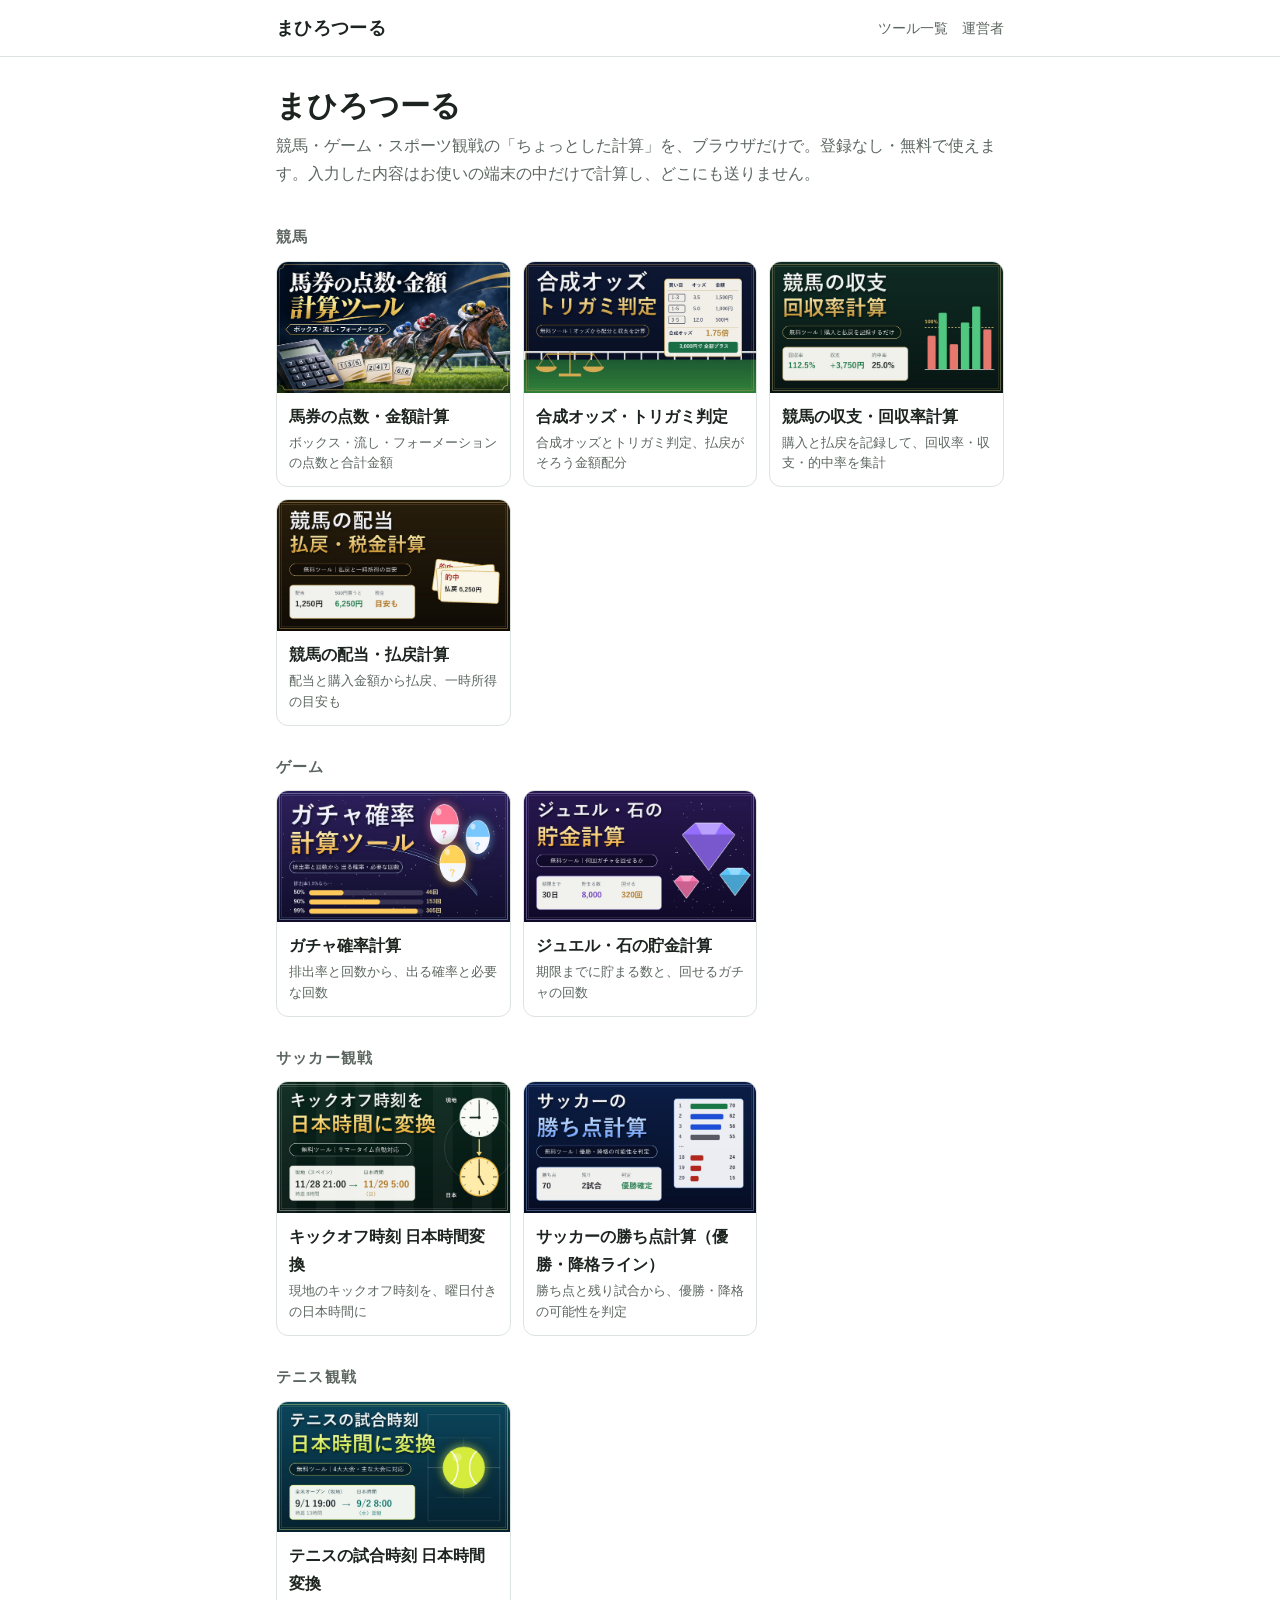
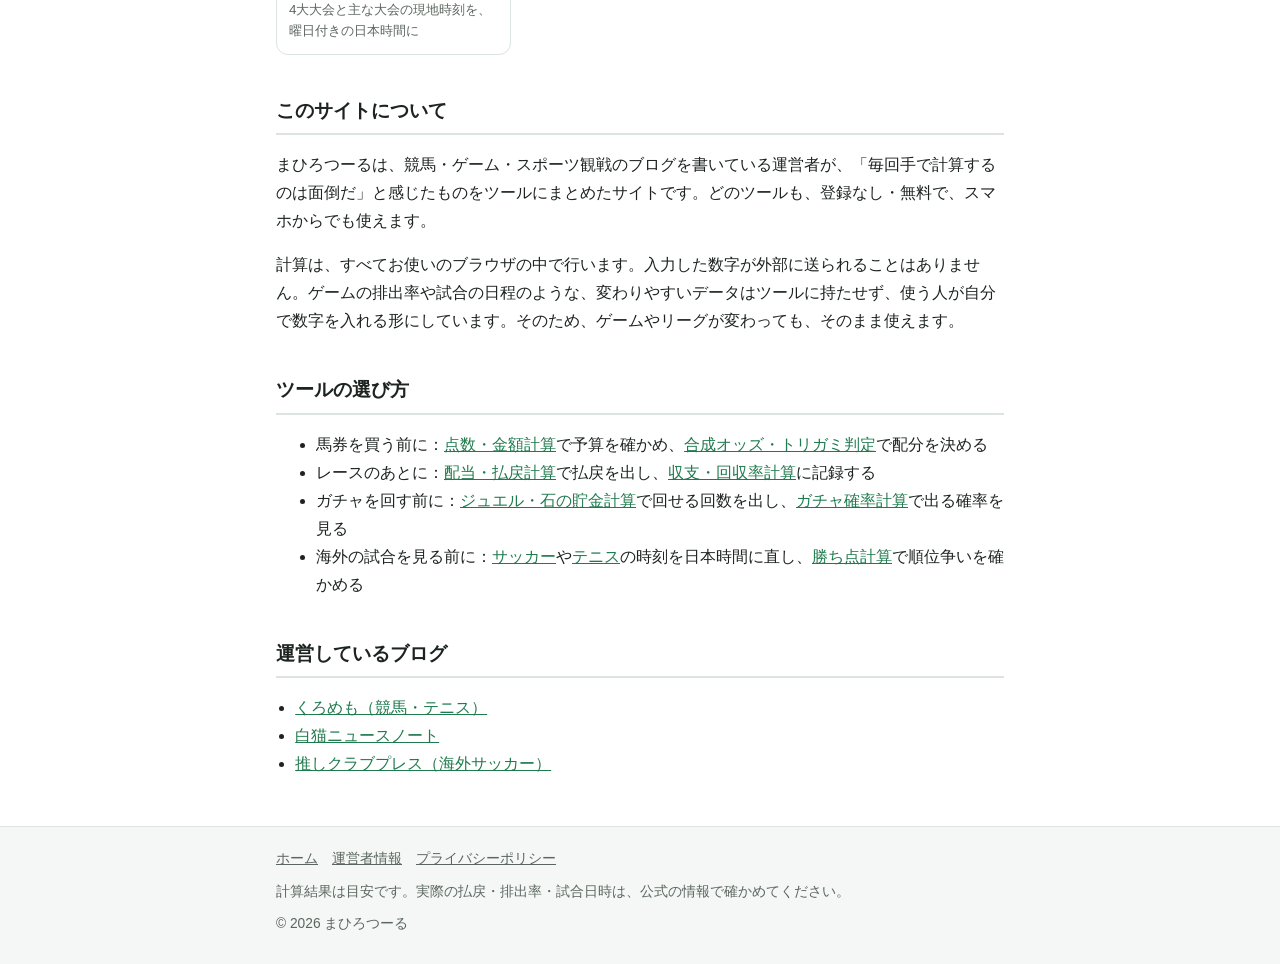
<file: index.html>
<!doctype html><html lang="ja"><head><meta charset="utf-8"><meta name="viewport" content="width=device-width,initial-scale=1"><title>まひろつーる</title><meta name="description" content="競馬・ゲーム・スポーツ観戦の「ちょっとした計算」を、ブラウザだけで。登録なし・無料の計算ツール集です。"><link rel="canonical" href="https://mahirotools.com/"><meta property="og:title" content="まひろつーる"><meta property="og:description" content="競馬・ゲーム・スポーツ観戦の「ちょっとした計算」を、ブラウザだけで。登録なし・無料の計算ツール集です。"><meta property="og:url" content="https://mahirotools.com/"><meta property="og:site_name" content="まひろつーる"><meta property="og:type" content="website"><meta name="twitter:card" content="summary_large_image"><meta property="og:image" content="https://mahirotools.com/img/bakken-tensu.jpg"><link rel="stylesheet" href="./style.css"><link rel="icon" href="./favicon.svg" type="image/svg+xml"><script async src="https://www.googletagmanager.com/gtag/js?id=G-DVRD8E0BH7"></script><script>window.dataLayer=window.dataLayer||[];function gtag(){dataLayer.push(arguments);}gtag('js',new Date());gtag('config','G-DVRD8E0BH7');</script><script async src="https://pagead2.googlesyndication.com/pagead/js/adsbygoogle.js?client=ca-pub-7625080695161072" crossorigin="anonymous"></script><script type="application/ld+json">{"@context": "https://schema.org", "@type": "WebSite", "name": "まひろつーる", "url": "https://mahirotools.com/", "inLanguage": "ja"}</script></head><body><header class="site"><div class="wrap"><a class="logo" href="./">まひろつーる</a><nav><a href="./#tools">ツール一覧</a><a href="./about/">運営者</a></nav></div></header><main class="wrap"><section class="hero"><h1>まひろつーる</h1><p>競馬・ゲーム・スポーツ観戦の「ちょっとした計算」を、ブラウザだけで。登録なし・無料で使えます。入力した内容はお使いの端末の中だけで計算し、どこにも送りません。</p></section><div id="tools"><section class="group"><h2>競馬</h2><div class="cards"><a class="card" href="bakken-tensu/"><img src="img/bakken-tensu.jpg" alt="" width="1200" height="675" loading="lazy"><b>馬券の点数・金額計算</b><span>ボックス・流し・フォーメーションの点数と合計金額</span></a><a class="card" href="gousei-odds/"><img src="img/gousei-odds.jpg" alt="" width="1200" height="675" loading="lazy"><b>合成オッズ・トリガミ判定</b><span>合成オッズとトリガミ判定、払戻がそろう金額配分</span></a><a class="card" href="keiba-shushi/"><img src="img/keiba-shushi.jpg" alt="" width="1200" height="675" loading="lazy"><b>競馬の収支・回収率計算</b><span>購入と払戻を記録して、回収率・収支・的中率を集計</span></a><a class="card" href="keiba-haitou/"><img src="img/keiba-haitou.jpg" alt="" width="1200" height="675" loading="lazy"><b>競馬の配当・払戻計算</b><span>配当と購入金額から払戻、一時所得の目安も</span></a></div></section><section class="group"><h2>ゲーム</h2><div class="cards"><a class="card" href="gacha-kakuritsu/"><img src="img/gacha-kakuritsu.jpg" alt="" width="1200" height="675" loading="lazy"><b>ガチャ確率計算</b><span>排出率と回数から、出る確率と必要な回数</span></a><a class="card" href="jewel-chokin/"><img src="img/jewel-chokin.jpg" alt="" width="1200" height="675" loading="lazy"><b>ジュエル・石の貯金計算</b><span>期限までに貯まる数と、回せるガチャの回数</span></a></div></section><section class="group"><h2>サッカー観戦</h2><div class="cards"><a class="card" href="kickoff-jst/"><img src="img/kickoff-jst.jpg" alt="" width="1200" height="675" loading="lazy"><b>キックオフ時刻 日本時間変換</b><span>現地のキックオフ時刻を、曜日付きの日本時間に</span></a><a class="card" href="soccer-kachiten/"><img src="img/soccer-kachiten.jpg" alt="" width="1200" height="675" loading="lazy"><b>サッカーの勝ち点計算（優勝・降格ライン）</b><span>勝ち点と残り試合から、優勝・降格の可能性を判定</span></a></div></section><section class="group"><h2>テニス観戦</h2><div class="cards"><a class="card" href="tennis-jst/"><img src="img/tennis-jst.jpg" alt="" width="1200" height="675" loading="lazy"><b>テニスの試合時刻 日本時間変換</b><span>4大大会と主な大会の現地時刻を、曜日付きの日本時間に</span></a></div></section></div><h2>このサイトについて</h2><p>まひろつーるは、競馬・ゲーム・スポーツ観戦のブログを書いている運営者が、「毎回手で計算するのは面倒だ」と感じたものをツールにまとめたサイトです。どのツールも、登録なし・無料で、スマホからでも使えます。</p><p>計算は、すべてお使いのブラウザの中で行います。入力した数字が外部に送られることはありません。ゲームの排出率や試合の日程のような、変わりやすいデータはツールに持たせず、使う人が自分で数字を入れる形にしています。そのため、ゲームやリーグが変わっても、そのまま使えます。</p><h2>ツールの選び方</h2><ul><li>馬券を買う前に：<a href="bakken-tensu/">点数・金額計算</a>で予算を確かめ、<a href="gousei-odds/">合成オッズ・トリガミ判定</a>で配分を決める</li><li>レースのあとに：<a href="keiba-haitou/">配当・払戻計算</a>で払戻を出し、<a href="keiba-shushi/">収支・回収率計算</a>に記録する</li><li>ガチャを回す前に：<a href="jewel-chokin/">ジュエル・石の貯金計算</a>で回せる回数を出し、<a href="gacha-kakuritsu/">ガチャ確率計算</a>で出る確率を見る</li><li>海外の試合を見る前に：<a href="kickoff-jst/">サッカー</a>や<a href="tennis-jst/">テニス</a>の時刻を日本時間に直し、<a href="soccer-kachiten/">勝ち点計算</a>で順位争いを確かめる</li></ul><h2>運営しているブログ</h2><ul class="blogs"><li><a href="https://kuromemo.blog.jp/">くろめも（競馬・テニス）</a></li><li><a href="https://whitechatnoir680yen.blog.jp/">白猫ニュースノート</a></li><li><a href="https://mahiro13th.com/">推しクラブプレス（海外サッカー）</a></li></ul></main><footer class="site"><div class="wrap"><a href="./">ホーム</a><a href="./about/">運営者情報</a><a href="./privacy/">プライバシーポリシー</a><p>計算結果は目安です。実際の払戻・排出率・試合日時は、公式の情報で確かめてください。</p><p>© 2026 まひろつーる</p></div></footer></body></html>
</file>
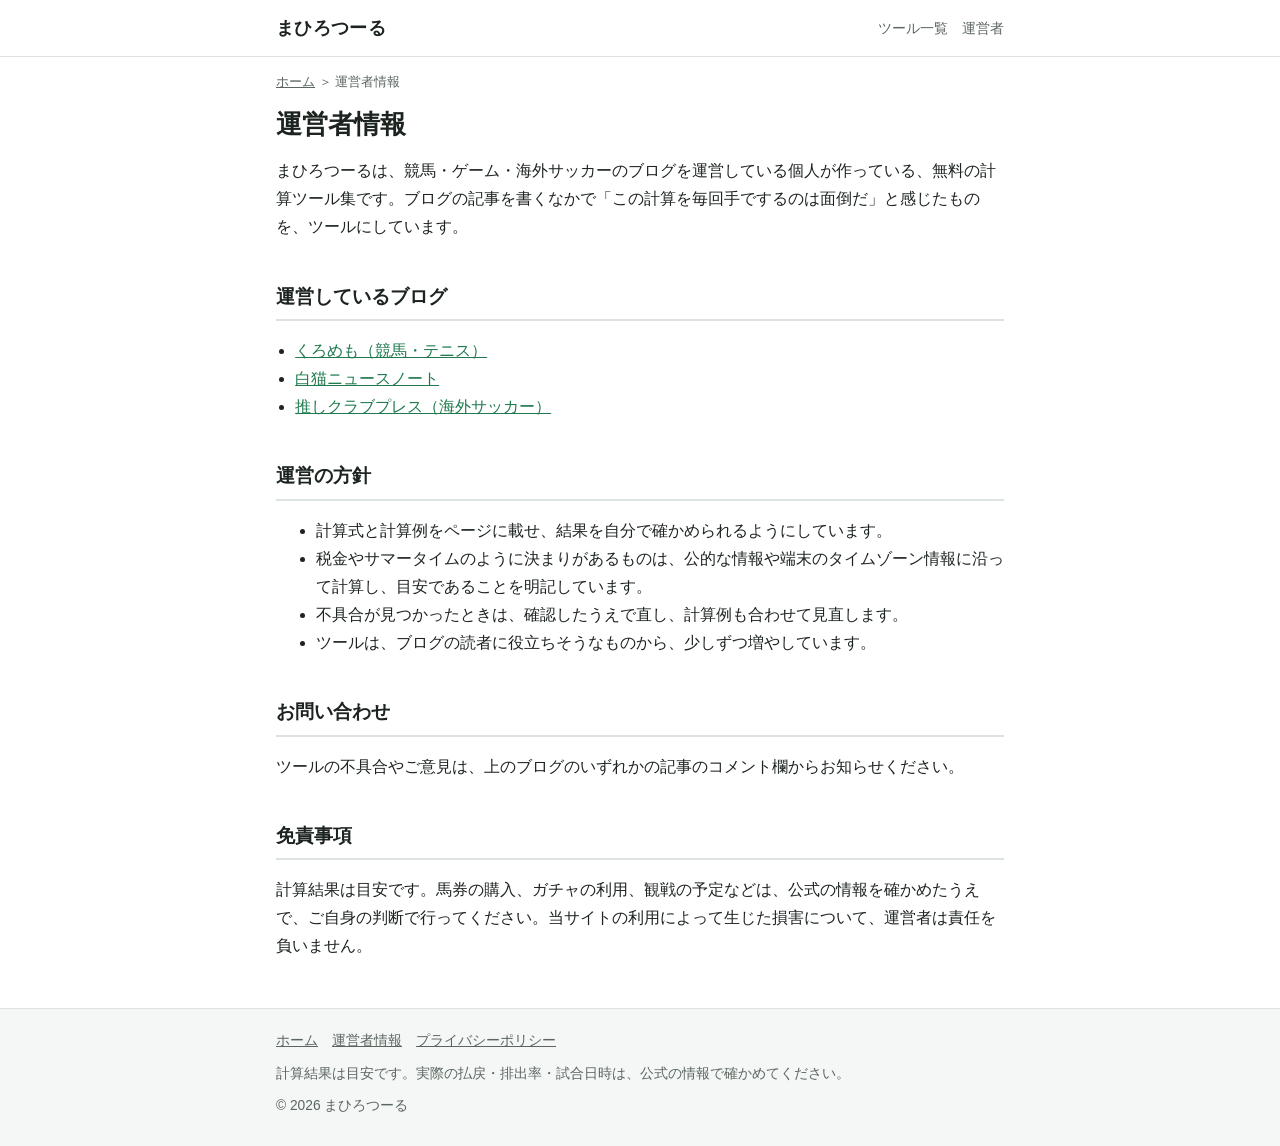
<file: about/index.html>
<!doctype html><html lang="ja"><head><meta charset="utf-8"><meta name="viewport" content="width=device-width,initial-scale=1"><title>運営者情報｜まひろつーる</title><meta name="description" content="まひろつーるの運営者情報と免責事項です。"><link rel="canonical" href="https://mahirotools.com/about/"><meta property="og:title" content="運営者情報｜まひろつーる"><meta property="og:description" content="まひろつーるの運営者情報と免責事項です。"><meta property="og:url" content="https://mahirotools.com/about/"><meta property="og:site_name" content="まひろつーる"><meta property="og:type" content="website"><meta name="twitter:card" content="summary_large_image"><link rel="stylesheet" href="../style.css"><link rel="icon" href="../favicon.svg" type="image/svg+xml"><script async src="https://www.googletagmanager.com/gtag/js?id=G-DVRD8E0BH7"></script><script>window.dataLayer=window.dataLayer||[];function gtag(){dataLayer.push(arguments);}gtag('js',new Date());gtag('config','G-DVRD8E0BH7');</script><script async src="https://pagead2.googlesyndication.com/pagead/js/adsbygoogle.js?client=ca-pub-7625080695161072" crossorigin="anonymous"></script></head><body><header class="site"><div class="wrap"><a class="logo" href="../">まひろつーる</a><nav><a href="../#tools">ツール一覧</a><a href="../about/">運営者</a></nav></div></header><main class="wrap"><p class="crumb"><a href="../">ホーム</a> ＞ 運営者情報</p><h1>運営者情報</h1><p>まひろつーるは、競馬・ゲーム・海外サッカーのブログを運営している個人が作っている、無料の計算ツール集です。ブログの記事を書くなかで「この計算を毎回手でするのは面倒だ」と感じたものを、ツールにしています。</p><h2>運営しているブログ</h2><ul class="blogs"><li><a href="https://kuromemo.blog.jp/">くろめも（競馬・テニス）</a></li><li><a href="https://whitechatnoir680yen.blog.jp/">白猫ニュースノート</a></li><li><a href="https://mahiro13th.com/">推しクラブプレス（海外サッカー）</a></li></ul><h2>運営の方針</h2><ul><li>計算式と計算例をページに載せ、結果を自分で確かめられるようにしています。</li><li>税金やサマータイムのように決まりがあるものは、公的な情報や端末のタイムゾーン情報に沿って計算し、目安であることを明記しています。</li><li>不具合が見つかったときは、確認したうえで直し、計算例も合わせて見直します。</li><li>ツールは、ブログの読者に役立ちそうなものから、少しずつ増やしています。</li></ul><h2>お問い合わせ</h2><p>ツールの不具合やご意見は、上のブログのいずれかの記事のコメント欄からお知らせください。</p><h2>免責事項</h2><p>計算結果は目安です。馬券の購入、ガチャの利用、観戦の予定などは、公式の情報を確かめたうえで、ご自身の判断で行ってください。当サイトの利用によって生じた損害について、運営者は責任を負いません。</p></main><footer class="site"><div class="wrap"><a href="../">ホーム</a><a href="../about/">運営者情報</a><a href="../privacy/">プライバシーポリシー</a><p>計算結果は目安です。実際の払戻・排出率・試合日時は、公式の情報で確かめてください。</p><p>© 2026 まひろつーる</p></div></footer></body></html>
</file>
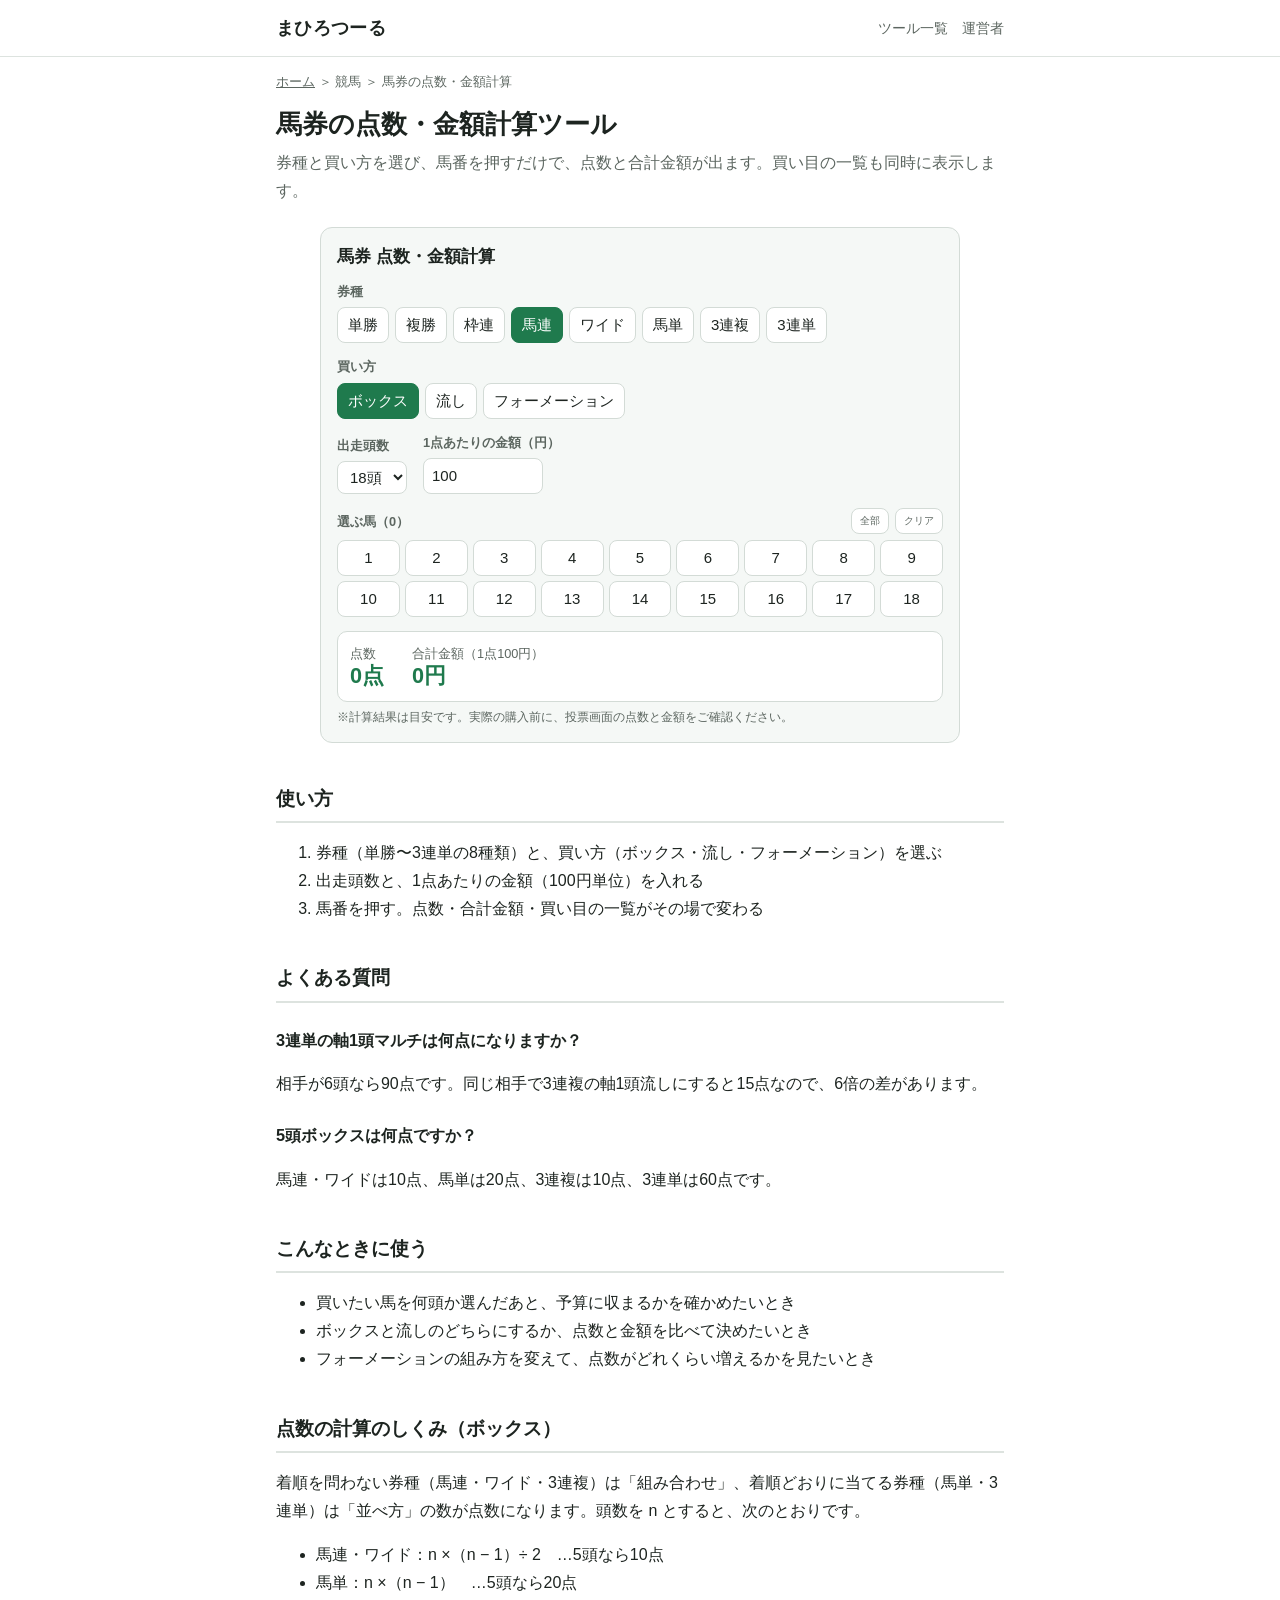
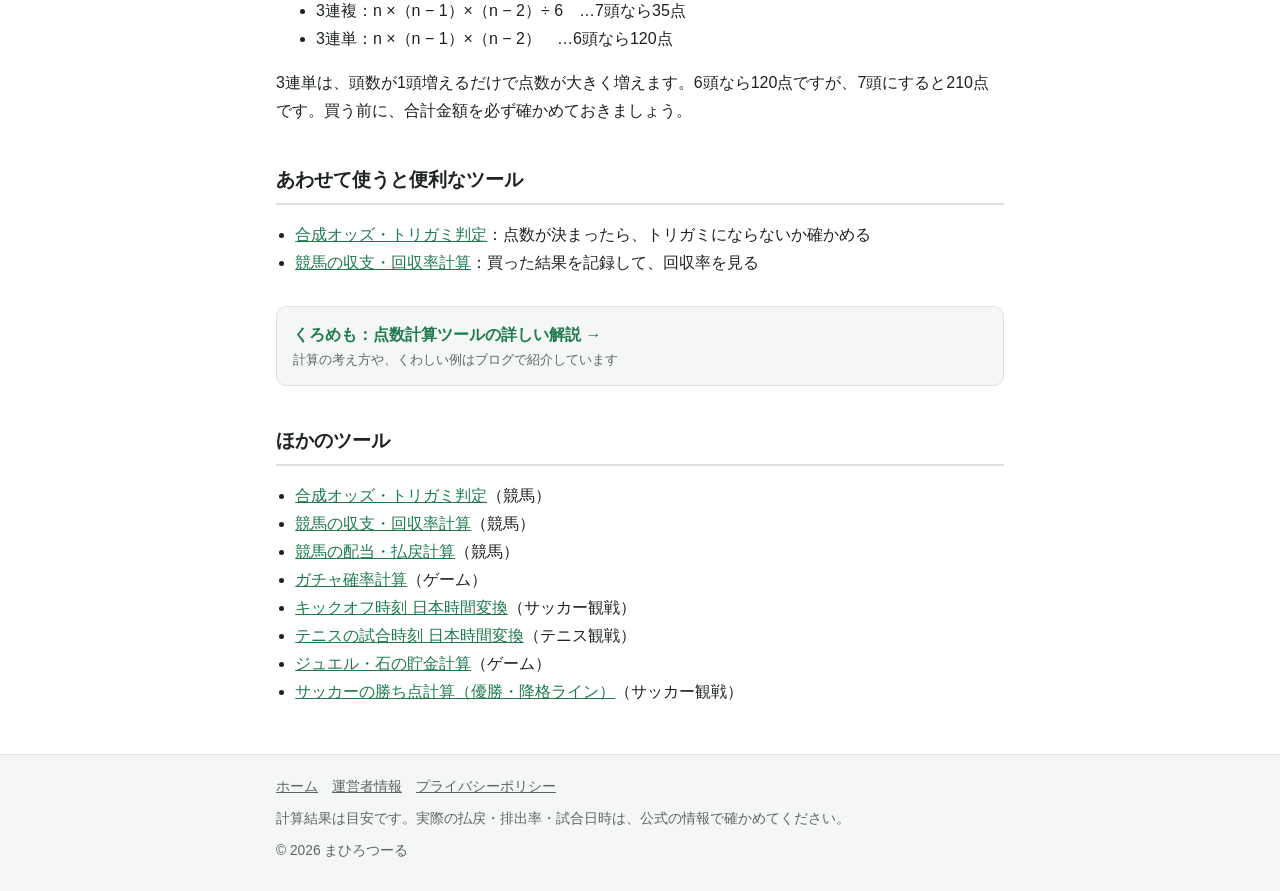
<file: bakken-tensu/index.html>
<!doctype html><html lang="ja"><head><meta charset="utf-8"><meta name="viewport" content="width=device-width,initial-scale=1"><title>馬券の点数・金額計算ツール｜まひろつーる</title><meta name="description" content="ボックス・流し・フォーメーションの点数と合計金額を、馬番を選ぶだけで計算する無料ツール。買い目の一覧も表示します。"><link rel="canonical" href="https://mahirotools.com/bakken-tensu/"><meta property="og:title" content="馬券の点数・金額計算ツール｜まひろつーる"><meta property="og:description" content="ボックス・流し・フォーメーションの点数と合計金額を、馬番を選ぶだけで計算する無料ツール。買い目の一覧も表示します。"><meta property="og:url" content="https://mahirotools.com/bakken-tensu/"><meta property="og:site_name" content="まひろつーる"><meta property="og:type" content="website"><meta name="twitter:card" content="summary_large_image"><meta property="og:image" content="https://mahirotools.com/img/bakken-tensu.jpg"><link rel="stylesheet" href="../style.css"><link rel="icon" href="../favicon.svg" type="image/svg+xml"><script async src="https://www.googletagmanager.com/gtag/js?id=G-DVRD8E0BH7"></script><script>window.dataLayer=window.dataLayer||[];function gtag(){dataLayer.push(arguments);}gtag('js',new Date());gtag('config','G-DVRD8E0BH7');</script><script async src="https://pagead2.googlesyndication.com/pagead/js/adsbygoogle.js?client=ca-pub-7625080695161072" crossorigin="anonymous"></script><script type="application/ld+json">{"@context": "https://schema.org", "@type": "WebApplication", "name": "馬券の点数・金額計算ツール", "description": "ボックス・流し・フォーメーションの点数と合計金額を、馬番を選ぶだけで計算する無料ツール。買い目の一覧も表示します。", "applicationCategory": "UtilitiesApplication", "operatingSystem": "Any", "inLanguage": "ja", "url": "https://mahirotools.com/bakken-tensu/", "offers": {"@type": "Offer", "price": "0", "priceCurrency": "JPY"}}</script></head><body><header class="site"><div class="wrap"><a class="logo" href="../">まひろつーる</a><nav><a href="../#tools">ツール一覧</a><a href="../about/">運営者</a></nav></div></header><main class="wrap"><p class="crumb"><a href="../">ホーム</a> ＞ 競馬 ＞ 馬券の点数・金額計算</p><h1>馬券の点数・金額計算ツール</h1><p class="lead">券種と買い方を選び、馬番を押すだけで、点数と合計金額が出ます。買い目の一覧も同時に表示します。</p>
<div id="kbc-root" class="kbc"></div>
<style>
.kbc{--a:#1f7a4d;--bg:#fff;--line:#d3dbd6;--sub:#5c6660;color:#1d2420;background:#f5f8f6;border:1px solid var(--line);border-radius:12px;padding:16px;max-width:640px;margin:1.5em auto;box-sizing:border-box;line-height:1.5;font-size:15px;text-align:left}
.kbc *{box-sizing:border-box}
.kbc-h{font-weight:700;font-size:1.15em;margin:0 0 12px}
.kbc-sec{margin:0 0 14px}
.kbc-lb{display:flex;align-items:center;gap:6px;font-size:.85em;color:var(--sub);margin:0 0 6px;font-weight:700}
.kbc-lb span{margin-right:auto}
.kbc-seg{display:flex;flex-wrap:wrap;gap:6px}
.kbc button{font:inherit;cursor:pointer;border:1px solid var(--line);background:var(--bg);color:inherit;border-radius:8px;padding:6px 10px;min-height:36px;margin:0;line-height:1.2;box-shadow:none}
.kbc button.on{background:var(--a);border-color:var(--a);color:#fff}
.kbc-num{display:grid;grid-template-columns:repeat(9,1fr);gap:5px}
.kbc-num button{padding:6px 0;font-variant-numeric:tabular-nums}
.kbc button.kbc-mini{font-size:.8em;padding:2px 8px;min-height:26px;font-weight:400}
.kbc-res{background:var(--bg);border:1px solid var(--line);border-radius:10px;padding:12px}
.kbc-big{display:flex;gap:28px;flex-wrap:wrap}
.kbc-big div{font-size:.85em;color:var(--sub)}
.kbc-big b{display:block;font-size:1.7em;color:var(--a);font-variant-numeric:tabular-nums;line-height:1.2}
.kbc-list{margin-top:10px;font-size:.9em;max-height:220px;overflow:auto;display:flex;flex-wrap:wrap;gap:4px 12px;font-variant-numeric:tabular-nums;border-top:1px solid var(--line);padding-top:8px}
.kbc-err{color:#b3261e;font-size:.9em;margin-top:6px}
.kbc-note{font-size:.8em;color:var(--sub);margin-top:6px}
.kbc input,.kbc select{font:inherit;padding:6px 8px;border:1px solid var(--line);border-radius:8px;background:#fff;color:inherit}
.kbc input{width:120px}
.kbc-inl{display:flex;gap:16px;flex-wrap:wrap;align-items:end}
.kbc label.kbc-chk{display:inline-flex;align-items:center;gap:6px;font-size:.9em;cursor:pointer}
@media (max-width:420px){.kbc-num{grid-template-columns:repeat(6,1fr)}.kbc{padding:12px}}
</style>
<script>
(function(){
var root=document.getElementById('kbc-root');
if(!root){return;}
var TYPES=[
{id:'tan',name:'単勝',k:1,ord:false},
{id:'fuku',name:'複勝',k:1,ord:false},
{id:'waku',name:'枠連',k:2,ord:false,waku:true},
{id:'umaren',name:'馬連',k:2,ord:false},
{id:'wide',name:'ワイド',k:2,ord:false},
{id:'umatan',name:'馬単',k:2,ord:true},
{id:'sanfuku',name:'3連複',k:3,ord:false},
{id:'santan',name:'3連単',k:3,ord:true}
];
var MODES=[{id:'box',name:'ボックス'},{id:'nagashi',name:'流し'},{id:'form',name:'フォーメーション'}];
var st={type:'umaren',mode:'box',n:18,unit:100,pos:0,multi:false,sel:[[],[],[]]};
var resEl=null;
function T(){for(var i=0;i<TYPES.length;i++){if(TYPES[i].id===st.type){return TYPES[i];}}return TYPES[0];}
function h(tag,attrs,kids){var e=document.createElement(tag);if(attrs){for(var a in attrs){if(a==='text'){e.textContent=attrs[a];}else if(a==='cls'){e.className=attrs[a];}else if(a.indexOf('on')===0){e.addEventListener(a.slice(2),attrs[a]);}else{e.setAttribute(a,attrs[a]);}}}if(kids){for(var j=0;j<kids.length;j++){if(kids[j]){e.appendChild(kids[j]);}}}return e;}
function num(a,b){return a-b;}
function maxNum(){return T().waku?8:st.n;}
function cap(w){var n=st.n;if(n<=8){return w<=n?1:0;}var base=Math.floor(n/8);var extra=n%8;return base+(w>8-extra?1:0);}
function has(arr,x){return arr.indexOf(x)>=0;}
function axisFixed(){var t=T();if(!t.ord){return false;}if(st.mode!=='nagashi'){return false;}if(t.k!==3){return false;}return st.sel[0].length===2;}
function isMulti(){return st.multi||axisFixed();}
function rowNames(){var t=T();if(t.k===1){return ['買う馬'];}if(st.mode==='box'){return [t.waku?'選ぶ枠':'選ぶ馬'];}if(st.mode==='nagashi'){return ['軸','相手'];}var r=[];for(var i=0;i<t.k;i++){r.push(t.ord?(i+1)+'着':(i+1)+(t.waku?'枠目':'頭目'));}return r;}
function resetSel(){st.sel=[[],[],[]];st.pos=0;st.multi=false;}
function toggle(row,x){var t=T();var s=st.sel[row];var i=s.indexOf(x);if(i>=0){s.splice(i,1);}else{s.push(x);if(st.mode==='nagashi'?!t.waku:false){var o=st.sel[1-row];var j=o.indexOf(x);if(j>=0){o.splice(j,1);}}}render();}
function compute(){
var t=T();var k=t.k;var N=maxNum();var S=st.sel;var mode=t.k===1?'single':st.mode;var res=[];var seen={};
if(t.waku?st.n<9:false){return {list:[],err:'枠連は9頭立て以上のレースで発売されます。'};}
if(mode==='single'){var a1=S[0].slice().sort(num);for(var q=0;q<a1.length;q++){res.push([a1[q]]);}return {list:res,err:''};}
if(mode==='nagashi'){var na=S[0].length;if(na===0){return {list:[],err:''};}if(k===2?na!==1:false){return {list:[],err:'軸は1つだけ選んでください。'};}if(k===3?na>2:false){return {list:[],err:'軸は2頭までです。'};}}
var multi=isMulti();var A=S[0];var P=S[1];var tp=[];
function ok(){
for(var i=0;i<k;i++){for(var j=0;j<i;j++){if(tp[i]===tp[j]){if(!t.waku){return false;}if(mode==='box'){return false;}if(cap(tp[i])<2){return false;}}}}
if(mode==='form'){for(var f=0;f<k;f++){if(!has(S[f],tp[f])){return false;}}return true;}
if(mode==='box'){for(var b=0;b<k;b++){if(!has(S[0],tp[b])){return false;}}return true;}
if(t.ord?!multi:false){for(var p=0;p<k;p++){if(p===st.pos){if(tp[p]!==A[0]){return false;}}else if(!has(P,tp[p])){return false;}}return true;}
var used=[];for(var x=0;x<A.length;x++){var found=-1;for(var y=0;y<k;y++){if(used[y]){continue;}if(tp[y]===A[x]){found=y;break;}}if(found<0){return false;}used[found]=true;}
for(var z=0;z<k;z++){if(used[z]){continue;}if(!has(P,tp[z])){return false;}}return true;}
function rec(d){if(d===k){if(ok()){var c=t.ord?tp.slice():tp.slice().sort(num);var key=c.join('-');if(!seen[key]){seen[key]=1;res.push(c);}}return;}for(var v=1;v<=N;v++){tp[d]=v;rec(d+1);}}
rec(0);
res.sort(function(a,b){for(var i=0;i<a.length;i++){if(a[i]!==b[i]){return a[i]-b[i];}}return 0;});
return {list:res,err:''};}
function fmtYen(v){return v.toLocaleString('ja-JP')+'円';}
function renderResult(){
if(!resEl){return;}
resEl.textContent='';
var t=T();var r=compute();var cnt=r.list.length;var unit=Math.max(0,Math.floor((st.unit||0)/100)*100);
resEl.appendChild(h('div',{cls:'kbc-big'},[h('div',null,[document.createTextNode('点数'),h('b',{text:cnt+'点'})]),h('div',null,[document.createTextNode('合計金額（1点'+fmtYen(unit)+'）'),h('b',{text:fmtYen(cnt*unit)})])]));
if(r.err){resEl.appendChild(h('div',{cls:'kbc-err',text:r.err}));}
if(cnt>0){var sep=t.ord?'→':'-';var lim=300;var list=h('div',{cls:'kbc-list'});for(var i=0;i<Math.min(cnt,lim);i++){list.appendChild(h('span',{text:r.list[i].join(sep)}));}if(cnt>lim){list.appendChild(h('span',{text:'ほか'+(cnt-lim)+'点'}));}resEl.appendChild(list);}
if(st.unit%100!==0){resEl.appendChild(h('div',{cls:'kbc-note',text:'金額は100円単位で計算しています。'}));}}
function seg(items,cur,fn){var w=h('div',{cls:'kbc-seg'});for(var i=0;i<items.length;i++){(function(it){w.appendChild(h('button',{type:'button',cls:it.id===cur?'on':'',text:it.name,onclick:function(){fn(it.id);}}));})(items[i]);}return w;}
function render(){
var t=T();root.textContent='';
root.appendChild(h('div',{cls:'kbc-h',text:'馬券 点数・金額計算'}));
root.appendChild(h('div',{cls:'kbc-sec'},[h('div',{cls:'kbc-lb'},[h('span',{text:'券種'})]),seg(TYPES,st.type,function(id){st.type=id;if(T().k===2?st.pos>1:false){st.pos=0;}resetSel();render();})]));
if(t.k>1){root.appendChild(h('div',{cls:'kbc-sec'},[h('div',{cls:'kbc-lb'},[h('span',{text:'買い方'})]),seg(MODES,st.mode,function(id){st.mode=id;resetSel();render();})]));}
var sel=h('select',{onchange:function(e){st.n=parseInt(e.target.value,10);var m=maxNum();for(var r=0;r<3;r++){st.sel[r]=st.sel[r].filter(function(x){return x<=m;});}render();}});
for(var n=5;n<=18;n++){var o=h('option',{value:String(n),text:n+'頭'});if(n===st.n){o.selected=true;}sel.appendChild(o);}
var inp=h('input',{type:'number',min:'100',step:'100',value:String(st.unit),inputmode:'numeric',oninput:function(e){st.unit=parseInt(e.target.value,10)||0;renderResult();}});
root.appendChild(h('div',{cls:'kbc-sec kbc-inl'},[h('div',null,[h('div',{cls:'kbc-lb'},[h('span',{text:'出走頭数'})]),sel]),h('div',null,[h('div',{cls:'kbc-lb'},[h('span',{text:'1点あたりの金額（円）'})]),inp])]));
if(t.ord?st.mode==='nagashi':false){
var opts=h('div',{cls:'kbc-sec'});
var fixed=axisFixed();
var cb=h('input',{type:'checkbox',onchange:function(e){st.multi=e.target.checked;render();}});cb.style.width='auto';cb.checked=isMulti();if(fixed){cb.disabled=true;}
opts.appendChild(h('label',{cls:'kbc-chk'},[cb,document.createTextNode(fixed?'マルチ（3連単の軸2頭流しはマルチのみ計算できます）':'マルチ（軸の着順を問わない）')]));
if(!isMulti()){var ps=[];for(var p=0;p<t.k;p++){ps.push({id:String(p),name:'軸を'+(p+1)+'着に固定'});}var pw=seg(ps,String(st.pos),function(id){st.pos=parseInt(id,10);render();});pw.style.marginTop='8px';opts.appendChild(pw);}
root.appendChild(opts);}
var names=rowNames();var N=maxNum();
for(var r=0;r<names.length;r++){(function(row){
var grid=h('div',{cls:'kbc-num'});
for(var x=1;x<=N;x++){(function(v){var lab=t.waku?v+'枠':String(v);var b=h('button',{type:'button',cls:has(st.sel[row],v)?'on':'',text:lab,onclick:function(){toggle(row,v);}});if(t.waku?cap(v)>=2:false){b.title=cap(v)+'頭';}grid.appendChild(b);})(x);}
var allBtn=(st.mode==='nagashi'?row===0:false)?null:h('button',{type:'button',cls:'kbc-mini',text:'全部',onclick:function(){var a=[];for(var i=1;i<=N;i++){if(st.mode==='nagashi'?(t.waku?false:has(st.sel[0],i)):false){continue;}a.push(i);}st.sel[row]=a;render();}});
var clr=h('button',{type:'button',cls:'kbc-mini',text:'クリア',onclick:function(){st.sel[row]=[];render();}});
root.appendChild(h('div',{cls:'kbc-sec'},[h('div',{cls:'kbc-lb'},[h('span',{text:names[row]+'（'+st.sel[row].length+'）'}),allBtn,clr]),grid]));
})(r);}
var hint='';
if(t.k>1?st.mode==='nagashi':false){hint=t.k===3?'軸は1頭または2頭を選べます。':'軸を1つ選び、相手を選んでください。';}
if(t.waku?st.mode!=='box':false){hint+='同じ枠に2頭以上いるときは、ゾロ目（例：8-8）も計算に含めます。';}
if(t.waku?st.mode==='box':false){hint+='ボックスにはゾロ目は含まれません。';}
if(hint){root.appendChild(h('div',{cls:'kbc-note',text:hint}));}
resEl=h('div',{cls:'kbc-res'});root.appendChild(resEl);
root.appendChild(h('div',{cls:'kbc-note',text:'※計算結果は目安です。実際の購入前に、投票画面の点数と金額をご確認ください。'}));
renderResult();}
render();
})();
</script>

<h2>使い方</h2>
<ol>
<li>券種（単勝〜3連単の8種類）と、買い方（ボックス・流し・フォーメーション）を選ぶ</li>
<li>出走頭数と、1点あたりの金額（100円単位）を入れる</li>
<li>馬番を押す。点数・合計金額・買い目の一覧がその場で変わる</li>
</ol>
<h2>よくある質問</h2>
<h3>3連単の軸1頭マルチは何点になりますか？</h3>
<p>相手が6頭なら90点です。同じ相手で3連複の軸1頭流しにすると15点なので、6倍の差があります。</p>
<h3>5頭ボックスは何点ですか？</h3>
<p>馬連・ワイドは10点、馬単は20点、3連複は10点、3連単は60点です。</p>
<h2>こんなときに使う</h2>
<ul>
<li>買いたい馬を何頭か選んだあと、予算に収まるかを確かめたいとき</li>
<li>ボックスと流しのどちらにするか、点数と金額を比べて決めたいとき</li>
<li>フォーメーションの組み方を変えて、点数がどれくらい増えるかを見たいとき</li>
</ul>
<h2>点数の計算のしくみ（ボックス）</h2>
<p>着順を問わない券種（馬連・ワイド・3連複）は「組み合わせ」、着順どおりに当てる券種（馬単・3連単）は「並べ方」の数が点数になります。頭数を n とすると、次のとおりです。</p>
<ul>
<li>馬連・ワイド：n ×（n − 1）÷ 2　…5頭なら10点</li>
<li>馬単：n ×（n − 1）　…5頭なら20点</li>
<li>3連複：n ×（n − 1）×（n − 2）÷ 6　…7頭なら35点</li>
<li>3連単：n ×（n − 1）×（n − 2）　…6頭なら120点</li>
</ul>
<p>3連単は、頭数が1頭増えるだけで点数が大きく増えます。6頭なら120点ですが、7頭にすると210点です。買う前に、合計金額を必ず確かめておきましょう。</p>
<section class="related"><h2>あわせて使うと便利なツール</h2><ul><li><a href="../gousei-odds/">合成オッズ・トリガミ判定</a>：点数が決まったら、トリガミにならないか確かめる</li><li><a href="../keiba-shushi/">競馬の収支・回収率計算</a>：買った結果を記録して、回収率を見る</li></ul></section><a class="more" href="https://kuromemo.blog.jp/archives/40964688.html">くろめも：点数計算ツールの詳しい解説 →<small>計算の考え方や、くわしい例はブログで紹介しています</small></a><section class="related"><h2>ほかのツール</h2><ul><li><a href="../gousei-odds/">合成オッズ・トリガミ判定</a>（競馬）</li><li><a href="../keiba-shushi/">競馬の収支・回収率計算</a>（競馬）</li><li><a href="../keiba-haitou/">競馬の配当・払戻計算</a>（競馬）</li><li><a href="../gacha-kakuritsu/">ガチャ確率計算</a>（ゲーム）</li><li><a href="../kickoff-jst/">キックオフ時刻 日本時間変換</a>（サッカー観戦）</li><li><a href="../tennis-jst/">テニスの試合時刻 日本時間変換</a>（テニス観戦）</li><li><a href="../jewel-chokin/">ジュエル・石の貯金計算</a>（ゲーム）</li><li><a href="../soccer-kachiten/">サッカーの勝ち点計算（優勝・降格ライン）</a>（サッカー観戦）</li></ul></section></main><footer class="site"><div class="wrap"><a href="../">ホーム</a><a href="../about/">運営者情報</a><a href="../privacy/">プライバシーポリシー</a><p>計算結果は目安です。実際の払戻・排出率・試合日時は、公式の情報で確かめてください。</p><p>© 2026 まひろつーる</p></div></footer></body></html>
</file>
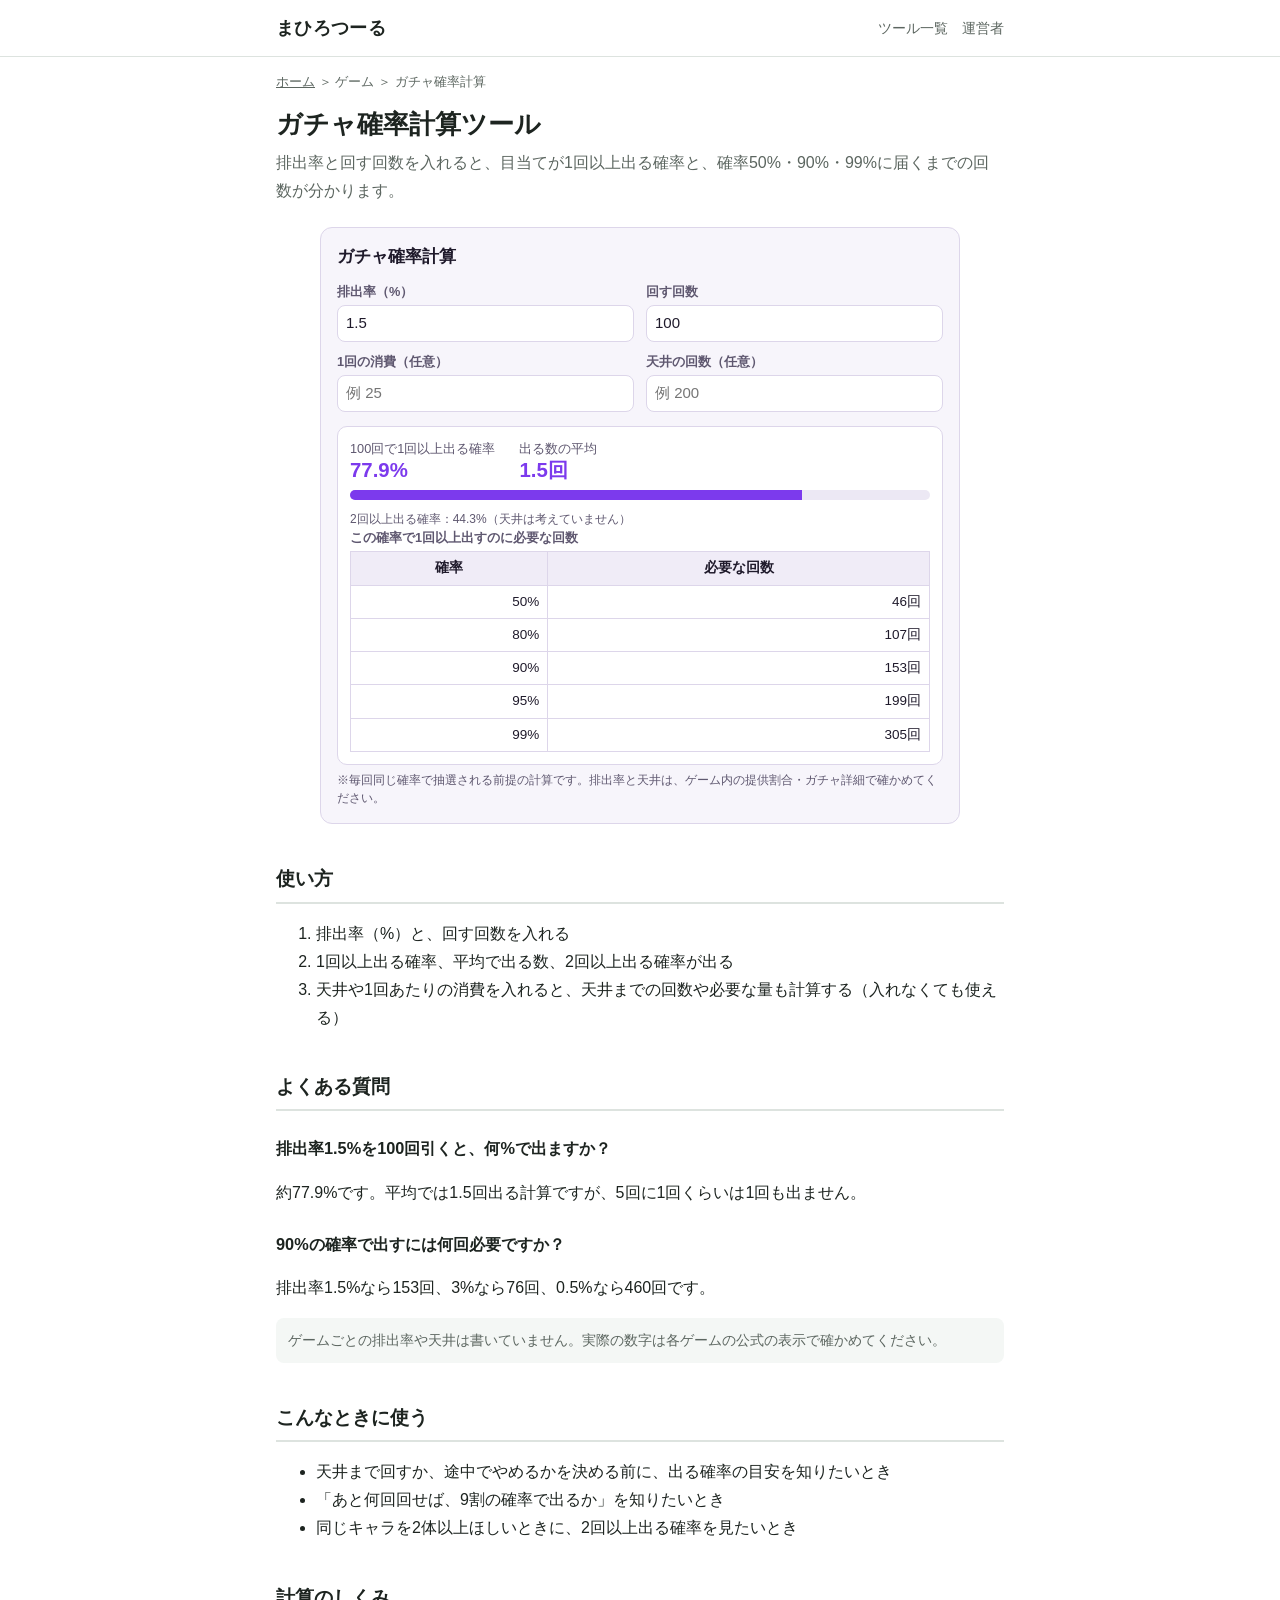
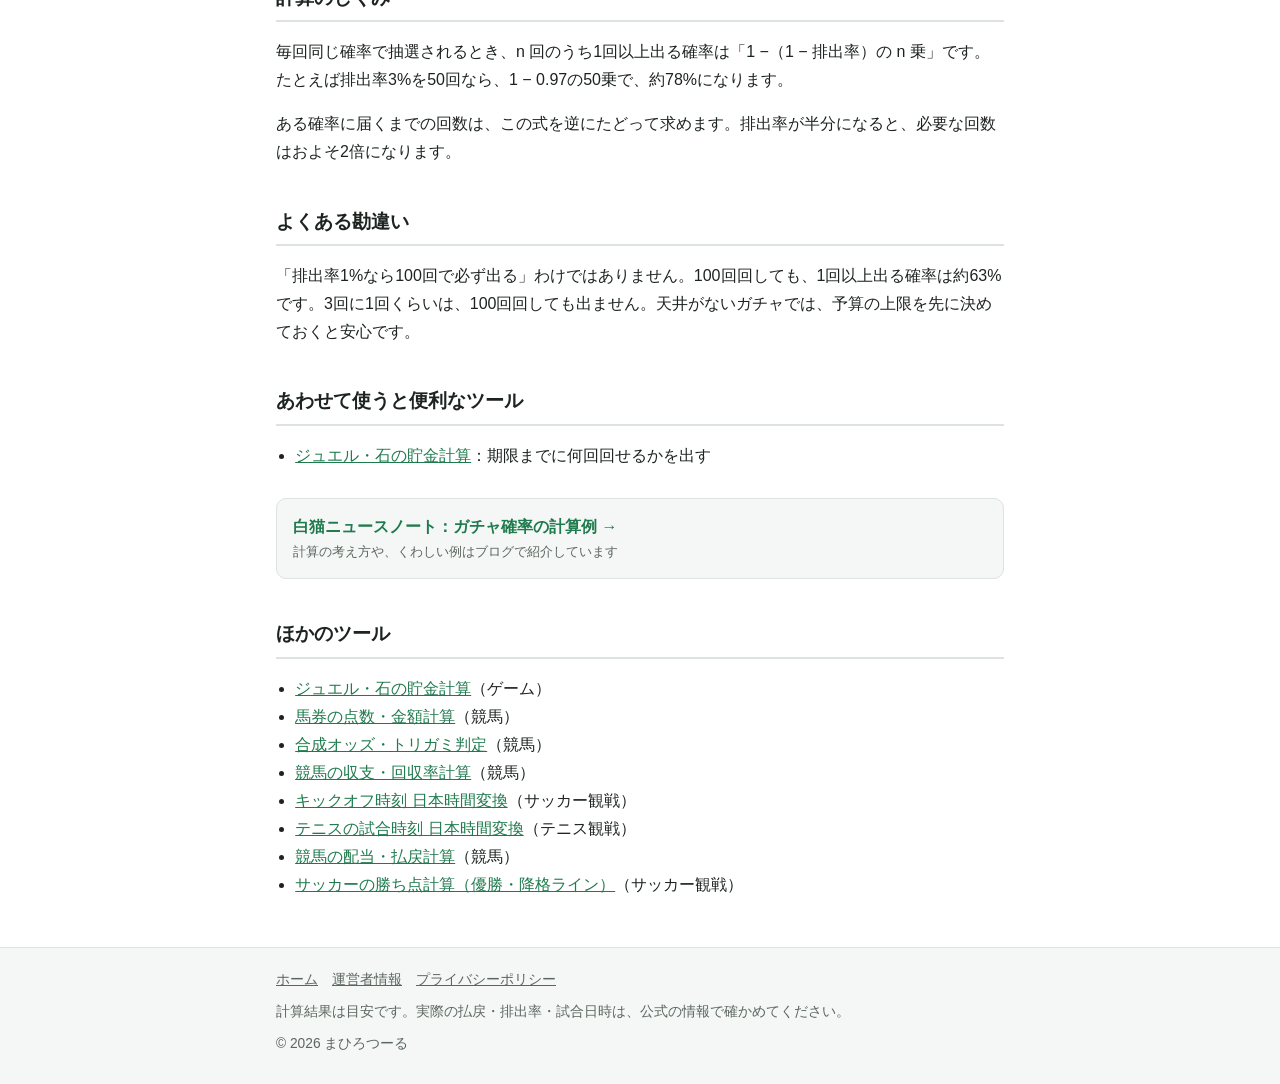
<file: gacha-kakuritsu/index.html>
<!doctype html><html lang="ja"><head><meta charset="utf-8"><meta name="viewport" content="width=device-width,initial-scale=1"><title>ガチャ確率計算ツール｜まひろつーる</title><meta name="description" content="排出率と回す回数から、1回以上出る確率と、50%・90%・99%に必要な回数を計算する無料ツール。天井と消費も入れられます。"><link rel="canonical" href="https://mahirotools.com/gacha-kakuritsu/"><meta property="og:title" content="ガチャ確率計算ツール｜まひろつーる"><meta property="og:description" content="排出率と回す回数から、1回以上出る確率と、50%・90%・99%に必要な回数を計算する無料ツール。天井と消費も入れられます。"><meta property="og:url" content="https://mahirotools.com/gacha-kakuritsu/"><meta property="og:site_name" content="まひろつーる"><meta property="og:type" content="website"><meta name="twitter:card" content="summary_large_image"><meta property="og:image" content="https://mahirotools.com/img/gacha-kakuritsu.jpg"><link rel="stylesheet" href="../style.css"><link rel="icon" href="../favicon.svg" type="image/svg+xml"><script async src="https://www.googletagmanager.com/gtag/js?id=G-DVRD8E0BH7"></script><script>window.dataLayer=window.dataLayer||[];function gtag(){dataLayer.push(arguments);}gtag('js',new Date());gtag('config','G-DVRD8E0BH7');</script><script async src="https://pagead2.googlesyndication.com/pagead/js/adsbygoogle.js?client=ca-pub-7625080695161072" crossorigin="anonymous"></script><script type="application/ld+json">{"@context": "https://schema.org", "@type": "WebApplication", "name": "ガチャ確率計算ツール", "description": "排出率と回す回数から、1回以上出る確率と、50%・90%・99%に必要な回数を計算する無料ツール。天井と消費も入れられます。", "applicationCategory": "UtilitiesApplication", "operatingSystem": "Any", "inLanguage": "ja", "url": "https://mahirotools.com/gacha-kakuritsu/", "offers": {"@type": "Offer", "price": "0", "priceCurrency": "JPY"}}</script></head><body><header class="site"><div class="wrap"><a class="logo" href="../">まひろつーる</a><nav><a href="../#tools">ツール一覧</a><a href="../about/">運営者</a></nav></div></header><main class="wrap"><p class="crumb"><a href="../">ホーム</a> ＞ ゲーム ＞ ガチャ確率計算</p><h1>ガチャ確率計算ツール</h1><p class="lead">排出率と回す回数を入れると、目当てが1回以上出る確率と、確率50%・90%・99%に届くまでの回数が分かります。</p>
<div id="kgc-root" class="kgc"></div>
<style>
.kgc{--a:#7c3aed;--bg:#fff;--line:#ddd6ea;--sub:#5f5870;color:#1f1a2b !important;background:#f7f5fb !important;border:1px solid var(--line);border-radius:12px;padding:16px;max-width:640px;margin:1.5em auto;box-sizing:border-box;line-height:1.5;font-size:15px;text-align:left}
.kgc *{box-sizing:border-box}
.kgc-h{font-weight:700;font-size:1.15em;margin:0 0 12px}
.kgc-grid{display:grid;grid-template-columns:1fr 1fr;gap:10px 12px;margin-bottom:14px}
.kgc-lb{font-size:.85em;color:var(--sub);margin:0 0 4px;font-weight:700}
.kgc input{font:inherit;padding:6px 8px;border:1px solid var(--line);border-radius:8px;background:#fff;color:#1f1a2b;width:100%;min-width:0}
.kgc-res{background:var(--bg);border:1px solid var(--line);border-radius:10px;padding:12px}
.kgc-big{display:flex;gap:24px;flex-wrap:wrap;margin-bottom:8px}
.kgc-big div{font-size:.85em;color:var(--sub)}
.kgc-big b{display:block;font-size:1.6em;color:var(--a);font-variant-numeric:tabular-nums;line-height:1.2}
.kgc-bar{height:10px;background:#ece8f4;border-radius:5px;overflow:hidden;margin:4px 0 10px}
.kgc-bar span{display:block;height:100%;background:var(--a)}
.kgc-tw{overflow-x:auto}
.kgc table{border-collapse:collapse;width:100%;min-width:300px;font-size:.9em;font-variant-numeric:tabular-nums;background:#fff !important;color:#1f1a2b !important}
.kgc th,.kgc td{border:1px solid var(--line);padding:6px 8px;text-align:right;white-space:nowrap;background:#fff !important;color:#1f1a2b !important}
.kgc th{background:#f0ecf7 !important;text-align:center}
.kgc-err{color:#b3261e;font-size:.9em;margin-top:6px}
.kgc-note{font-size:.8em;color:var(--sub);margin-top:6px}
@media (max-width:420px){.kgc{padding:12px}}
</style>
<script>
(function(){
var root=document.getElementById('kgc-root');
if(!root){return;}
var st={rate:'1.5',pulls:'100',cost:'',ceil:''};
var resEl=null;
function h(tag,attrs,kids){var e=document.createElement(tag);if(attrs){for(var a in attrs){if(a==='text'){e.textContent=attrs[a];}else if(a==='cls'){e.className=attrs[a];}else if(a.indexOf('on')===0){e.addEventListener(a.slice(2),attrs[a]);}else{e.setAttribute(a,attrs[a]);}}}if(kids){for(var j=0;j<kids.length;j++){if(kids[j]){e.appendChild(kids[j]);}}}return e;}
function num(s){var t=String(s).replace(/[０-９．]/g,function(c){return c==='．'?'.':String.fromCharCode(c.charCodeAt(0)-65248);}).replace(/[,%％]/g,'').trim();if(t===''){return NaN;}return Number(t);}
function pct(x){if(x>=1){return '100%';}var v=Math.floor(x*1000)/10;if(v>=100){v=99.9;}return v.toFixed(1)+'%';}
function need(p,q){return Math.ceil(Math.log(1-q)/Math.log(1-p)-1e-9);}
function renderResult(){
if(!resEl){return;}resEl.textContent='';
var r=num(st.rate);var n=Math.floor(num(st.pulls));var c=num(st.cost);var cl=Math.floor(num(st.ceil));
if(isNaN(r)){resEl.appendChild(h('div',{cls:'kgc-err',text:'排出率を入れてください。'}));return;}
if(r<=0){resEl.appendChild(h('div',{cls:'kgc-err',text:'排出率は0より大きい値を入れてください。'}));return;}
if(r>100){resEl.appendChild(h('div',{cls:'kgc-err',text:'排出率は100%以下で入れてください。'}));return;}
if(isNaN(n)){n=0;}if(n<0){n=0;}
var p=r/100;var hasCeil=isNaN(cl)?false:cl>0;var hasCost=isNaN(c)?false:c>0;
var p1=hasCeil?(n>=cl?1:1-Math.pow(1-p,n)):1-Math.pow(1-p,n);
var p2=1-Math.pow(1-p,n)-n*p*Math.pow(1-p,n-1);if(n<2){p2=0;}
var bar=h('div',{cls:'kgc-bar'},[h('span')]);bar.firstChild.style.width=Math.min(100,p1*100)+'%';
var kids=[h('div',null,[document.createTextNode(n+'回で1回以上出る確率'),h('b',{text:pct(p1)})]),h('div',null,[document.createTextNode('出る数の平均'),h('b',{text:(Math.round(n*p*100)/100)+'回'})])];
if(hasCost){kids.push(h('div',null,[document.createTextNode(n+'回分の消費'),h('b',{text:(n*c).toLocaleString('ja-JP')})]));}
resEl.appendChild(h('div',{cls:'kgc-big'},kids));resEl.appendChild(bar);
if(hasCeil){if(n>=cl){resEl.appendChild(h('div',{cls:'kgc-note',text:'天井（'+cl+'回）に届くので、確実に手に入ります。'}));}}
if(p2>0){resEl.appendChild(h('div',{cls:'kgc-note',text:'2回以上出る確率：'+pct(p2)+'（天井は考えていません）'}));}
var tb=h('tbody');var qs=[0.5,0.8,0.9,0.95,0.99];
for(var i=0;i<qs.length;i++){var k=p>=1?1:need(p,qs[i]);var capped=hasCeil?k>cl:false;var shown=capped?cl:k;
var row=[h('td',{text:Math.round(qs[i]*100)+'%'}),h('td',{text:shown.toLocaleString('ja-JP')+'回'+(capped?'（天井）':'')})];
if(hasCost){row.push(h('td',{text:(shown*c).toLocaleString('ja-JP')}));}
tb.appendChild(h('tr',null,row));}
var th=h('tr',null,[h('th',{text:'確率'}),h('th',{text:'必要な回数'})]);if(hasCost){th.appendChild(h('th',{text:'消費'}));}
resEl.appendChild(h('div',{cls:'kgc-lb',text:'この確率で1回以上出すのに必要な回数'}));
resEl.appendChild(h('div',{cls:'kgc-tw'},[h('table',null,[h('thead',null,[th]),tb])]));}
function field(key,lab,ph,mode){return h('div',null,[h('div',{cls:'kgc-lb',text:lab}),h('input',{type:'text',inputmode:mode,placeholder:ph,value:st[key],'aria-label':lab,oninput:function(e){st[key]=e.target.value;renderResult();}})]);}
function render(){
root.textContent='';
root.appendChild(h('div',{cls:'kgc-h',text:'ガチャ確率計算'}));
root.appendChild(h('div',{cls:'kgc-grid'},[field('rate','排出率（%）','例 1.5','decimal'),field('pulls','回す回数','例 100','numeric'),field('cost','1回の消費（任意）','例 25','decimal'),field('ceil','天井の回数（任意）','例 200','numeric')]));
resEl=h('div',{cls:'kgc-res'});root.appendChild(resEl);
root.appendChild(h('div',{cls:'kgc-note',text:'※毎回同じ確率で抽選される前提の計算です。排出率と天井は、ゲーム内の提供割合・ガチャ詳細で確かめてください。'}));
renderResult();}
render();
})();
</script>

<h2>使い方</h2>
<ol>
<li>排出率（%）と、回す回数を入れる</li>
<li>1回以上出る確率、平均で出る数、2回以上出る確率が出る</li>
<li>天井や1回あたりの消費を入れると、天井までの回数や必要な量も計算する（入れなくても使える）</li>
</ol>
<h2>よくある質問</h2>
<h3>排出率1.5%を100回引くと、何%で出ますか？</h3>
<p>約77.9%です。平均では1.5回出る計算ですが、5回に1回くらいは1回も出ません。</p>
<h3>90%の確率で出すには何回必要ですか？</h3>
<p>排出率1.5%なら153回、3%なら76回、0.5%なら460回です。</p>
<p class="note">ゲームごとの排出率や天井は書いていません。実際の数字は各ゲームの公式の表示で確かめてください。</p>
<h2>こんなときに使う</h2>
<ul>
<li>天井まで回すか、途中でやめるかを決める前に、出る確率の目安を知りたいとき</li>
<li>「あと何回回せば、9割の確率で出るか」を知りたいとき</li>
<li>同じキャラを2体以上ほしいときに、2回以上出る確率を見たいとき</li>
</ul>
<h2>計算のしくみ</h2>
<p>毎回同じ確率で抽選されるとき、n 回のうち1回以上出る確率は「1 −（1 − 排出率）の n 乗」です。たとえば排出率3%を50回なら、1 − 0.97の50乗で、約78%になります。</p>
<p>ある確率に届くまでの回数は、この式を逆にたどって求めます。排出率が半分になると、必要な回数はおよそ2倍になります。</p>
<h2>よくある勘違い</h2>
<p>「排出率1%なら100回で必ず出る」わけではありません。100回回しても、1回以上出る確率は約63%です。3回に1回くらいは、100回回しても出ません。天井がないガチャでは、予算の上限を先に決めておくと安心です。</p>
<section class="related"><h2>あわせて使うと便利なツール</h2><ul><li><a href="../jewel-chokin/">ジュエル・石の貯金計算</a>：期限までに何回回せるかを出す</li></ul></section><a class="more" href="https://whitechatnoir680yen.blog.jp/archives/38837683.html">白猫ニュースノート：ガチャ確率の計算例 →<small>計算の考え方や、くわしい例はブログで紹介しています</small></a><section class="related"><h2>ほかのツール</h2><ul><li><a href="../jewel-chokin/">ジュエル・石の貯金計算</a>（ゲーム）</li><li><a href="../bakken-tensu/">馬券の点数・金額計算</a>（競馬）</li><li><a href="../gousei-odds/">合成オッズ・トリガミ判定</a>（競馬）</li><li><a href="../keiba-shushi/">競馬の収支・回収率計算</a>（競馬）</li><li><a href="../kickoff-jst/">キックオフ時刻 日本時間変換</a>（サッカー観戦）</li><li><a href="../tennis-jst/">テニスの試合時刻 日本時間変換</a>（テニス観戦）</li><li><a href="../keiba-haitou/">競馬の配当・払戻計算</a>（競馬）</li><li><a href="../soccer-kachiten/">サッカーの勝ち点計算（優勝・降格ライン）</a>（サッカー観戦）</li></ul></section></main><footer class="site"><div class="wrap"><a href="../">ホーム</a><a href="../about/">運営者情報</a><a href="../privacy/">プライバシーポリシー</a><p>計算結果は目安です。実際の払戻・排出率・試合日時は、公式の情報で確かめてください。</p><p>© 2026 まひろつーる</p></div></footer></body></html>
</file>
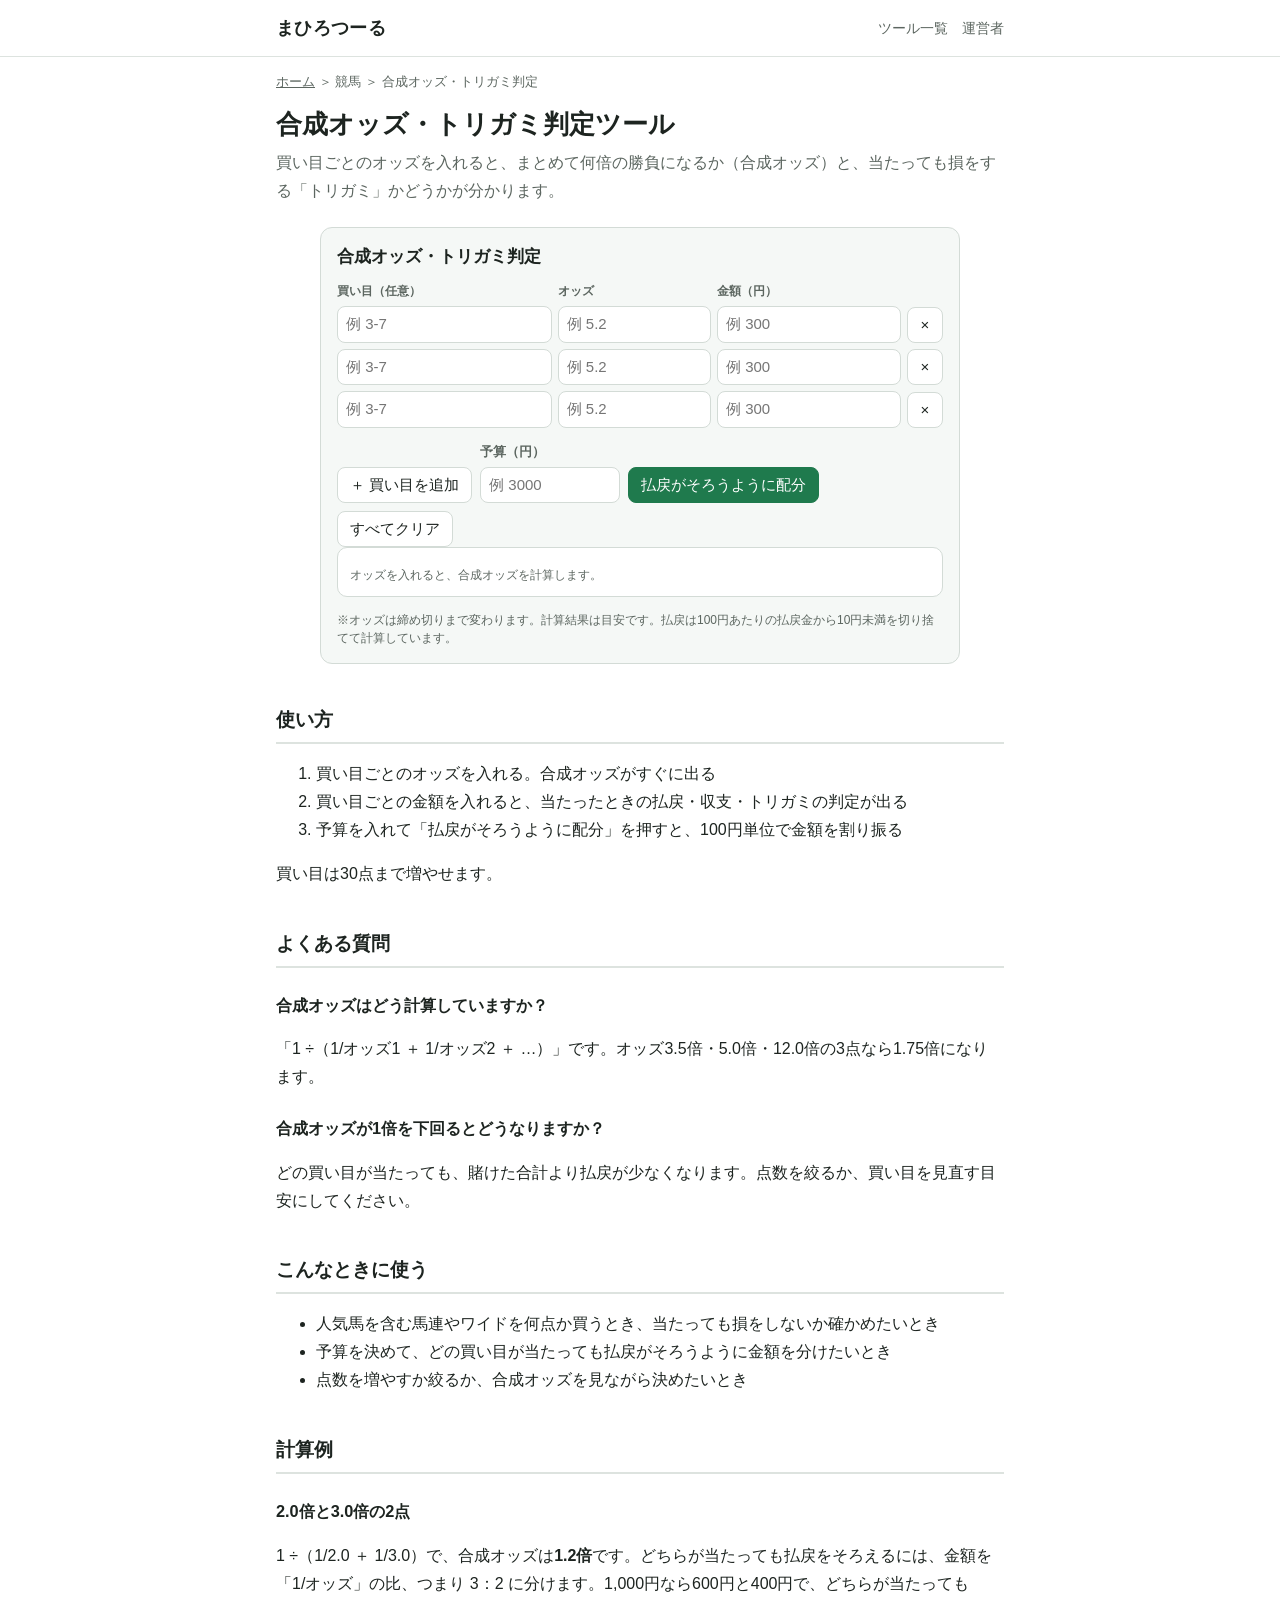
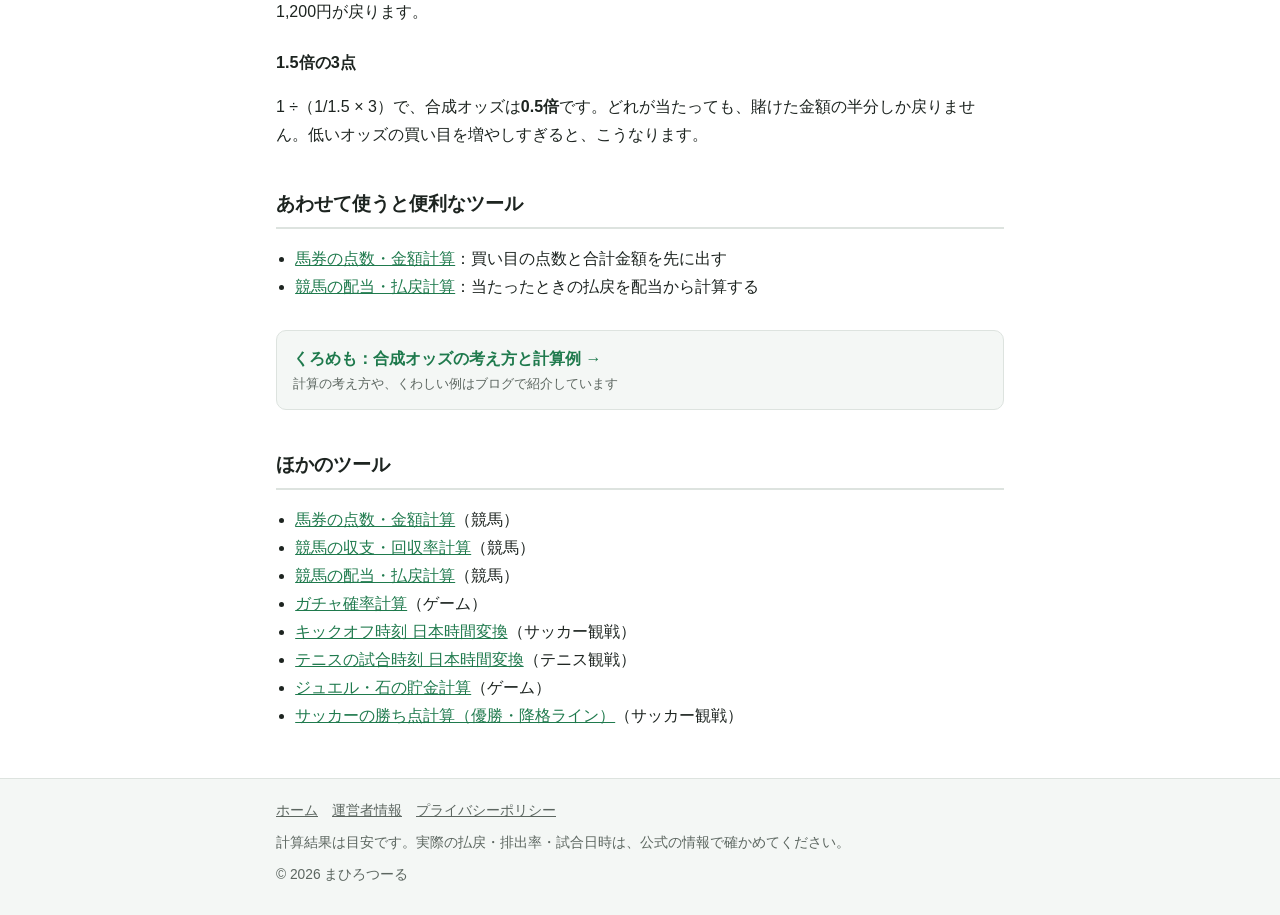
<file: gousei-odds/index.html>
<!doctype html><html lang="ja"><head><meta charset="utf-8"><meta name="viewport" content="width=device-width,initial-scale=1"><title>合成オッズ・トリガミ判定ツール｜まひろつーる</title><meta name="description" content="買い目ごとのオッズから合成オッズを計算し、トリガミになるかを判定する無料ツール。予算から払戻がそろう配分も出せます。"><link rel="canonical" href="https://mahirotools.com/gousei-odds/"><meta property="og:title" content="合成オッズ・トリガミ判定ツール｜まひろつーる"><meta property="og:description" content="買い目ごとのオッズから合成オッズを計算し、トリガミになるかを判定する無料ツール。予算から払戻がそろう配分も出せます。"><meta property="og:url" content="https://mahirotools.com/gousei-odds/"><meta property="og:site_name" content="まひろつーる"><meta property="og:type" content="website"><meta name="twitter:card" content="summary_large_image"><meta property="og:image" content="https://mahirotools.com/img/gousei-odds.jpg"><link rel="stylesheet" href="../style.css"><link rel="icon" href="../favicon.svg" type="image/svg+xml"><script async src="https://www.googletagmanager.com/gtag/js?id=G-DVRD8E0BH7"></script><script>window.dataLayer=window.dataLayer||[];function gtag(){dataLayer.push(arguments);}gtag('js',new Date());gtag('config','G-DVRD8E0BH7');</script><script async src="https://pagead2.googlesyndication.com/pagead/js/adsbygoogle.js?client=ca-pub-7625080695161072" crossorigin="anonymous"></script><script type="application/ld+json">{"@context": "https://schema.org", "@type": "WebApplication", "name": "合成オッズ・トリガミ判定ツール", "description": "買い目ごとのオッズから合成オッズを計算し、トリガミになるかを判定する無料ツール。予算から払戻がそろう配分も出せます。", "applicationCategory": "UtilitiesApplication", "operatingSystem": "Any", "inLanguage": "ja", "url": "https://mahirotools.com/gousei-odds/", "offers": {"@type": "Offer", "price": "0", "priceCurrency": "JPY"}}</script></head><body><header class="site"><div class="wrap"><a class="logo" href="../">まひろつーる</a><nav><a href="../#tools">ツール一覧</a><a href="../about/">運営者</a></nav></div></header><main class="wrap"><p class="crumb"><a href="../">ホーム</a> ＞ 競馬 ＞ 合成オッズ・トリガミ判定</p><h1>合成オッズ・トリガミ判定ツール</h1><p class="lead">買い目ごとのオッズを入れると、まとめて何倍の勝負になるか（合成オッズ）と、当たっても損をする「トリガミ」かどうかが分かります。</p>
<div id="kgo-root" class="kgo"></div>
<style>
.kgo{--a:#1f7a4d;--bg:#fff;--line:#d3dbd6;--sub:#5c6660;--bad:#b3261e;--good:#1f7a4d;--even:#8a5a00;color:#1d2420 !important;background:#f5f8f6 !important;border:1px solid var(--line);border-radius:12px;padding:16px;max-width:640px;margin:1.5em auto;box-sizing:border-box;line-height:1.5;font-size:15px;text-align:left}
.kgo *{box-sizing:border-box}
.kgo-h{font-weight:700;font-size:1.15em;margin:0 0 12px}
.kgo-sec{margin:0 0 14px}
.kgo-lb{font-size:.85em;color:var(--sub);margin:0 0 6px;font-weight:700}
.kgo button{font:inherit;cursor:pointer;border:1px solid var(--line);background:var(--bg);color:inherit;border-radius:8px;padding:6px 12px;min-height:36px;margin:0;line-height:1.2;box-shadow:none}
.kgo button.kgo-pri{background:var(--a);border-color:var(--a);color:#fff}
.kgo input{font:inherit;padding:6px 8px;border:1px solid var(--line);border-radius:8px;background:#fff;color:#1d2420;width:100%;min-width:0}
.kgo-rows{display:grid;grid-template-columns:1.4fr 1fr 1.2fr 36px;gap:6px;align-items:center}
.kgo-rows .kgo-hd{font-size:.8em;color:var(--sub);font-weight:700}
.kgo-rows button{padding:0;min-height:36px}
.kgo-bar{display:flex;flex-wrap:wrap;gap:8px;align-items:end;margin-top:10px}
.kgo-bar .kgo-bud{width:140px}
.kgo-res{background:var(--bg);border:1px solid var(--line);border-radius:10px;padding:12px}
.kgo-big{display:flex;gap:24px;flex-wrap:wrap;margin-bottom:8px}
.kgo-big div{font-size:.85em;color:var(--sub)}
.kgo-big b{display:block;font-size:1.5em;color:var(--a);font-variant-numeric:tabular-nums;line-height:1.2}
.kgo-tw{overflow-x:auto;margin-top:6px}
.kgo table{border-collapse:collapse;width:100%;min-width:460px;font-size:.9em;font-variant-numeric:tabular-nums;background:#fff !important;color:#1d2420 !important}
.kgo th,.kgo td{border:1px solid var(--line);padding:6px 8px;text-align:right;white-space:nowrap;background:#fff !important;color:#1d2420 !important}
.kgo th{background:#eef3f0 !important;text-align:center}
.kgo td.kgo-l{text-align:left}
.kgo .kgo-bad{color:var(--bad) !important;font-weight:700}
.kgo .kgo-good{color:var(--good) !important;font-weight:700}
.kgo .kgo-even{color:var(--even) !important;font-weight:700}
.kgo-err{color:var(--bad);font-size:.9em;margin-top:6px}
.kgo-note{font-size:.8em;color:var(--sub);margin-top:6px}
@media (max-width:420px){.kgo{padding:12px}.kgo-rows{grid-template-columns:1.2fr 1fr 1.1fr 32px}}
</style>
<script>
(function(){
var root=document.getElementById('kgo-root');
if(!root){return;}
var rows=[{name:'',odds:'',amt:''},{name:'',odds:'',amt:''},{name:'',odds:'',amt:''}];
var budget='';
var resEl=null;
function h(tag,attrs,kids){var e=document.createElement(tag);if(attrs){for(var a in attrs){if(a==='text'){e.textContent=attrs[a];}else if(a==='cls'){e.className=attrs[a];}else if(a.indexOf('on')===0){e.addEventListener(a.slice(2),attrs[a]);}else{e.setAttribute(a,attrs[a]);}}}if(kids){for(var j=0;j<kids.length;j++){if(kids[j]){e.appendChild(kids[j]);}}}return e;}
function yen(v){return Math.round(v).toLocaleString('ja-JP')+'円';}
function num(s){var t=String(s).replace(/[０-９．]/g,function(c){return c==='．'?'.':String.fromCharCode(c.charCodeAt(0)-65248);}).replace(/,/g,'').trim();if(t===''){return NaN;}return Number(t);}
function label(i){var n=rows[i].name.trim();return n===''?'買い目'+(i+1):n;}
function valid(){var out=[];for(var i=0;i<rows.length;i++){var o=num(rows[i].odds);if(isNaN(o)){continue;}if(o<1){continue;}var m=num(rows[i].amt);out.push({i:i,odds:o,amt:isNaN(m)?0:Math.max(0,Math.floor(m/100)*100)});}return out;}
function allocate(){
var v=[];for(var i=0;i<rows.length;i++){var o=num(rows[i].odds);if(isNaN(o)){continue;}if(o<1){continue;}v.push({i:i,odds:o,amt:0});}
var b=num(budget);var err='';
if(v.length===0){err='オッズを入力してください。';}
else if(isNaN(b)){err='予算を入力してください。';}
else{var units=Math.floor(b/100);if(units<v.length){err='予算が足りません。買い目1つにつき100円以上が必要です。';}else{for(var u=0;u<units;u++){var k=0;for(var j=1;j<v.length;j++){if(v[j].odds*v[j].amt<v[k].odds*v[k].amt){k=j;}else if(v[j].odds*v[j].amt===v[k].odds*v[k].amt){if(v[j].odds<v[k].odds){k=j;}}}v[k].amt+=100;}for(var q=0;q<v.length;q++){rows[v[q].i].amt=String(v[q].amt);}}}
render(err);}
function compute(){
var v=valid();if(v.length===0){return null;}
var inv=0;for(var i=0;i<v.length;i++){inv+=1/v[i].odds;}
var total=0;for(var j=0;j<v.length;j++){total+=v[j].amt;}
var minPay=-1;var list=[];
for(var k=0;k<v.length;k++){var pay=Math.floor(v[k].odds*v[k].amt/10+1e-9)*10;if(v[k].amt>0){minPay=minPay<0?pay:Math.min(minPay,pay);}list.push({i:v[k].i,odds:v[k].odds,amt:v[k].amt,pay:pay,net:pay-total});}
return {g:1/inv,total:total,minPay:minPay,list:list,cnt:v.length};}
function renderResult(msg){
if(!resEl){return;}resEl.textContent='';
var r=compute();
if(!r){resEl.appendChild(h('div',{cls:'kgo-note',text:'オッズを入れると、合成オッズを計算します。'}));if(msg){resEl.appendChild(h('div',{cls:'kgo-err',text:msg}));}return;}
var gTxt=(Math.floor(r.g*100)/100).toFixed(2)+'倍';
var rate=r.total>0?(r.minPay<0?'-':Math.floor(r.minPay/r.total*1000)/10+'%'):'-';
resEl.appendChild(h('div',{cls:'kgo-big'},[h('div',null,[document.createTextNode('合成オッズ'),h('b',{text:gTxt})]),h('div',null,[document.createTextNode('合計金額'),h('b',{text:yen(r.total)})]),h('div',null,[document.createTextNode('最低回収率'),h('b',{text:rate})])]));
if(r.g<1.0001){resEl.appendChild(h('div',{cls:'kgo-err',text:'合成オッズが1倍以下です。どの買い目が当たっても、賭けた金額より増えません。'}));}
if(r.total>0){
var tb=h('tbody');var tri=0;
for(var i=0;i<r.list.length;i++){var x=r.list[i];var cls,txt;if(x.amt===0){cls='';txt='金額なし';}else if(x.net<0){cls='kgo-bad';txt='トリガミ';tri++;}else if(x.net===0){cls='kgo-even';txt='元返し';}else{cls='kgo-good';txt='プラス';}
tb.appendChild(h('tr',null,[h('td',{cls:'kgo-l',text:label(x.i)}),h('td',{text:x.odds.toFixed(1)+'倍'}),h('td',{text:yen(x.amt)}),h('td',{text:yen(x.pay)}),h('td',{cls:cls,text:(x.net>0?'+':'')+x.net.toLocaleString('ja-JP')+'円'}),h('td',{cls:cls,text:txt})]));}
var th=h('tr');var heads=['買い目','オッズ','金額','払戻','収支','判定'];for(var t=0;t<heads.length;t++){th.appendChild(h('th',{text:heads[t]}));}
resEl.appendChild(h('div',{cls:'kgo-tw'},[h('table',null,[h('thead',null,[th]),tb])]));
if(tri>0){resEl.appendChild(h('div',{cls:'kgo-note',text:'トリガミ：当たっても払戻が合計金額を下回る買い目です（'+tri+'件）。'}));}
}else{resEl.appendChild(h('div',{cls:'kgo-note',text:'金額を入れるか、予算から配分すると、買い目ごとの払戻と収支を表示します。'}));}
if(msg){resEl.appendChild(h('div',{cls:'kgo-err',text:msg}));}}
function inputCell(i,key,ph,mode){return h('input',{type:'text',inputmode:mode,placeholder:ph,value:rows[i][key],'aria-label':label(i)+'の'+ph,oninput:function(e){rows[i][key]=e.target.value;renderResult('');}});}
function render(msg){
root.textContent='';
root.appendChild(h('div',{cls:'kgo-h',text:'合成オッズ・トリガミ判定'}));
var g=h('div',{cls:'kgo-rows'},[h('div',{cls:'kgo-hd',text:'買い目（任意）'}),h('div',{cls:'kgo-hd',text:'オッズ'}),h('div',{cls:'kgo-hd',text:'金額（円）'}),h('div')]);
for(var i=0;i<rows.length;i++){(function(i){
g.appendChild(inputCell(i,'name','例 3-7','text'));
g.appendChild(inputCell(i,'odds','例 5.2','decimal'));
g.appendChild(inputCell(i,'amt','例 300','numeric'));
g.appendChild(h('button',{type:'button',text:'×','aria-label':label(i)+'を削除',onclick:function(){if(rows.length>1){rows.splice(i,1);}else{rows[0]={name:'',odds:'',amt:''};}render('');}}));})(i);}
root.appendChild(h('div',{cls:'kgo-sec'},[g]));
var bud=h('input',{type:'text',inputmode:'numeric',placeholder:'例 3000',value:budget,cls:'kgo-bud','aria-label':'予算',oninput:function(e){budget=e.target.value;}});
root.appendChild(h('div',{cls:'kgo-bar'},[h('button',{type:'button',text:'＋ 買い目を追加',onclick:function(){if(rows.length<30){rows.push({name:'',odds:'',amt:''});}render('');}}),h('div',null,[h('div',{cls:'kgo-lb',text:'予算（円）'}),bud]),h('button',{type:'button',cls:'kgo-pri',text:'払戻がそろうように配分',onclick:allocate}),h('button',{type:'button',text:'すべてクリア',onclick:function(){rows=[{name:'',odds:'',amt:''},{name:'',odds:'',amt:''},{name:'',odds:'',amt:''}];budget='';render('');}})]));
resEl=h('div',{cls:'kgo-res'});root.appendChild(h('div',{cls:'kgo-sec'},[resEl]));
root.appendChild(h('div',{cls:'kgo-note',text:'※オッズは締め切りまで変わります。計算結果は目安です。払戻は100円あたりの払戻金から10円未満を切り捨てて計算しています。'}));
renderResult(msg);}
render('');
})();
</script>

<h2>使い方</h2>
<ol>
<li>買い目ごとのオッズを入れる。合成オッズがすぐに出る</li>
<li>買い目ごとの金額を入れると、当たったときの払戻・収支・トリガミの判定が出る</li>
<li>予算を入れて「払戻がそろうように配分」を押すと、100円単位で金額を割り振る</li>
</ol>
<p>買い目は30点まで増やせます。</p>
<h2>よくある質問</h2>
<h3>合成オッズはどう計算していますか？</h3>
<p>「1 ÷（1/オッズ1 ＋ 1/オッズ2 ＋ …）」です。オッズ3.5倍・5.0倍・12.0倍の3点なら1.75倍になります。</p>
<h3>合成オッズが1倍を下回るとどうなりますか？</h3>
<p>どの買い目が当たっても、賭けた合計より払戻が少なくなります。点数を絞るか、買い目を見直す目安にしてください。</p>
<h2>こんなときに使う</h2>
<ul>
<li>人気馬を含む馬連やワイドを何点か買うとき、当たっても損をしないか確かめたいとき</li>
<li>予算を決めて、どの買い目が当たっても払戻がそろうように金額を分けたいとき</li>
<li>点数を増やすか絞るか、合成オッズを見ながら決めたいとき</li>
</ul>
<h2>計算例</h2>
<h3>2.0倍と3.0倍の2点</h3>
<p>1 ÷（1/2.0 ＋ 1/3.0）で、合成オッズは<strong>1.2倍</strong>です。どちらが当たっても払戻をそろえるには、金額を「1/オッズ」の比、つまり 3：2 に分けます。1,000円なら600円と400円で、どちらが当たっても1,200円が戻ります。</p>
<h3>1.5倍の3点</h3>
<p>1 ÷（1/1.5 × 3）で、合成オッズは<strong>0.5倍</strong>です。どれが当たっても、賭けた金額の半分しか戻りません。低いオッズの買い目を増やしすぎると、こうなります。</p>
<section class="related"><h2>あわせて使うと便利なツール</h2><ul><li><a href="../bakken-tensu/">馬券の点数・金額計算</a>：買い目の点数と合計金額を先に出す</li><li><a href="../keiba-haitou/">競馬の配当・払戻計算</a>：当たったときの払戻を配当から計算する</li></ul></section><a class="more" href="https://kuromemo.blog.jp/archives/40965606.html">くろめも：合成オッズの考え方と計算例 →<small>計算の考え方や、くわしい例はブログで紹介しています</small></a><section class="related"><h2>ほかのツール</h2><ul><li><a href="../bakken-tensu/">馬券の点数・金額計算</a>（競馬）</li><li><a href="../keiba-shushi/">競馬の収支・回収率計算</a>（競馬）</li><li><a href="../keiba-haitou/">競馬の配当・払戻計算</a>（競馬）</li><li><a href="../gacha-kakuritsu/">ガチャ確率計算</a>（ゲーム）</li><li><a href="../kickoff-jst/">キックオフ時刻 日本時間変換</a>（サッカー観戦）</li><li><a href="../tennis-jst/">テニスの試合時刻 日本時間変換</a>（テニス観戦）</li><li><a href="../jewel-chokin/">ジュエル・石の貯金計算</a>（ゲーム）</li><li><a href="../soccer-kachiten/">サッカーの勝ち点計算（優勝・降格ライン）</a>（サッカー観戦）</li></ul></section></main><footer class="site"><div class="wrap"><a href="../">ホーム</a><a href="../about/">運営者情報</a><a href="../privacy/">プライバシーポリシー</a><p>計算結果は目安です。実際の払戻・排出率・試合日時は、公式の情報で確かめてください。</p><p>© 2026 まひろつーる</p></div></footer></body></html>
</file>
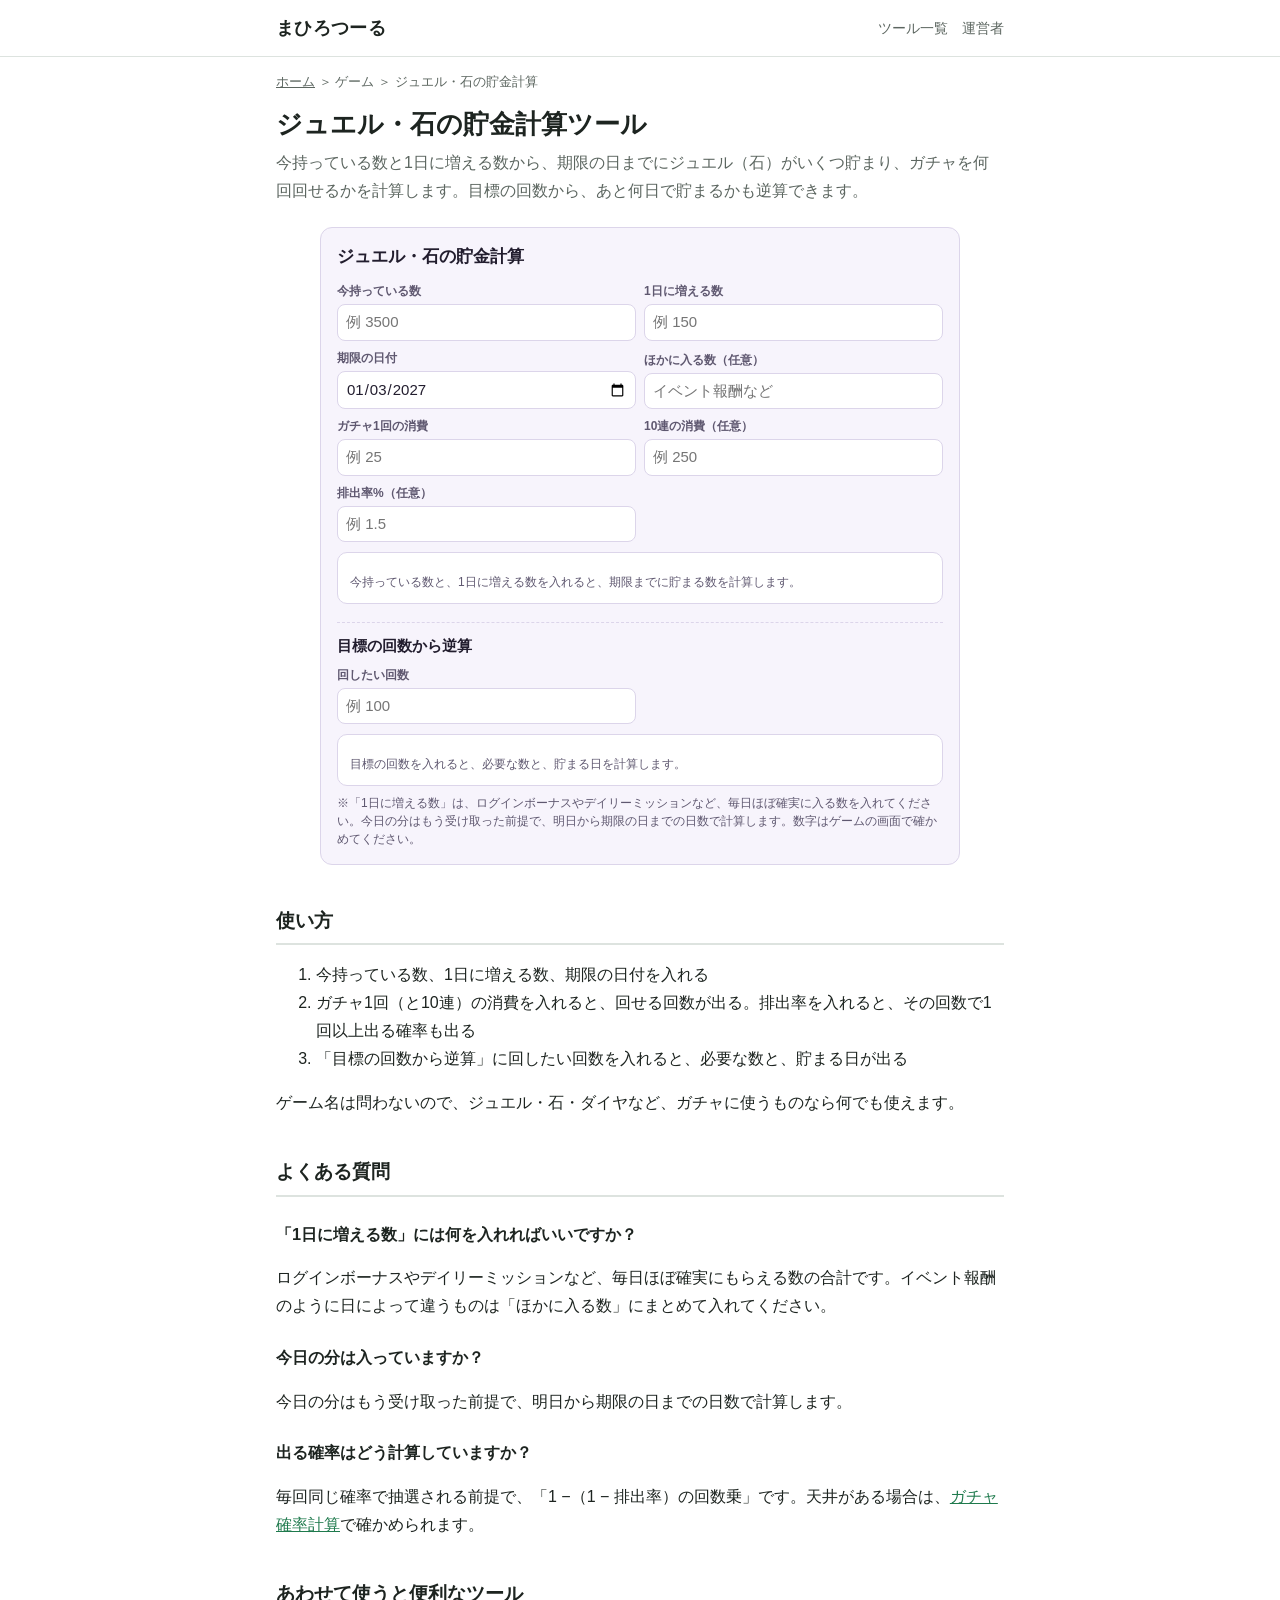
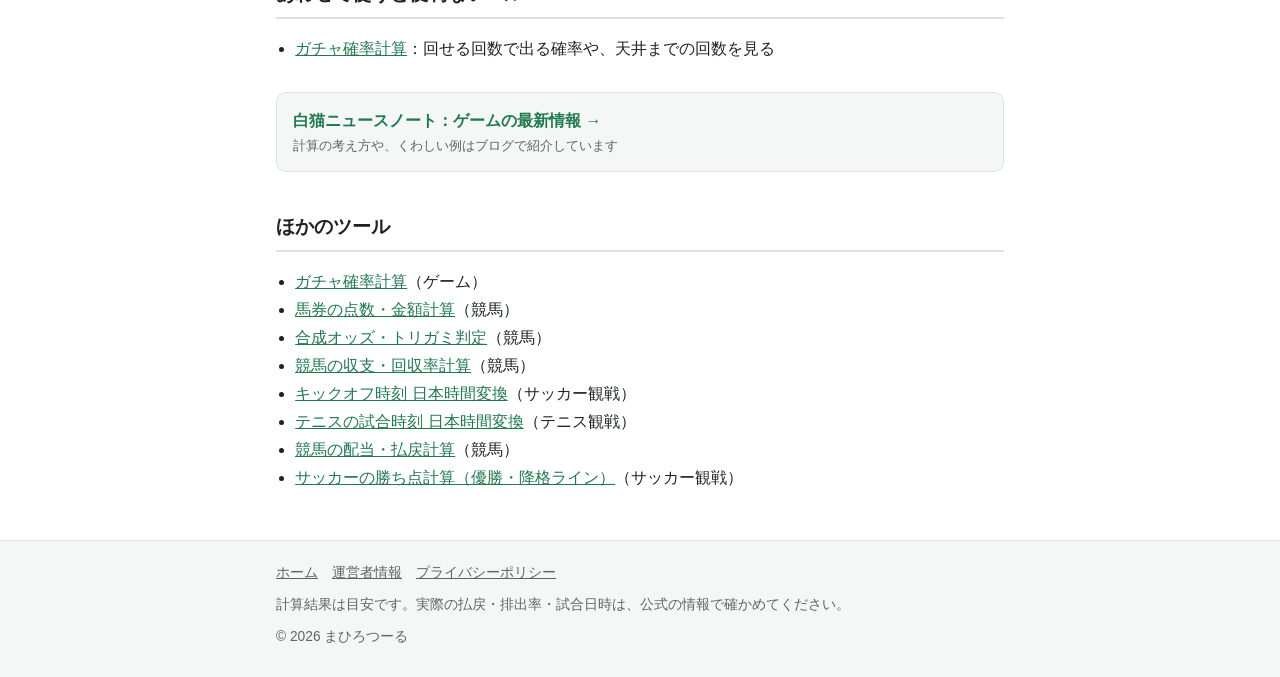
<file: jewel-chokin/index.html>
<!doctype html><html lang="ja"><head><meta charset="utf-8"><meta name="viewport" content="width=device-width,initial-scale=1"><title>ジュエル・石の貯金計算ツール｜まひろつーる</title><meta name="description" content="今の数と1日に増える数から、期限までに貯まるジュエル（石）と、ガチャを回せる回数を計算する無料ツール。目標の回数から貯まる日も逆算できます。"><link rel="canonical" href="https://mahirotools.com/jewel-chokin/"><meta property="og:title" content="ジュエル・石の貯金計算ツール｜まひろつーる"><meta property="og:description" content="今の数と1日に増える数から、期限までに貯まるジュエル（石）と、ガチャを回せる回数を計算する無料ツール。目標の回数から貯まる日も逆算できます。"><meta property="og:url" content="https://mahirotools.com/jewel-chokin/"><meta property="og:site_name" content="まひろつーる"><meta property="og:type" content="website"><meta name="twitter:card" content="summary_large_image"><meta property="og:image" content="https://mahirotools.com/img/jewel-chokin.jpg"><link rel="stylesheet" href="../style.css"><link rel="icon" href="../favicon.svg" type="image/svg+xml"><script async src="https://www.googletagmanager.com/gtag/js?id=G-DVRD8E0BH7"></script><script>window.dataLayer=window.dataLayer||[];function gtag(){dataLayer.push(arguments);}gtag('js',new Date());gtag('config','G-DVRD8E0BH7');</script><script async src="https://pagead2.googlesyndication.com/pagead/js/adsbygoogle.js?client=ca-pub-7625080695161072" crossorigin="anonymous"></script><script type="application/ld+json">{"@context": "https://schema.org", "@type": "WebApplication", "name": "ジュエル・石の貯金計算ツール", "description": "今の数と1日に増える数から、期限までに貯まるジュエル（石）と、ガチャを回せる回数を計算する無料ツール。目標の回数から貯まる日も逆算できます。", "applicationCategory": "UtilitiesApplication", "operatingSystem": "Any", "inLanguage": "ja", "url": "https://mahirotools.com/jewel-chokin/", "offers": {"@type": "Offer", "price": "0", "priceCurrency": "JPY"}}</script></head><body><header class="site"><div class="wrap"><a class="logo" href="../">まひろつーる</a><nav><a href="../#tools">ツール一覧</a><a href="../about/">運営者</a></nav></div></header><main class="wrap"><p class="crumb"><a href="../">ホーム</a> ＞ ゲーム ＞ ジュエル・石の貯金計算</p><h1>ジュエル・石の貯金計算ツール</h1><p class="lead">今持っている数と1日に増える数から、期限の日までにジュエル（石）がいくつ貯まり、ガチャを何回回せるかを計算します。目標の回数から、あと何日で貯まるかも逆算できます。</p>
<div id="kjw-root" class="kjw"></div>
<style>
.kjw{--a:#6d3fc0;--bg:#fff;--line:#dcd5ea;--sub:#5f5870;--bad:#b3261e;color:#221d2e !important;background:#f7f4fc !important;border:1px solid var(--line);border-radius:12px;padding:16px;max-width:640px;margin:1.5em auto;box-sizing:border-box;line-height:1.5;font-size:15px;text-align:left}
.kjw *{box-sizing:border-box}
.kjw-h{font-weight:700;font-size:1.15em;margin:0 0 12px}
.kjw-h2{font-weight:700;font-size:1em;margin:18px 0 8px;padding-top:12px;border-top:1px dashed var(--line)}
.kjw-lb{font-size:.8em;color:var(--sub);margin:0 0 4px;font-weight:700}
.kjw input{font:inherit;padding:6px 8px;border:1px solid var(--line);border-radius:8px;background:#fff;color:#221d2e;width:100%;min-width:0;min-height:36px}
.kjw-grid{display:grid;grid-template-columns:1fr 1fr;gap:8px;align-items:end}
.kjw-res{background:var(--bg);border:1px solid var(--line);border-radius:10px;padding:12px;margin-top:10px}
.kjw-big{display:flex;flex-wrap:wrap;gap:8px 24px}
.kjw-big div{font-size:.8em;color:var(--sub)}
.kjw-big b{display:block;font-size:1.45em;color:var(--a);font-variant-numeric:tabular-nums;line-height:1.25}
.kjw-line{font-size:.9em;margin:6px 0 0;font-variant-numeric:tabular-nums}
.kjw-note{font-size:.8em;color:var(--sub);margin:8px 0 0}
.kjw-err{font-size:.85em;color:var(--bad);margin:6px 0 0}
@media (max-width:420px){.kjw{padding:12px}.kjw-big b{font-size:1.2em}}
</style>
<script>
(function(){
var root=document.getElementById('kjw-root');
if(!root){return;}
function pad(n){return (n<10?'0':'')+n;}
function ymd(d){return d.getFullYear()+'-'+pad(d.getMonth()+1)+'-'+pad(d.getDate());}
var t0=new Date();t0.setHours(0,0,0,0);
var dl=new Date(t0.getTime());dl.setDate(dl.getDate()+30);
var st={now:'',daily:'',until:ymd(dl),extra:'',one:'',ten:'',rate:'',goal:''};
var resEl=null;var goalEl=null;
var WD=['日','月','火','水','木','金','土'];
function h(tag,attrs,kids){var e=document.createElement(tag);if(attrs){for(var a in attrs){if(a==='text'){e.textContent=attrs[a];}else if(a==='cls'){e.className=attrs[a];}else if(a.indexOf('on')===0){e.addEventListener(a.slice(2),attrs[a]);}else{e.setAttribute(a,attrs[a]);}}}if(kids){for(var j=0;j<kids.length;j++){if(kids[j]){e.appendChild(kids[j]);}}}return e;}
function num(s){var t=String(s).replace(/[０-９．]/g,function(c){return c==='．'?'.':String.fromCharCode(c.charCodeAt(0)-65248);}).replace(/[,，%％\s]/g,'');if(t===''){return NaN;}return Number(t);}
function n0(s){var v=num(s);return isNaN(v)?0:v;}
function fmtN(v){return Math.floor(v).toLocaleString('ja-JP');}
function jdate(d){return (d.getMonth()+1)+'月'+d.getDate()+'日（'+WD[d.getDay()]+'）';}
function days(){var m=/^(\d{4})-(\d{1,2})-(\d{1,2})$/.exec(st.until);if(!m){return NaN;}var d=new Date(Number(m[1]),Number(m[2])-1,Number(m[3]));return Math.round((d.getTime()-t0.getTime())/86400000);}
function pulls(total){var one=num(st.one);var ten=num(st.ten);if(isNaN(one)){if(isNaN(ten)){return null;}}
var r={tens:0,singles:0,count:0};
if(!isNaN(ten)){if(ten>0){r.tens=Math.floor(total/ten);}}
var rest=total-r.tens*(isNaN(ten)?0:ten);
if(!isNaN(one)){if(one>0){r.singles=Math.floor(rest/one);}}
r.count=r.tens*10+r.singles;return r;}
function prob(n){var p=num(st.rate);if(isNaN(p)){return null;}if(p<=0){return null;}if(p>=100){return null;}return 1-Math.pow(1-p/100,n);}
function pct(v){return (Math.floor(v*1000)/10).toFixed(1)+'%';}
function renderResult(){
resEl.textContent='';
var now=num(st.now);var daily=n0(st.daily);var extra=n0(st.extra);var d=days();
if(isNaN(now)){resEl.appendChild(h('div',{cls:'kjw-note',text:'今持っている数と、1日に増える数を入れると、期限までに貯まる数を計算します。'}));return;}
if(isNaN(d)){resEl.appendChild(h('div',{cls:'kjw-err',text:'期限の日付を選んでください。'}));return;}
if(d<0){resEl.appendChild(h('div',{cls:'kjw-err',text:'期限の日付が過去になっています。'}));return;}
var total=now+daily*d+extra;
resEl.appendChild(h('div',{cls:'kjw-big'},[h('div',null,[document.createTextNode('期限までに貯まる数'),h('b',{text:fmtN(total)})]),h('div',null,[document.createTextNode('期限まで'),h('b',{text:d+'日'})])]));
resEl.appendChild(h('div',{cls:'kjw-line',text:'内訳：今 '+fmtN(now)+' ＋ 1日 '+fmtN(daily)+' × '+d+'日'+(extra>0?' ＋ ほかに入る数 '+fmtN(extra):'')}));
var p=pulls(total);
if(p){var txt='回せる回数：'+p.count+'回';if(p.tens>0){txt+='（10連 '+p.tens+'回'+(p.singles>0?' ＋ 単発 '+p.singles+'回':'')+'）';}resEl.appendChild(h('div',{cls:'kjw-line',text:txt}));
var pr=prob(p.count);if(pr!==null){if(p.count>0){resEl.appendChild(h('div',{cls:'kjw-line',text:'排出率'+num(st.rate)+'%なら、'+p.count+'回で1回以上出る確率は '+pct(pr)}));}}}
else{resEl.appendChild(h('div',{cls:'kjw-note',text:'ガチャ1回（または10連）の消費を入れると、回せる回数も出します。'}));}}
function renderGoal(){
goalEl.textContent='';
var g=num(st.goal);if(isNaN(g)){goalEl.appendChild(h('div',{cls:'kjw-note',text:'目標の回数を入れると、必要な数と、貯まる日を計算します。'}));return;}
var one=num(st.one);var ten=num(st.ten);
if(isNaN(one)){if(isNaN(ten)){goalEl.appendChild(h('div',{cls:'kjw-err',text:'上でガチャ1回か10連の消費を入れてください。'}));return;}}
var need=0;if(!isNaN(ten)){need=Math.floor(g/10)*ten+(g%10)*(isNaN(one)?ten/10:one);}else{need=g*one;}
need=Math.ceil(need);
var now=n0(st.now);var daily=n0(st.daily);var extra=n0(st.extra);var short=need-now-extra;
goalEl.appendChild(h('div',{cls:'kjw-big'},[h('div',null,[document.createTextNode(g+'回に必要な数'),h('b',{text:fmtN(need)})]),h('div',null,[document.createTextNode('あと'),h('b',{text:short>0?fmtN(short):'0（もう足りています）'})])]));
if(short>0){if(daily>0){var dd=Math.ceil(short/daily);var day=new Date(t0.getTime());day.setDate(day.getDate()+dd);goalEl.appendChild(h('div',{cls:'kjw-line',text:'1日 '+fmtN(daily)+' ずつなら、あと'+dd+'日（'+jdate(day)+'）で貯まります。'}));}else{goalEl.appendChild(h('div',{cls:'kjw-note',text:'1日に増える数を入れると、貯まる日を計算します。'}));}}
var pr=prob(g);if(pr!==null){goalEl.appendChild(h('div',{cls:'kjw-line',text:'排出率'+num(st.rate)+'%なら、'+g+'回で1回以上出る確率は '+pct(pr)}));}}
function upd(){renderResult();renderGoal();}
function field(key,label,ph,type,mode){var inp=h('input',{type:type||'text',placeholder:ph||'',value:st[key],'aria-label':label,oninput:function(e){st[key]=e.target.value;upd();}});if(mode){inp.setAttribute('inputmode',mode);}return h('div',null,[h('div',{cls:'kjw-lb',text:label}),inp]);}
function render(){
root.textContent='';
root.appendChild(h('div',{cls:'kjw-h',text:'ジュエル・石の貯金計算'}));
root.appendChild(h('div',{cls:'kjw-grid'},[field('now','今持っている数','例 3500','text','numeric'),field('daily','1日に増える数','例 150','text','numeric'),field('until','期限の日付','','date',''),field('extra','ほかに入る数（任意）','イベント報酬など','text','numeric'),field('one','ガチャ1回の消費','例 25','text','numeric'),field('ten','10連の消費（任意）','例 250','text','numeric'),field('rate','排出率%（任意）','例 1.5','text','decimal')]));
resEl=h('div',{cls:'kjw-res'});root.appendChild(resEl);
root.appendChild(h('div',{cls:'kjw-h2',text:'目標の回数から逆算'}));
root.appendChild(h('div',{cls:'kjw-grid'},[field('goal','回したい回数','例 100','text','numeric')]));
goalEl=h('div',{cls:'kjw-res'});root.appendChild(goalEl);
root.appendChild(h('div',{cls:'kjw-note',text:'※「1日に増える数」は、ログインボーナスやデイリーミッションなど、毎日ほぼ確実に入る数を入れてください。今日の分はもう受け取った前提で、明日から期限の日までの日数で計算します。数字はゲームの画面で確かめてください。'}));
upd();}
render();
})();
</script>

<h2>使い方</h2>
<ol>
<li>今持っている数、1日に増える数、期限の日付を入れる</li>
<li>ガチャ1回（と10連）の消費を入れると、回せる回数が出る。排出率を入れると、その回数で1回以上出る確率も出る</li>
<li>「目標の回数から逆算」に回したい回数を入れると、必要な数と、貯まる日が出る</li>
</ol>
<p>ゲーム名は問わないので、ジュエル・石・ダイヤなど、ガチャに使うものなら何でも使えます。</p>
<h2>よくある質問</h2>
<h3>「1日に増える数」には何を入れればいいですか？</h3>
<p>ログインボーナスやデイリーミッションなど、毎日ほぼ確実にもらえる数の合計です。イベント報酬のように日によって違うものは「ほかに入る数」にまとめて入れてください。</p>
<h3>今日の分は入っていますか？</h3>
<p>今日の分はもう受け取った前提で、明日から期限の日までの日数で計算します。</p>
<h3>出る確率はどう計算していますか？</h3>
<p>毎回同じ確率で抽選される前提で、「1 −（1 − 排出率）の回数乗」です。天井がある場合は、<a href="../gacha-kakuritsu/">ガチャ確率計算</a>で確かめられます。</p>
<section class="related"><h2>あわせて使うと便利なツール</h2><ul><li><a href="../gacha-kakuritsu/">ガチャ確率計算</a>：回せる回数で出る確率や、天井までの回数を見る</li></ul></section><a class="more" href="https://whitechatnoir680yen.blog.jp/">白猫ニュースノート：ゲームの最新情報 →<small>計算の考え方や、くわしい例はブログで紹介しています</small></a><section class="related"><h2>ほかのツール</h2><ul><li><a href="../gacha-kakuritsu/">ガチャ確率計算</a>（ゲーム）</li><li><a href="../bakken-tensu/">馬券の点数・金額計算</a>（競馬）</li><li><a href="../gousei-odds/">合成オッズ・トリガミ判定</a>（競馬）</li><li><a href="../keiba-shushi/">競馬の収支・回収率計算</a>（競馬）</li><li><a href="../kickoff-jst/">キックオフ時刻 日本時間変換</a>（サッカー観戦）</li><li><a href="../tennis-jst/">テニスの試合時刻 日本時間変換</a>（テニス観戦）</li><li><a href="../keiba-haitou/">競馬の配当・払戻計算</a>（競馬）</li><li><a href="../soccer-kachiten/">サッカーの勝ち点計算（優勝・降格ライン）</a>（サッカー観戦）</li></ul></section></main><footer class="site"><div class="wrap"><a href="../">ホーム</a><a href="../about/">運営者情報</a><a href="../privacy/">プライバシーポリシー</a><p>計算結果は目安です。実際の払戻・排出率・試合日時は、公式の情報で確かめてください。</p><p>© 2026 まひろつーる</p></div></footer></body></html>
</file>
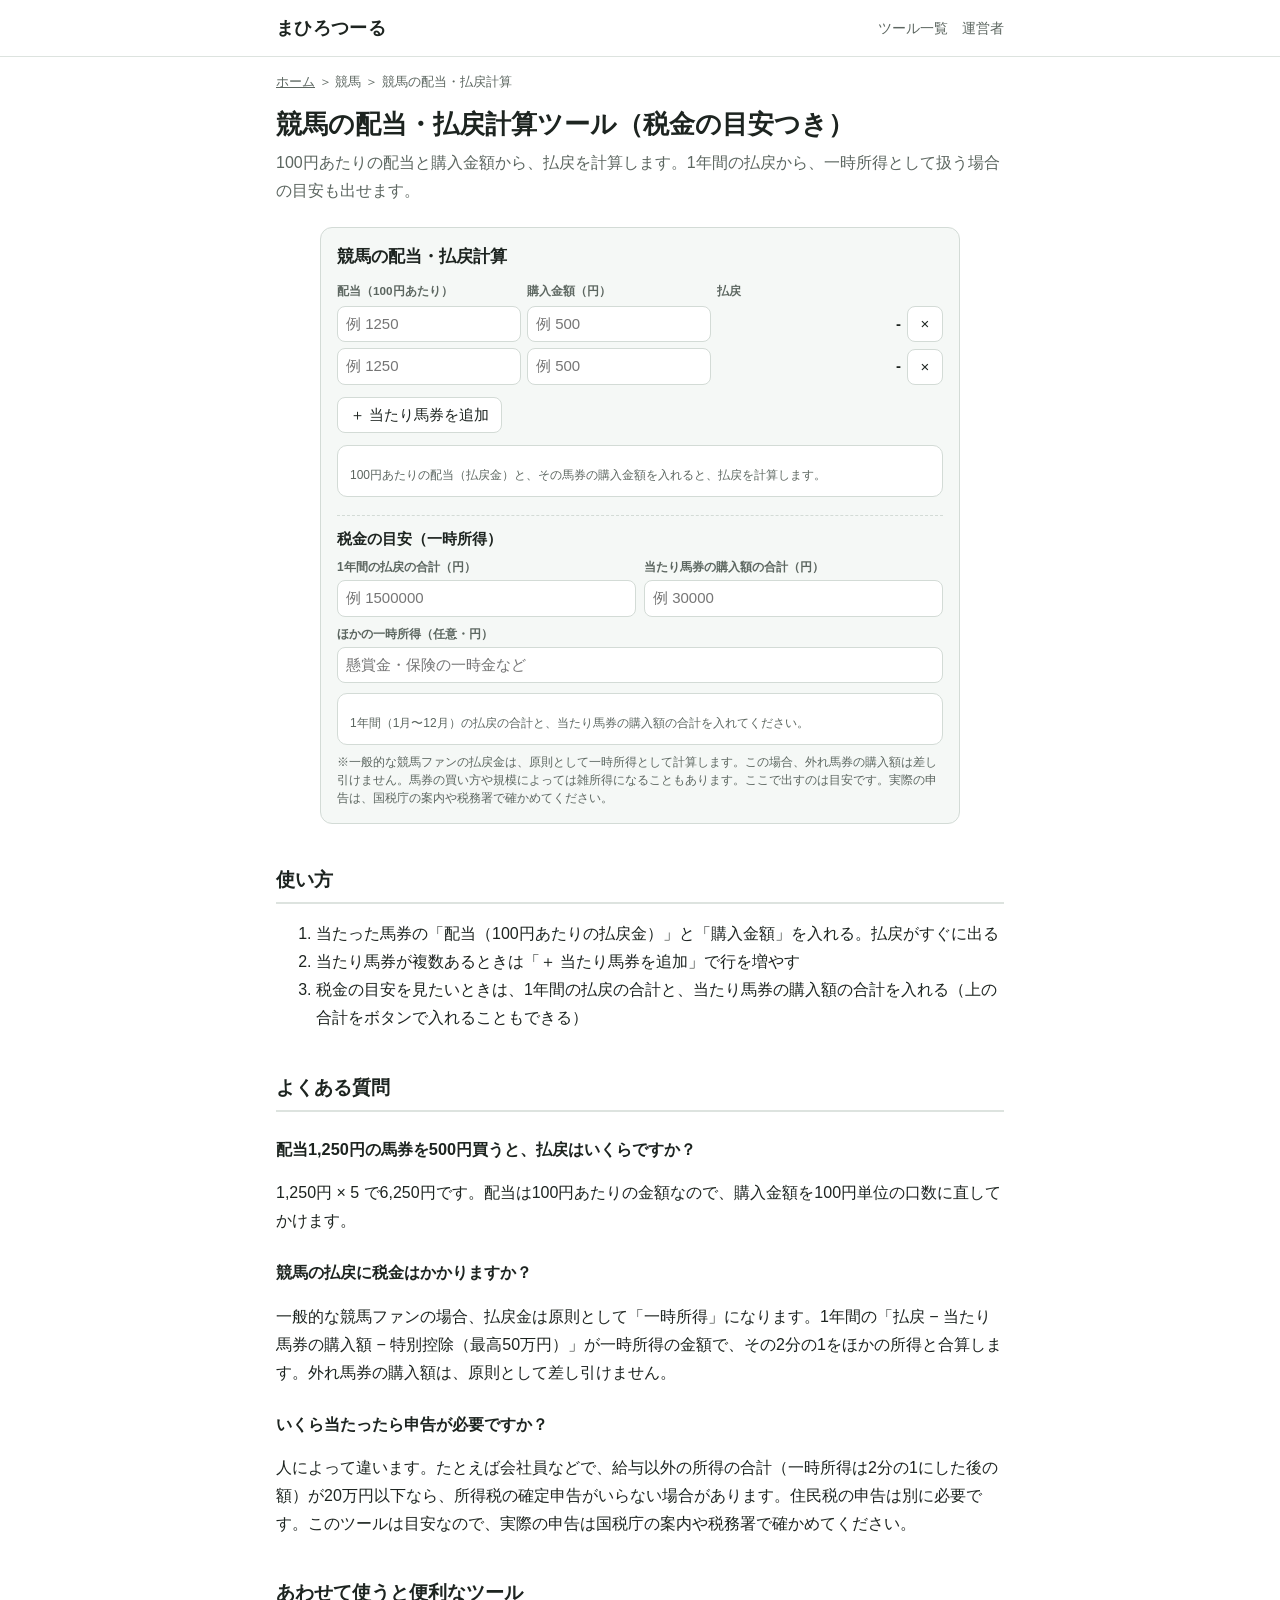
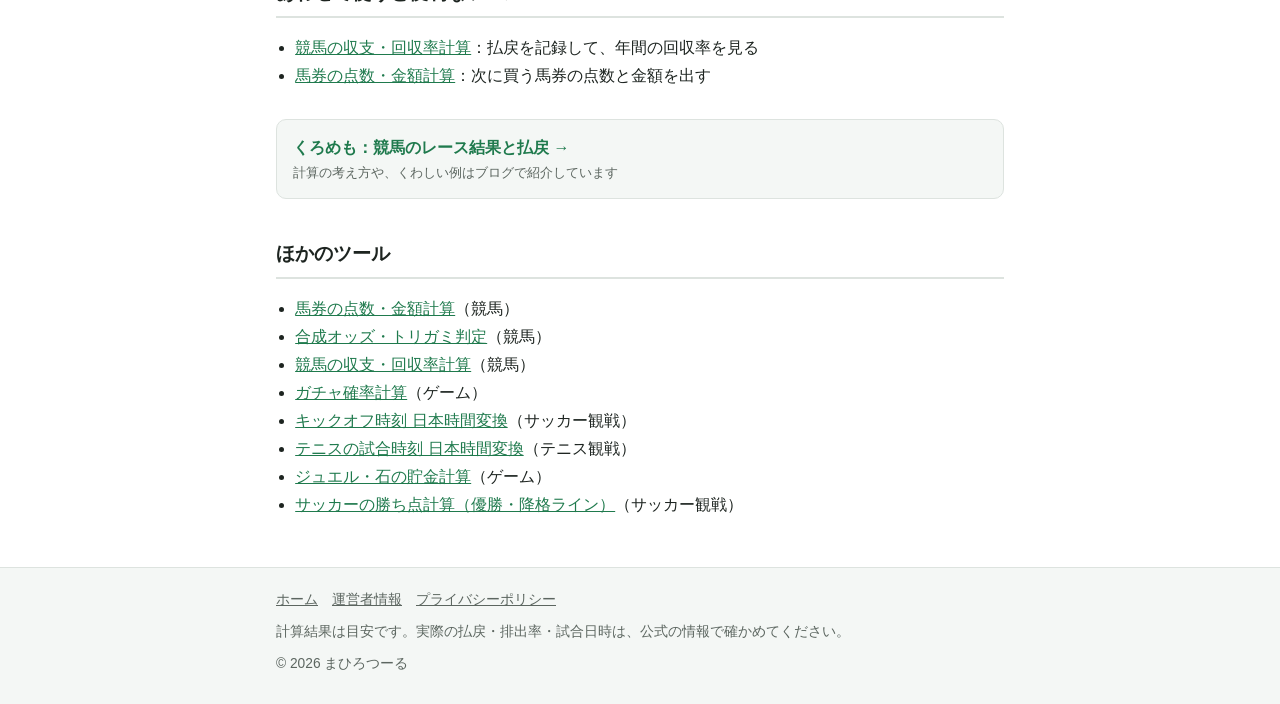
<file: keiba-haitou/index.html>
<!doctype html><html lang="ja"><head><meta charset="utf-8"><meta name="viewport" content="width=device-width,initial-scale=1"><title>競馬の配当・払戻計算ツール（税金の目安つき）｜まひろつーる</title><meta name="description" content="100円あたりの配当と購入金額から払戻を計算する無料ツール。1年間の払戻から、一時所得として扱う場合の金額の目安も出します。"><link rel="canonical" href="https://mahirotools.com/keiba-haitou/"><meta property="og:title" content="競馬の配当・払戻計算ツール（税金の目安つき）｜まひろつーる"><meta property="og:description" content="100円あたりの配当と購入金額から払戻を計算する無料ツール。1年間の払戻から、一時所得として扱う場合の金額の目安も出します。"><meta property="og:url" content="https://mahirotools.com/keiba-haitou/"><meta property="og:site_name" content="まひろつーる"><meta property="og:type" content="website"><meta name="twitter:card" content="summary_large_image"><meta property="og:image" content="https://mahirotools.com/img/keiba-haitou.jpg"><link rel="stylesheet" href="../style.css"><link rel="icon" href="../favicon.svg" type="image/svg+xml"><script async src="https://www.googletagmanager.com/gtag/js?id=G-DVRD8E0BH7"></script><script>window.dataLayer=window.dataLayer||[];function gtag(){dataLayer.push(arguments);}gtag('js',new Date());gtag('config','G-DVRD8E0BH7');</script><script async src="https://pagead2.googlesyndication.com/pagead/js/adsbygoogle.js?client=ca-pub-7625080695161072" crossorigin="anonymous"></script><script type="application/ld+json">{"@context": "https://schema.org", "@type": "WebApplication", "name": "競馬の配当・払戻計算ツール（税金の目安つき）", "description": "100円あたりの配当と購入金額から払戻を計算する無料ツール。1年間の払戻から、一時所得として扱う場合の金額の目安も出します。", "applicationCategory": "UtilitiesApplication", "operatingSystem": "Any", "inLanguage": "ja", "url": "https://mahirotools.com/keiba-haitou/", "offers": {"@type": "Offer", "price": "0", "priceCurrency": "JPY"}}</script></head><body><header class="site"><div class="wrap"><a class="logo" href="../">まひろつーる</a><nav><a href="../#tools">ツール一覧</a><a href="../about/">運営者</a></nav></div></header><main class="wrap"><p class="crumb"><a href="../">ホーム</a> ＞ 競馬 ＞ 競馬の配当・払戻計算</p><h1>競馬の配当・払戻計算ツール（税金の目安つき）</h1><p class="lead">100円あたりの配当と購入金額から、払戻を計算します。1年間の払戻から、一時所得として扱う場合の目安も出せます。</p>
<div id="kht-root" class="kht"></div>
<style>
.kht{--a:#1f7a4d;--bg:#fff;--line:#d3dbd6;--sub:#5c6660;--bad:#b3261e;color:#1d2420 !important;background:#f5f8f6 !important;border:1px solid var(--line);border-radius:12px;padding:16px;max-width:640px;margin:1.5em auto;box-sizing:border-box;line-height:1.5;font-size:15px;text-align:left}
.kht *{box-sizing:border-box}
.kht-h{font-weight:700;font-size:1.15em;margin:0 0 12px}
.kht-h2{font-weight:700;font-size:1em;margin:18px 0 8px;padding-top:12px;border-top:1px dashed var(--line)}
.kht-sec{margin:0 0 12px}
.kht-lb{font-size:.8em;color:var(--sub);margin:0 0 4px;font-weight:700}
.kht button{font:inherit;cursor:pointer;border:1px solid var(--line);background:var(--bg);color:inherit;border-radius:8px;padding:6px 12px;min-height:36px;margin:0;line-height:1.2;box-shadow:none}
.kht input{font:inherit;padding:6px 8px;border:1px solid var(--line);border-radius:8px;background:#fff;color:#1d2420;width:100%;min-width:0;min-height:36px}
.kht-rows{display:grid;grid-template-columns:1fr 1fr 1fr 36px;gap:6px;align-items:center}
.kht-rows .kht-hd{font-size:.78em;color:var(--sub);font-weight:700}
.kht-rows .kht-pay{text-align:right;font-variant-numeric:tabular-nums;font-weight:700}
.kht-rows button{padding:0}
.kht-grid{display:grid;grid-template-columns:1fr 1fr;gap:8px;align-items:end}
.kht-wide{grid-column:1 / -1}
.kht-bar{margin-top:10px}
.kht-res{background:var(--bg);border:1px solid var(--line);border-radius:10px;padding:12px;margin-top:10px}
.kht-big{display:flex;flex-wrap:wrap;gap:8px 24px}
.kht-big div{font-size:.8em;color:var(--sub)}
.kht-big b{display:block;font-size:1.45em;color:var(--a);font-variant-numeric:tabular-nums;line-height:1.25}
.kht-line{font-size:.9em;margin:6px 0 0;font-variant-numeric:tabular-nums}
.kht-note{font-size:.8em;color:var(--sub);margin:8px 0 0}
.kht-warn{font-size:.85em;color:#8a5a00;background:#fff7e6;border-radius:8px;padding:8px 10px;margin:8px 0 0}
.kht-err{font-size:.85em;color:var(--bad);margin:6px 0 0}
@media (max-width:420px){.kht{padding:12px}.kht-big b{font-size:1.2em}}
</style>
<script>
(function(){
var root=document.getElementById('kht-root');
if(!root){return;}
var rows=[{odds:'',amt:''},{odds:'',amt:''}];
var tax={pay:'',cost:'',other:''};
var payEls=[];var sumEl=null;var taxEl=null;
function h(tag,attrs,kids){var e=document.createElement(tag);if(attrs){for(var a in attrs){if(a==='text'){e.textContent=attrs[a];}else if(a==='cls'){e.className=attrs[a];}else if(a.indexOf('on')===0){e.addEventListener(a.slice(2),attrs[a]);}else{e.setAttribute(a,attrs[a]);}}}if(kids){for(var j=0;j<kids.length;j++){if(kids[j]){e.appendChild(kids[j]);}}}return e;}
function num(s){var t=String(s).replace(/[０-９．]/g,function(c){return c==='．'?'.':String.fromCharCode(c.charCodeAt(0)-65248);}).replace(/[,，円\s]/g,'');if(t===''){return NaN;}return Number(t);}
function yen(v){return (v<0?'-':'')+Math.abs(Math.round(v)).toLocaleString('ja-JP')+'円';}
function rowPay(r){var o=num(r.odds);var m=num(r.amt);if(isNaN(o)){return NaN;}if(isNaN(m)){return NaN;}if(o<0){return NaN;}if(m<0){return NaN;}return Math.floor(o*Math.floor(m/100)+1e-9);}
function updatePays(){
var total=0;var bet=0;var cnt=0;var bad=false;
for(var i=0;i<rows.length;i++){var p=rowPay(rows[i]);if(payEls[i]){payEls[i].textContent=isNaN(p)?'-':yen(p);}if(!isNaN(p)){total+=p;bet+=Math.floor(num(rows[i].amt)/100)*100;cnt++;}var m=num(rows[i].amt);if(!isNaN(m)){if(m%100!==0){bad=true;}}}
sumEl.textContent='';
if(cnt===0){sumEl.appendChild(h('div',{cls:'kht-note',text:'100円あたりの配当（払戻金）と、その馬券の購入金額を入れると、払戻を計算します。'}));return;}
sumEl.appendChild(h('div',{cls:'kht-big'},[h('div',null,[document.createTextNode('払戻の合計'),h('b',{text:yen(total)})]),h('div',null,[document.createTextNode('当たり馬券の購入額'),h('b',{text:yen(bet)})])]));
if(bad){sumEl.appendChild(h('div',{cls:'kht-err',text:'馬券は100円単位です。100円未満は切り捨てて計算しました。'}));}
sumEl.appendChild(h('div',{cls:'kht-bar'},[h('button',{type:'button',text:'この合計を下の「税金の目安」に入れる',onclick:function(){tax.pay=String(total);tax.cost=String(bet);render();}})]));}
function updateTax(){
taxEl.textContent='';
var p=num(tax.pay);var c=tax.cost===''?0:num(tax.cost);var o=tax.other===''?0:num(tax.other);
if(isNaN(p)){taxEl.appendChild(h('div',{cls:'kht-note',text:'1年間（1月〜12月）の払戻の合計と、当たり馬券の購入額の合計を入れてください。'}));return;}
if(isNaN(c)){taxEl.appendChild(h('div',{cls:'kht-err',text:'購入額は数字で入れてください。'}));return;}
if(isNaN(o)){taxEl.appendChild(h('div',{cls:'kht-err',text:'ほかの一時所得は数字で入れてください。'}));return;}
var gross=p+o-c;var ichiji=Math.max(0,gross-Math.min(500000,Math.max(0,gross)));var half=Math.floor(ichiji/2);
taxEl.appendChild(h('div',{cls:'kht-big'},[h('div',null,[document.createTextNode('一時所得の金額'),h('b',{text:yen(ichiji)})]),h('div',null,[document.createTextNode('ほかの所得と合算する額（2分の1）'),h('b',{text:yen(half)})])]));
taxEl.appendChild(h('div',{cls:'kht-line',text:'計算：払戻 '+yen(p)+(o>0?' ＋ ほかの一時所得 '+yen(o):'')+' － 当たり馬券の購入額 '+yen(c)+' － 特別控除（最高50万円）'}));
if(ichiji===0){taxEl.appendChild(h('div',{cls:'kht-note',text:'特別控除の50万円以内なので、一時所得の金額は0円です。'}));}
else if(half<=200000){taxEl.appendChild(h('div',{cls:'kht-warn',text:'合算する額は20万円以下です。会社員などで、給与以外の所得の合計が20万円以下なら、所得税の確定申告がいらない場合があります（住民税の申告は別に必要です）。ほかに副業などの所得があるときは、それも合わせて考えます。'}));}
else{taxEl.appendChild(h('div',{cls:'kht-warn',text:'合算する額が20万円を超えています。確定申告が必要になる可能性が高い金額です。'}));}}
function render(){
root.textContent='';payEls=[];
root.appendChild(h('div',{cls:'kht-h',text:'競馬の配当・払戻計算'}));
var g=h('div',{cls:'kht-rows'},[h('div',{cls:'kht-hd',text:'配当（100円あたり）'}),h('div',{cls:'kht-hd',text:'購入金額（円）'}),h('div',{cls:'kht-hd',text:'払戻'}),h('div')]);
for(var i=0;i<rows.length;i++){(function(i){
g.appendChild(h('input',{type:'text',inputmode:'numeric',placeholder:'例 1250',value:rows[i].odds,'aria-label':(i+1)+'行目の配当',oninput:function(e){rows[i].odds=e.target.value;updatePays();}}));
g.appendChild(h('input',{type:'text',inputmode:'numeric',placeholder:'例 500',value:rows[i].amt,'aria-label':(i+1)+'行目の購入金額',oninput:function(e){rows[i].amt=e.target.value;updatePays();}}));
var pe=h('div',{cls:'kht-pay',text:'-'});payEls.push(pe);g.appendChild(pe);
g.appendChild(h('button',{type:'button',text:'×','aria-label':(i+1)+'行目を削除',onclick:function(){if(rows.length>1){rows.splice(i,1);}else{rows[0]={odds:'',amt:''};}render();}}));})(i);}
root.appendChild(h('div',{cls:'kht-sec'},[g]));
root.appendChild(h('div',{cls:'kht-sec'},[h('button',{type:'button',text:'＋ 当たり馬券を追加',onclick:function(){if(rows.length<20){rows.push({odds:'',amt:''});}render();}})]));
sumEl=h('div',{cls:'kht-res'});root.appendChild(sumEl);
root.appendChild(h('div',{cls:'kht-h2',text:'税金の目安（一時所得）'}));
var f=function(key,label,ph){return h('div',null,[h('div',{cls:'kht-lb',text:label}),h('input',{type:'text',inputmode:'numeric',placeholder:ph,value:tax[key],'aria-label':label,oninput:function(e){tax[key]=e.target.value;updateTax();}})]);};
root.appendChild(h('div',{cls:'kht-grid'},[f('pay','1年間の払戻の合計（円）','例 1500000'),f('cost','当たり馬券の購入額の合計（円）','例 30000'),h('div',{cls:'kht-wide'},[h('div',{cls:'kht-lb',text:'ほかの一時所得（任意・円）'}),h('input',{type:'text',inputmode:'numeric',placeholder:'懸賞金・保険の一時金など',value:tax.other,'aria-label':'ほかの一時所得',oninput:function(e){tax.other=e.target.value;updateTax();}})])]));
taxEl=h('div',{cls:'kht-res'});root.appendChild(taxEl);
root.appendChild(h('div',{cls:'kht-note',text:'※一般的な競馬ファンの払戻金は、原則として一時所得として計算します。この場合、外れ馬券の購入額は差し引けません。馬券の買い方や規模によっては雑所得になることもあります。ここで出すのは目安です。実際の申告は、国税庁の案内や税務署で確かめてください。'}));
updatePays();updateTax();}
render();
})();
</script>

<h2>使い方</h2>
<ol>
<li>当たった馬券の「配当（100円あたりの払戻金）」と「購入金額」を入れる。払戻がすぐに出る</li>
<li>当たり馬券が複数あるときは「＋ 当たり馬券を追加」で行を増やす</li>
<li>税金の目安を見たいときは、1年間の払戻の合計と、当たり馬券の購入額の合計を入れる（上の合計をボタンで入れることもできる）</li>
</ol>
<h2>よくある質問</h2>
<h3>配当1,250円の馬券を500円買うと、払戻はいくらですか？</h3>
<p>1,250円 × 5 で6,250円です。配当は100円あたりの金額なので、購入金額を100円単位の口数に直してかけます。</p>
<h3>競馬の払戻に税金はかかりますか？</h3>
<p>一般的な競馬ファンの場合、払戻金は原則として「一時所得」になります。1年間の「払戻 − 当たり馬券の購入額 − 特別控除（最高50万円）」が一時所得の金額で、その2分の1をほかの所得と合算します。外れ馬券の購入額は、原則として差し引けません。</p>
<h3>いくら当たったら申告が必要ですか？</h3>
<p>人によって違います。たとえば会社員などで、給与以外の所得の合計（一時所得は2分の1にした後の額）が20万円以下なら、所得税の確定申告がいらない場合があります。住民税の申告は別に必要です。このツールは目安なので、実際の申告は国税庁の案内や税務署で確かめてください。</p>
<section class="related"><h2>あわせて使うと便利なツール</h2><ul><li><a href="../keiba-shushi/">競馬の収支・回収率計算</a>：払戻を記録して、年間の回収率を見る</li><li><a href="../bakken-tensu/">馬券の点数・金額計算</a>：次に買う馬券の点数と金額を出す</li></ul></section><a class="more" href="https://kuromemo.blog.jp/archives/cat_428911.html">くろめも：競馬のレース結果と払戻 →<small>計算の考え方や、くわしい例はブログで紹介しています</small></a><section class="related"><h2>ほかのツール</h2><ul><li><a href="../bakken-tensu/">馬券の点数・金額計算</a>（競馬）</li><li><a href="../gousei-odds/">合成オッズ・トリガミ判定</a>（競馬）</li><li><a href="../keiba-shushi/">競馬の収支・回収率計算</a>（競馬）</li><li><a href="../gacha-kakuritsu/">ガチャ確率計算</a>（ゲーム）</li><li><a href="../kickoff-jst/">キックオフ時刻 日本時間変換</a>（サッカー観戦）</li><li><a href="../tennis-jst/">テニスの試合時刻 日本時間変換</a>（テニス観戦）</li><li><a href="../jewel-chokin/">ジュエル・石の貯金計算</a>（ゲーム）</li><li><a href="../soccer-kachiten/">サッカーの勝ち点計算（優勝・降格ライン）</a>（サッカー観戦）</li></ul></section></main><footer class="site"><div class="wrap"><a href="../">ホーム</a><a href="../about/">運営者情報</a><a href="../privacy/">プライバシーポリシー</a><p>計算結果は目安です。実際の払戻・排出率・試合日時は、公式の情報で確かめてください。</p><p>© 2026 まひろつーる</p></div></footer></body></html>
</file>
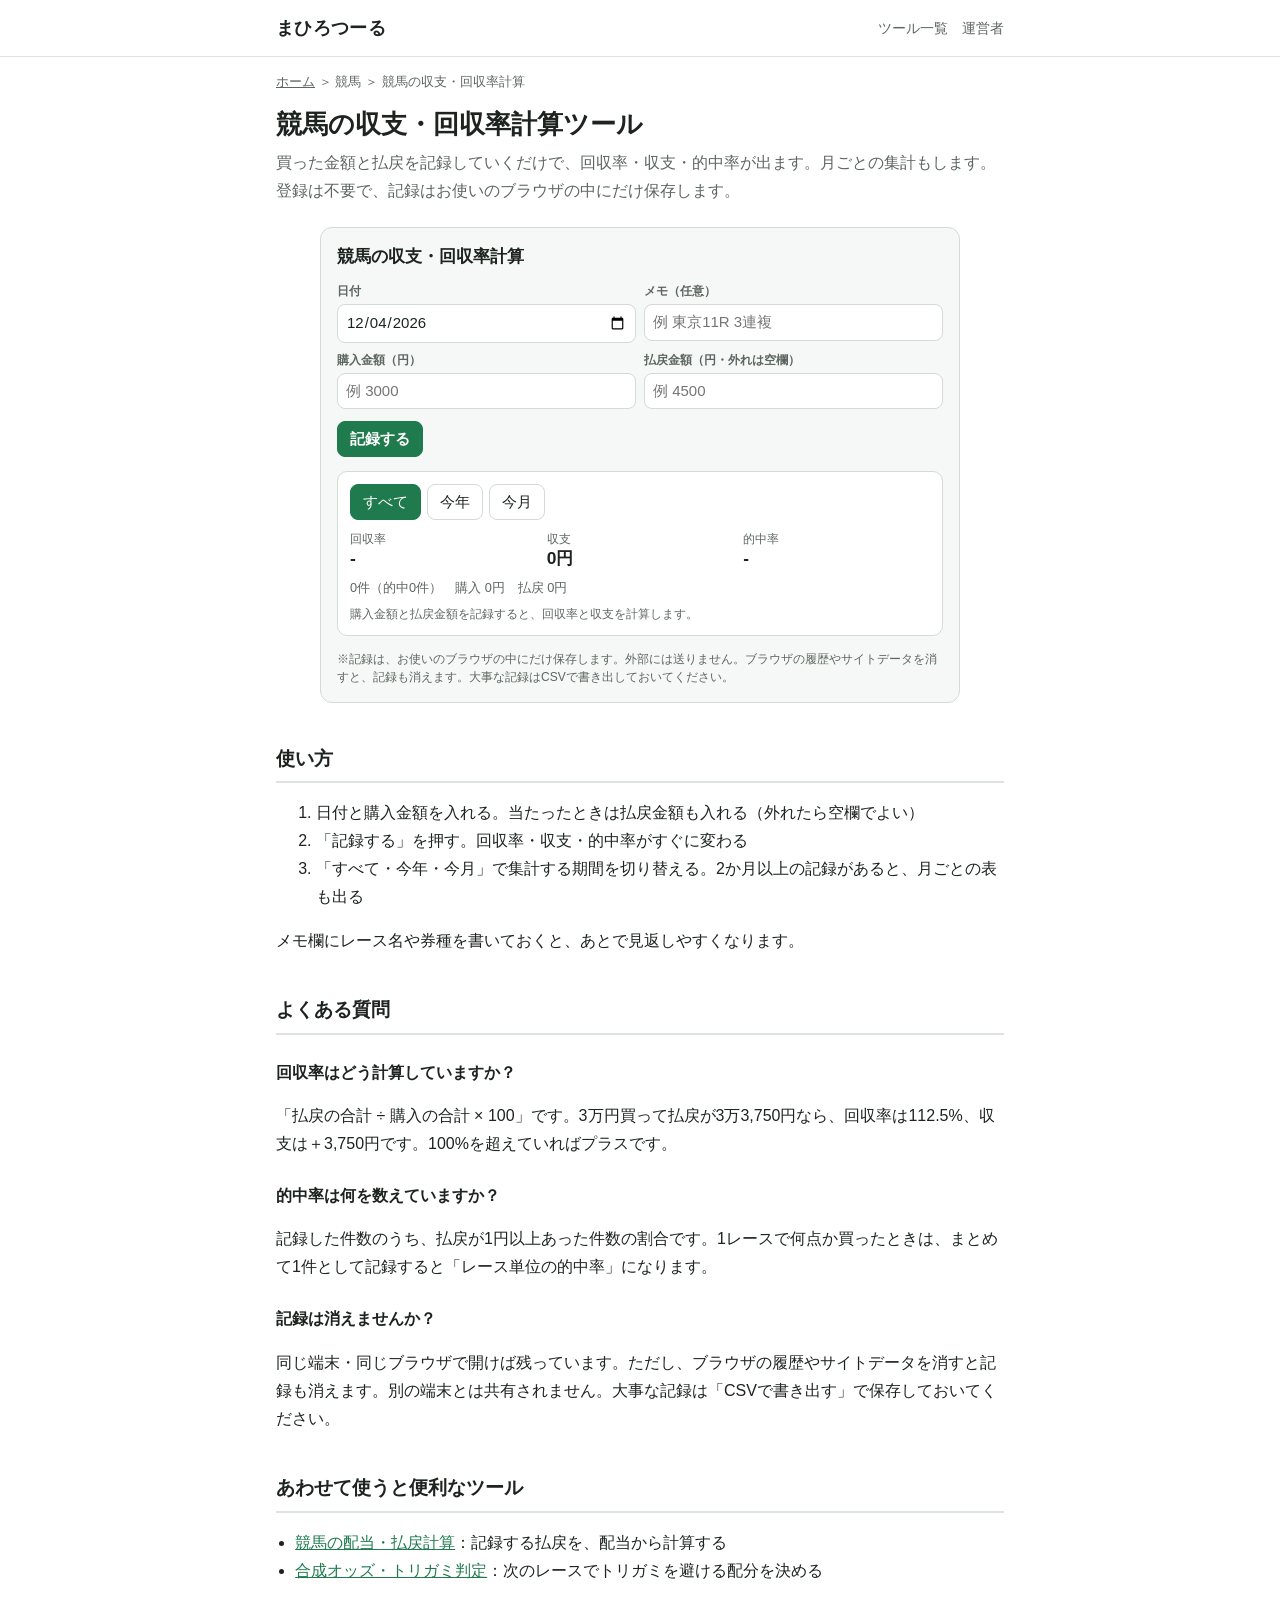
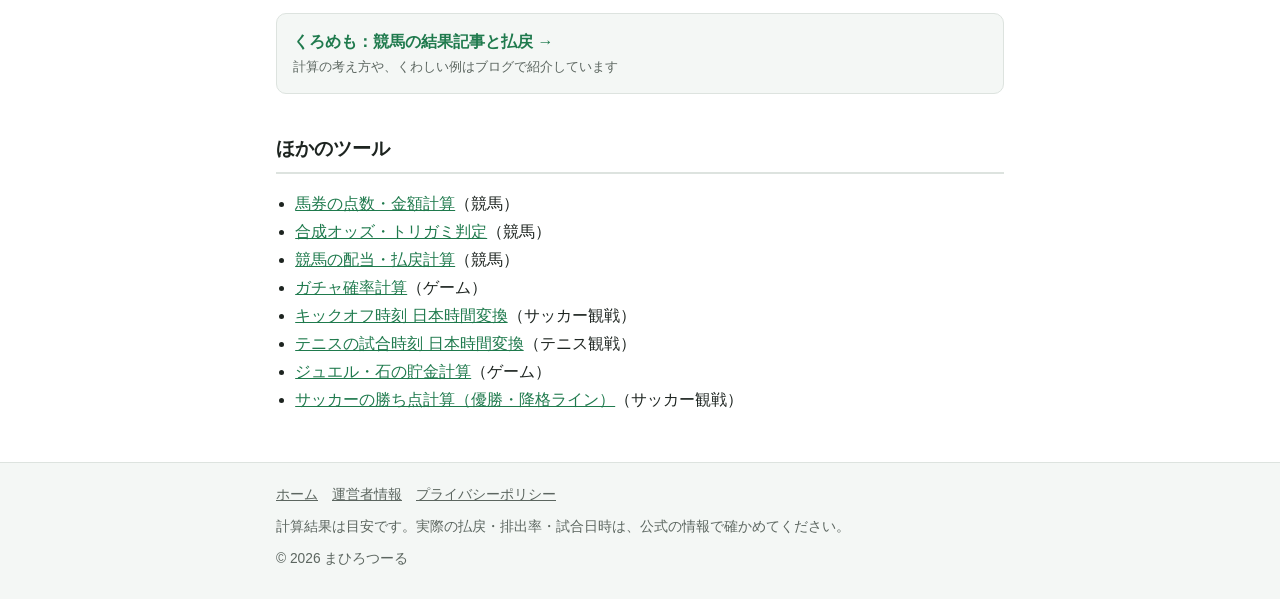
<file: keiba-shushi/index.html>
<!doctype html><html lang="ja"><head><meta charset="utf-8"><meta name="viewport" content="width=device-width,initial-scale=1"><title>競馬の収支・回収率計算ツール｜まひろつーる</title><meta name="description" content="購入金額と払戻を記録するだけで、回収率・収支・的中率を計算する無料ツール。月ごとの集計とCSVの書き出しもできます。記録はブラウザの中だけに保存します。"><link rel="canonical" href="https://mahirotools.com/keiba-shushi/"><meta property="og:title" content="競馬の収支・回収率計算ツール｜まひろつーる"><meta property="og:description" content="購入金額と払戻を記録するだけで、回収率・収支・的中率を計算する無料ツール。月ごとの集計とCSVの書き出しもできます。記録はブラウザの中だけに保存します。"><meta property="og:url" content="https://mahirotools.com/keiba-shushi/"><meta property="og:site_name" content="まひろつーる"><meta property="og:type" content="website"><meta name="twitter:card" content="summary_large_image"><meta property="og:image" content="https://mahirotools.com/img/keiba-shushi.jpg"><link rel="stylesheet" href="../style.css"><link rel="icon" href="../favicon.svg" type="image/svg+xml"><script async src="https://www.googletagmanager.com/gtag/js?id=G-DVRD8E0BH7"></script><script>window.dataLayer=window.dataLayer||[];function gtag(){dataLayer.push(arguments);}gtag('js',new Date());gtag('config','G-DVRD8E0BH7');</script><script async src="https://pagead2.googlesyndication.com/pagead/js/adsbygoogle.js?client=ca-pub-7625080695161072" crossorigin="anonymous"></script><script type="application/ld+json">{"@context": "https://schema.org", "@type": "WebApplication", "name": "競馬の収支・回収率計算ツール", "description": "購入金額と払戻を記録するだけで、回収率・収支・的中率を計算する無料ツール。月ごとの集計とCSVの書き出しもできます。記録はブラウザの中だけに保存します。", "applicationCategory": "UtilitiesApplication", "operatingSystem": "Any", "inLanguage": "ja", "url": "https://mahirotools.com/keiba-shushi/", "offers": {"@type": "Offer", "price": "0", "priceCurrency": "JPY"}}</script></head><body><header class="site"><div class="wrap"><a class="logo" href="../">まひろつーる</a><nav><a href="../#tools">ツール一覧</a><a href="../about/">運営者</a></nav></div></header><main class="wrap"><p class="crumb"><a href="../">ホーム</a> ＞ 競馬 ＞ 競馬の収支・回収率計算</p><h1>競馬の収支・回収率計算ツール</h1><p class="lead">買った金額と払戻を記録していくだけで、回収率・収支・的中率が出ます。月ごとの集計もします。登録は不要で、記録はお使いのブラウザの中にだけ保存します。</p>
<div id="kss-root" class="kss"></div>
<style>
.kss{--a:#1f7a4d;--bg:#fff;--line:#d3dbd6;--sub:#5c6660;--bad:#b3261e;--good:#1f7a4d;color:#1d2420 !important;background:#f5f8f6 !important;border:1px solid var(--line);border-radius:12px;padding:16px;max-width:640px;margin:1.5em auto;box-sizing:border-box;line-height:1.5;font-size:15px;text-align:left}
.kss *{box-sizing:border-box}
.kss-h{font-weight:700;font-size:1.15em;margin:0 0 12px}
.kss-sec{margin:0 0 14px}
.kss-lb{font-size:.8em;color:var(--sub);margin:0 0 4px;font-weight:700}
.kss button{font:inherit;cursor:pointer;border:1px solid var(--line);background:var(--bg);color:inherit;border-radius:8px;padding:6px 12px;min-height:36px;margin:0;line-height:1.2;box-shadow:none}
.kss button.kss-pri{background:var(--a);border-color:var(--a);color:#fff;font-weight:700}
.kss button.on{background:var(--a);border-color:var(--a);color:#fff}
.kss input{font:inherit;padding:6px 8px;border:1px solid var(--line);border-radius:8px;background:#fff;color:#1d2420;width:100%;min-width:0;min-height:36px}
.kss-form{display:grid;grid-template-columns:1fr 1fr;gap:8px}
.kss-form .kss-wide{grid-column:1 / -1}
.kss-seg{display:flex;flex-wrap:wrap;gap:6px;margin:0 0 10px}
.kss-res{background:var(--bg);border:1px solid var(--line);border-radius:10px;padding:12px}
.kss-big{display:grid;grid-template-columns:repeat(3,1fr);gap:10px}
.kss-big div{font-size:.8em;color:var(--sub)}
.kss-big b{display:block;font-size:1.45em;color:#1d2420;font-variant-numeric:tabular-nums;line-height:1.25}
.kss-big b.kss-plus{color:var(--good)}
.kss-big b.kss-minus{color:var(--bad)}
.kss-sub{font-size:.85em;color:var(--sub);margin:8px 0 0}
.kss-tw{overflow-x:auto;margin:10px 0 0}
.kss table{border-collapse:collapse;width:100%;font-size:.88em;font-variant-numeric:tabular-nums;background:#fff}
.kss th,.kss td{border-bottom:1px solid var(--line);padding:6px 6px;text-align:right;white-space:nowrap}
.kss th{color:var(--sub);font-weight:700;font-size:.9em}
.kss td.kss-l,.kss th.kss-l{text-align:left;white-space:normal}
.kss td.kss-plus{color:var(--good)}
.kss td.kss-minus{color:var(--bad)}
.kss td button{min-height:28px;padding:0 8px}
.kss-note{font-size:.8em;color:var(--sub);margin:8px 0 0}
.kss-err{font-size:.85em;color:var(--bad);margin:6px 0 0}
.kss-bar{display:flex;flex-wrap:wrap;gap:8px;margin:12px 0 0}
.kss td small{display:block;color:var(--sub);font-size:.85em;white-space:normal;word-break:break-all}
@media (max-width:480px){.kss table{font-size:.8em}.kss-big b{font-size:1.15em}.kss{padding:12px}.kss th,.kss td{padding:6px 4px}}
</style>
<script>
(function(){
var root=document.getElementById('kss-root');
if(!root){return;}
var KEY='kss-records-v1';
var recs=[];
var period='all';
var form={date:'',memo:'',bet:'',pay:''};
var msg='';
function load(){try{var s=window.localStorage.getItem(KEY);if(s){var a=JSON.parse(s);if(Array.isArray(a)){recs=a;}}}catch(e){recs=[];}}
function save(){try{window.localStorage.setItem(KEY,JSON.stringify(recs));return true;}catch(e){return false;}}
function h(tag,attrs,kids){var e=document.createElement(tag);if(attrs){for(var a in attrs){if(a==='text'){e.textContent=attrs[a];}else if(a==='cls'){e.className=attrs[a];}else if(a.indexOf('on')===0){e.addEventListener(a.slice(2),attrs[a]);}else{e.setAttribute(a,attrs[a]);}}}if(kids){for(var j=0;j<kids.length;j++){if(kids[j]){e.appendChild(kids[j]);}}}return e;}
function num(s){var t=String(s).replace(/[０-９]/g,function(c){return String.fromCharCode(c.charCodeAt(0)-65248);}).replace(/[,，円\s]/g,'');if(t===''){return NaN;}return Number(t);}
function yen(v){return (v<0?'-':'')+Math.abs(Math.round(v)).toLocaleString('ja-JP')+'円';}
function signed(v){return (v>0?'+':'')+yen(v);}
function pad(n){return n<10?'0'+n:String(n);}
function today(){var d=new Date();return d.getFullYear()+'-'+pad(d.getMonth()+1)+'-'+pad(d.getDate());}
function inPeriod(r){if(period==='all'){return true;}var t=today();if(period==='month'){return r.date.slice(0,7)===t.slice(0,7);}return r.date.slice(0,4)===t.slice(0,4);}
function sum(list){var o={n:list.length,hit:0,bet:0,pay:0};for(var i=0;i<list.length;i++){o.bet+=list[i].bet;o.pay+=list[i].pay;if(list[i].pay>0){o.hit++;}}o.net=o.pay-o.bet;o.rate=o.bet>0?o.pay/o.bet*100:NaN;o.hitRate=o.n>0?o.hit/o.n*100:NaN;return o;}
function pct(v){return isNaN(v)?'-':(Math.round(v*10)/10).toFixed(1)+'%';}
function add(){
var b=num(form.bet);var p=form.pay===''?0:num(form.pay);
if(isNaN(b)){msg='購入金額を数字で入れてください。';render();return;}
if(b<=0){msg='購入金額は1円以上にしてください。';render();return;}
if(isNaN(p)){msg='払戻金額は数字で入れてください（外れたら空欄か0）。';render();return;}
if(p<0){msg='払戻金額は0円以上にしてください。';render();return;}
var d=form.date===''?today():form.date;
recs.push({id:Date.now()+'-'+Math.floor(Math.random()*1000),date:d,memo:form.memo.trim().slice(0,40),bet:Math.round(b),pay:Math.round(p)});
recs.sort(function(x,y){return x.date<y.date?1:(x.date>y.date?-1:0);});
var ok=save();
form.memo='';form.bet='';form.pay='';
msg=ok?'':'このブラウザでは保存できませんでした。ページを閉じると記録が消えます。';
render();}
function del(id){for(var i=0;i<recs.length;i++){if(recs[i].id===id){recs.splice(i,1);break;}}save();render();}
function clearAll(){if(recs.length===0){return;}if(!window.confirm('記録をすべて消します。元に戻せません。よろしいですか？')){return;}recs=[];save();render();}
function exportCsv(){
var lines=['日付,メモ,購入金額,払戻金額,収支'];
for(var i=0;i<recs.length;i++){var r=recs[i];lines.push([r.date,'"'+r.memo.replace(/"/g,'""')+'"',r.bet,r.pay,r.pay-r.bet].join(','));}
var blob=new Blob(['﻿'+lines.join('\r\n')],{type:'text/csv'});
var a=document.createElement('a');a.href=URL.createObjectURL(blob);a.download='keiba-shushi-'+today()+'.csv';document.body.appendChild(a);a.click();
setTimeout(function(){URL.revokeObjectURL(a.href);a.remove();},500);}
function field(key,label,type,ph,mode,wide){
var inp=h('input',{type:type,placeholder:ph||'',value:form[key],'aria-label':label,oninput:function(e){form[key]=e.target.value;}});
if(mode){inp.setAttribute('inputmode',mode);}
if(key==='pay'){inp.addEventListener('keydown',function(e){if(e.key==='Enter'){add();}});}
return h('div',{cls:wide?'kss-wide':''},[h('div',{cls:'kss-lb',text:label}),inp]);}
function render(){
root.textContent='';
root.appendChild(h('div',{cls:'kss-h',text:'競馬の収支・回収率計算'}));
if(form.date===''){form.date=today();}
root.appendChild(h('div',{cls:'kss-sec'},[h('div',{cls:'kss-form'},[
field('date','日付','date','','',false),
field('memo','メモ（任意）','text','例 東京11R 3連複','',false),
field('bet','購入金額（円）','text','例 3000','numeric',false),
field('pay','払戻金額（円・外れは空欄）','text','例 4500','numeric',false)
]),h('div',{cls:'kss-bar'},[h('button',{type:'button',cls:'kss-pri',text:'記録する',onclick:add})])]));
if(msg){root.appendChild(h('div',{cls:'kss-err',text:msg}));}
var seg=h('div',{cls:'kss-seg'});
var ps=[['all','すべて'],['year','今年'],['month','今月']];
for(var i=0;i<ps.length;i++){(function(p){seg.appendChild(h('button',{type:'button',cls:period===p[0]?'on':'',text:p[1],onclick:function(){period=p[0];render();}}));})(ps[i]);}
var list=[];for(var j=0;j<recs.length;j++){if(inPeriod(recs[j])){list.push(recs[j]);}}
var s=sum(list);
var res=h('div',{cls:'kss-res'});
res.appendChild(seg);
res.appendChild(h('div',{cls:'kss-big'},[
h('div',null,[document.createTextNode('回収率'),h('b',{cls:isNaN(s.rate)?'':(s.rate>=100?'kss-plus':'kss-minus'),text:pct(s.rate)})]),
h('div',null,[document.createTextNode('収支'),h('b',{cls:s.net>0?'kss-plus':(s.net<0?'kss-minus':''),text:signed(s.net)})]),
h('div',null,[document.createTextNode('的中率'),h('b',{text:pct(s.hitRate)})])]));
res.appendChild(h('div',{cls:'kss-sub',text:s.n+'件（的中'+s.hit+'件）　購入 '+yen(s.bet)+'　払戻 '+yen(s.pay)}));
if(list.length===0){res.appendChild(h('div',{cls:'kss-note',text:recs.length===0?'購入金額と払戻金額を記録すると、回収率と収支を計算します。':'この期間の記録はありません。'}));}
var months={};var order=[];
for(var k=0;k<list.length;k++){var m=list[k].date.slice(0,7);if(!months[m]){months[m]=[];order.push(m);}months[m].push(list[k]);}
if(order.length>1){
var mb=h('tbody');
for(var q=0;q<order.length;q++){var ms=sum(months[order[q]]);mb.appendChild(h('tr',null,[h('td',{text:order[q].replace('-','/')}),h('td',{text:ms.n+'件'}),h('td',{text:yen(ms.bet)}),h('td',{text:yen(ms.pay)}),h('td',{cls:ms.net>0?'kss-plus':(ms.net<0?'kss-minus':''),text:signed(ms.net)}),h('td',{text:pct(ms.rate)})]));}
res.appendChild(h('div',{cls:'kss-tw'},[h('table',null,[h('thead',null,[h('tr',null,[h('th',{text:'月'}),h('th',{text:'件数'}),h('th',{text:'購入'}),h('th',{text:'払戻'}),h('th',{text:'収支'}),h('th',{text:'回収率'})])]),mb])]));}
if(list.length>0){
var tb=h('tbody');
for(var r=0;r<list.length;r++){(function(x){var net=x.pay-x.bet;tb.appendChild(h('tr',null,[h('td',{cls:'kss-l'},[document.createTextNode(x.date.slice(5).replace('-','/')),x.memo?h('small',{text:x.memo}):null]),h('td',{text:yen(x.bet)}),h('td',{text:yen(x.pay)}),h('td',{cls:net>0?'kss-plus':(net<0?'kss-minus':''),text:signed(net)}),h('td',null,[h('button',{type:'button',text:'×','aria-label':x.date+'の記録を削除',onclick:function(){del(x.id);}})])]));})(list[r]);}
res.appendChild(h('div',{cls:'kss-tw'},[h('table',null,[h('thead',null,[h('tr',null,[h('th',{cls:'kss-l',text:'日付・メモ'}),h('th',{text:'購入'}),h('th',{text:'払戻'}),h('th',{text:'収支'}),h('th',{text:''})])]),tb])]));}
root.appendChild(h('div',{cls:'kss-sec'},[res]));
if(recs.length>0){root.appendChild(h('div',{cls:'kss-bar'},[h('button',{type:'button',text:'CSVで書き出す',onclick:exportCsv}),h('button',{type:'button',text:'記録をすべて消す',onclick:clearAll})]));}
root.appendChild(h('div',{cls:'kss-note',text:'※記録は、お使いのブラウザの中にだけ保存します。外部には送りません。ブラウザの履歴やサイトデータを消すと、記録も消えます。大事な記録はCSVで書き出しておいてください。'}));}
load();render();
})();
</script>

<h2>使い方</h2>
<ol>
<li>日付と購入金額を入れる。当たったときは払戻金額も入れる（外れたら空欄でよい）</li>
<li>「記録する」を押す。回収率・収支・的中率がすぐに変わる</li>
<li>「すべて・今年・今月」で集計する期間を切り替える。2か月以上の記録があると、月ごとの表も出る</li>
</ol>
<p>メモ欄にレース名や券種を書いておくと、あとで見返しやすくなります。</p>
<h2>よくある質問</h2>
<h3>回収率はどう計算していますか？</h3>
<p>「払戻の合計 ÷ 購入の合計 × 100」です。3万円買って払戻が3万3,750円なら、回収率は112.5%、収支は＋3,750円です。100%を超えていればプラスです。</p>
<h3>的中率は何を数えていますか？</h3>
<p>記録した件数のうち、払戻が1円以上あった件数の割合です。1レースで何点か買ったときは、まとめて1件として記録すると「レース単位の的中率」になります。</p>
<h3>記録は消えませんか？</h3>
<p>同じ端末・同じブラウザで開けば残っています。ただし、ブラウザの履歴やサイトデータを消すと記録も消えます。別の端末とは共有されません。大事な記録は「CSVで書き出す」で保存しておいてください。</p>
<section class="related"><h2>あわせて使うと便利なツール</h2><ul><li><a href="../keiba-haitou/">競馬の配当・払戻計算</a>：記録する払戻を、配当から計算する</li><li><a href="../gousei-odds/">合成オッズ・トリガミ判定</a>：次のレースでトリガミを避ける配分を決める</li></ul></section><a class="more" href="https://kuromemo.blog.jp/archives/cat_428911.html">くろめも：競馬の結果記事と払戻 →<small>計算の考え方や、くわしい例はブログで紹介しています</small></a><section class="related"><h2>ほかのツール</h2><ul><li><a href="../bakken-tensu/">馬券の点数・金額計算</a>（競馬）</li><li><a href="../gousei-odds/">合成オッズ・トリガミ判定</a>（競馬）</li><li><a href="../keiba-haitou/">競馬の配当・払戻計算</a>（競馬）</li><li><a href="../gacha-kakuritsu/">ガチャ確率計算</a>（ゲーム）</li><li><a href="../kickoff-jst/">キックオフ時刻 日本時間変換</a>（サッカー観戦）</li><li><a href="../tennis-jst/">テニスの試合時刻 日本時間変換</a>（テニス観戦）</li><li><a href="../jewel-chokin/">ジュエル・石の貯金計算</a>（ゲーム）</li><li><a href="../soccer-kachiten/">サッカーの勝ち点計算（優勝・降格ライン）</a>（サッカー観戦）</li></ul></section></main><footer class="site"><div class="wrap"><a href="../">ホーム</a><a href="../about/">運営者情報</a><a href="../privacy/">プライバシーポリシー</a><p>計算結果は目安です。実際の払戻・排出率・試合日時は、公式の情報で確かめてください。</p><p>© 2026 まひろつーる</p></div></footer></body></html>
</file>
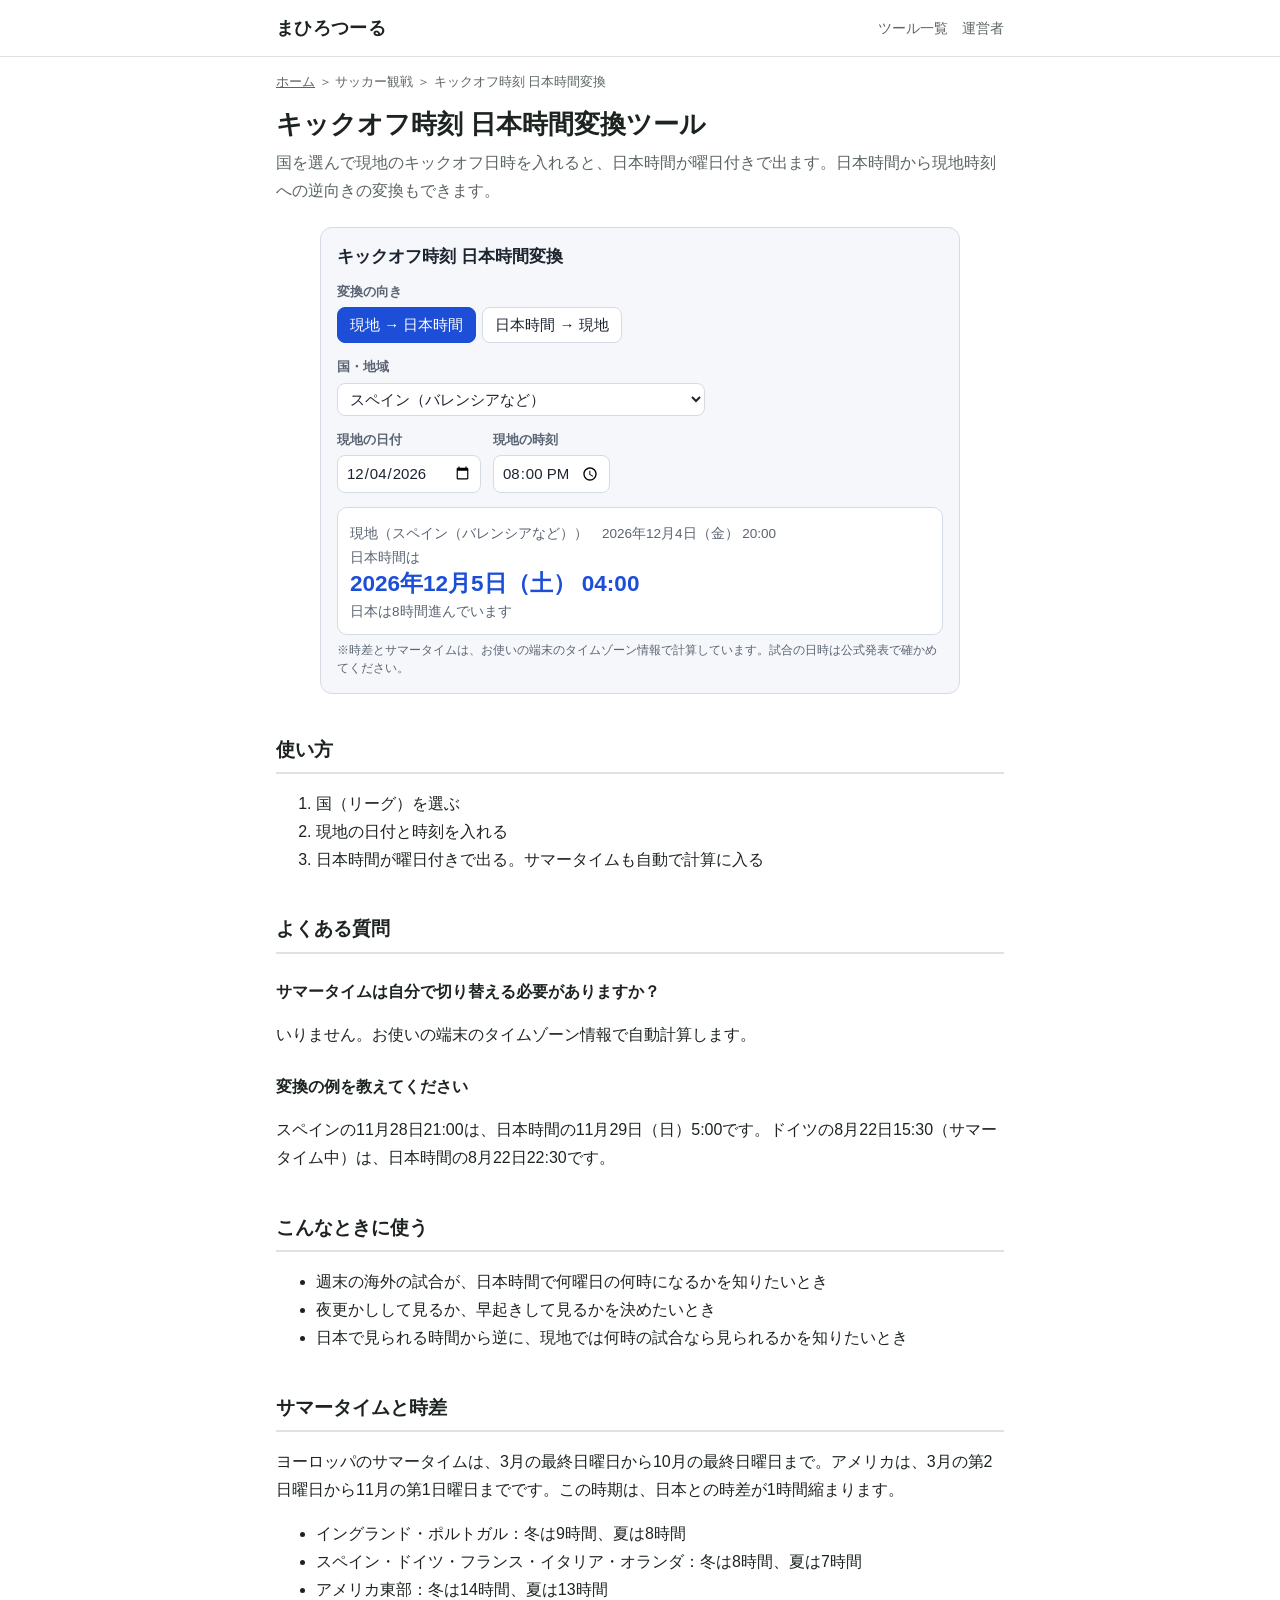
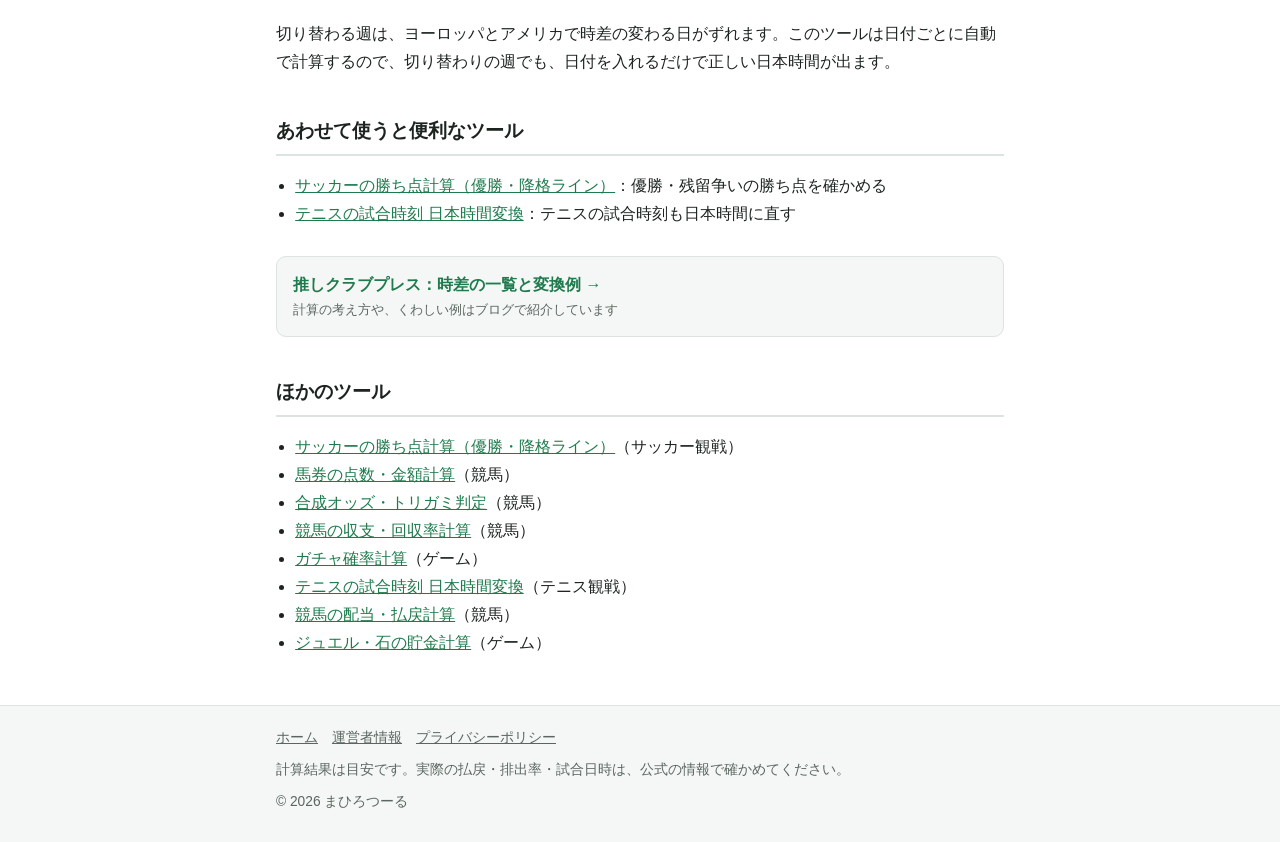
<file: kickoff-jst/index.html>
<!doctype html><html lang="ja"><head><meta charset="utf-8"><meta name="viewport" content="width=device-width,initial-scale=1"><title>キックオフ時刻 日本時間変換ツール｜まひろつーる</title><meta name="description" content="海外サッカーの現地キックオフ時刻を、曜日付きの日本時間に変換する無料ツール。ヨーロッパやアメリカのサマータイムも自動で計算します。"><link rel="canonical" href="https://mahirotools.com/kickoff-jst/"><meta property="og:title" content="キックオフ時刻 日本時間変換ツール｜まひろつーる"><meta property="og:description" content="海外サッカーの現地キックオフ時刻を、曜日付きの日本時間に変換する無料ツール。ヨーロッパやアメリカのサマータイムも自動で計算します。"><meta property="og:url" content="https://mahirotools.com/kickoff-jst/"><meta property="og:site_name" content="まひろつーる"><meta property="og:type" content="website"><meta name="twitter:card" content="summary_large_image"><meta property="og:image" content="https://mahirotools.com/img/kickoff-jst.jpg"><link rel="stylesheet" href="../style.css"><link rel="icon" href="../favicon.svg" type="image/svg+xml"><script async src="https://www.googletagmanager.com/gtag/js?id=G-DVRD8E0BH7"></script><script>window.dataLayer=window.dataLayer||[];function gtag(){dataLayer.push(arguments);}gtag('js',new Date());gtag('config','G-DVRD8E0BH7');</script><script async src="https://pagead2.googlesyndication.com/pagead/js/adsbygoogle.js?client=ca-pub-7625080695161072" crossorigin="anonymous"></script><script type="application/ld+json">{"@context": "https://schema.org", "@type": "WebApplication", "name": "キックオフ時刻 日本時間変換ツール", "description": "海外サッカーの現地キックオフ時刻を、曜日付きの日本時間に変換する無料ツール。ヨーロッパやアメリカのサマータイムも自動で計算します。", "applicationCategory": "UtilitiesApplication", "operatingSystem": "Any", "inLanguage": "ja", "url": "https://mahirotools.com/kickoff-jst/", "offers": {"@type": "Offer", "price": "0", "priceCurrency": "JPY"}}</script></head><body><header class="site"><div class="wrap"><a class="logo" href="../">まひろつーる</a><nav><a href="../#tools">ツール一覧</a><a href="../about/">運営者</a></nav></div></header><main class="wrap"><p class="crumb"><a href="../">ホーム</a> ＞ サッカー観戦 ＞ キックオフ時刻 日本時間変換</p><h1>キックオフ時刻 日本時間変換ツール</h1><p class="lead">国を選んで現地のキックオフ日時を入れると、日本時間が曜日付きで出ます。日本時間から現地時刻への逆向きの変換もできます。</p>
<div id="kjt-root" class="kjt"></div>
<style>
.kjt{--a:#1d4ed8;--bg:#fff;--line:#d5dbe5;--sub:#5b6472;color:#1c2430 !important;background:#f5f7fb !important;border:1px solid var(--line);border-radius:12px;padding:16px;max-width:640px;margin:1.5em auto;box-sizing:border-box;line-height:1.5;font-size:15px;text-align:left}
.kjt *{box-sizing:border-box}
.kjt-h{font-weight:700;font-size:1.15em;margin:0 0 12px}
.kjt-sec{margin:0 0 14px}
.kjt-lb{font-size:.85em;color:var(--sub);margin:0 0 6px;font-weight:700}
.kjt-seg{display:flex;flex-wrap:wrap;gap:6px}
.kjt button{font:inherit;cursor:pointer;border:1px solid var(--line);background:var(--bg);color:inherit;border-radius:8px;padding:6px 12px;min-height:36px;margin:0;line-height:1.2;box-shadow:none}
.kjt button.on{background:var(--a);border-color:var(--a);color:#fff}
.kjt select,.kjt input{font:inherit;padding:6px 8px;border:1px solid var(--line);border-radius:8px;background:#fff;color:#1c2430;max-width:100%}
.kjt-inl{display:flex;gap:12px;flex-wrap:wrap;align-items:end}
.kjt-res{background:var(--bg);border:1px solid var(--line);border-radius:10px;padding:12px}
.kjt-big{font-size:1.5em;font-weight:700;color:var(--a);line-height:1.3;font-variant-numeric:tabular-nums}
.kjt-sub{font-size:.9em;color:var(--sub);margin-top:4px}
.kjt-err{color:#b3261e;font-size:.9em;margin-top:6px}
.kjt-note{font-size:.8em;color:var(--sub);margin-top:6px}
@media (max-width:420px){.kjt{padding:12px}.kjt-big{font-size:1.3em}}
</style>
<script>
(function(){
var root=document.getElementById('kjt-root');
if(!root){return;}
var ZONES=[
{id:'Europe/London',name:'イングランド・スコットランド（ウィガンなど）'},
{id:'Europe/Madrid',name:'スペイン（バレンシアなど）'},
{id:'Europe/Amsterdam',name:'オランダ（アヤックスなど）'},
{id:'Europe/Berlin',name:'ドイツ（ブレーメンなど）'},
{id:'Europe/Paris',name:'フランス（バランシエンヌなど）'},
{id:'Europe/Rome',name:'イタリア（ペスカーラなど）'},
{id:'Europe/Brussels',name:'ベルギー'},
{id:'Europe/Lisbon',name:'ポルトガル'},
{id:'Europe/Vienna',name:'オーストリア'},
{id:'Europe/Zurich',name:'スイス'},
{id:'Europe/Copenhagen',name:'デンマーク'},
{id:'Europe/Istanbul',name:'トルコ'},
{id:'America/New_York',name:'アメリカ東部'},
{id:'America/Los_Angeles',name:'アメリカ西部'},
{id:'Asia/Riyadh',name:'サウジアラビア'},
{id:'Australia/Sydney',name:'オーストラリア（シドニー）'}
];
var WD=['日','月','火','水','木','金','土'];
var now=new Date();
function pad(n){return (n<10?'0':'')+n;}
var st={dir:'toJst',zone:'Europe/Madrid',date:now.getFullYear()+'-'+pad(now.getMonth()+1)+'-'+pad(now.getDate()),time:'20:00'};
var resEl=null;
function h(tag,attrs,kids){var e=document.createElement(tag);if(attrs){for(var a in attrs){if(a==='text'){e.textContent=attrs[a];}else if(a==='cls'){e.className=attrs[a];}else if(a.indexOf('on')===0){e.addEventListener(a.slice(2),attrs[a]);}else{e.setAttribute(a,attrs[a]);}}}if(kids){for(var j=0;j<kids.length;j++){if(kids[j]){e.appendChild(kids[j]);}}}return e;}
function zoneName(id){for(var i=0;i<ZONES.length;i++){if(ZONES[i].id===id){return ZONES[i].name;}}return id;}
function parts(ms,tz){var f=new Intl.DateTimeFormat('en-US',{timeZone:tz,hourCycle:'h23',year:'numeric',month:'numeric',day:'numeric',hour:'numeric',minute:'numeric',second:'numeric'});var p={};var a=f.formatToParts(new Date(ms));for(var i=0;i<a.length;i++){p[a[i].type]=a[i].value;}var hr=Number(p.hour);if(hr===24){hr=0;}return {y:Number(p.year),m:Number(p.month),d:Number(p.day),h:hr,mi:Number(p.minute),s:Number(p.second)};}
function offset(ms,tz){var p=parts(ms,tz);return Date.UTC(p.y,p.m-1,p.d,p.h,p.mi,p.s)-Math.floor(ms/1000)*1000;}
function wallToUtc(y,m,d,hh,mm,tz){var guess=Date.UTC(y,m-1,d,hh,mm);var u=guess-offset(guess,tz);u=guess-offset(u,tz);var p=parts(u,tz);var ok=p.y===y?(p.m===m?(p.d===d?(p.h===hh?p.mi===mm:false):false):false):false;return {ms:u,ok:ok};}
function fmt(ms,tz){var p=parts(ms,tz);var wd=new Date(Date.UTC(p.y,p.m-1,p.d)).getUTCDay();return p.y+'年'+p.m+'月'+p.d+'日（'+WD[wd]+'） '+pad(p.h)+':'+pad(p.mi);}
function diffText(ms,tz){var o=(offset(ms,'Asia/Tokyo')-offset(ms,tz))/3600000;var r=Math.round(o*100)/100;if(r===0){return '時差なし';}return '日本は'+(r>0?r+'時間進んでいます':(-r)+'時間遅れています');}
function isDst(ms,tz){var y=parts(ms,tz).y;var jan=offset(Date.UTC(y,0,15),tz);var jul=offset(Date.UTC(y,6,15),tz);if(jan===jul){return false;}return offset(ms,tz)===Math.max(jan,jul);}
function renderResult(){
if(!resEl){return;}resEl.textContent='';
var dm=/^(\d{4})-(\d{1,2})-(\d{1,2})$/.exec(st.date);var tm=/^(\d{1,2}):(\d{2})$/.exec(st.time);
if(!dm){resEl.appendChild(h('div',{cls:'kjt-err',text:'日付を選んでください。'}));return;}
if(!tm){resEl.appendChild(h('div',{cls:'kjt-err',text:'時刻を入れてください。'}));return;}
var src=st.dir==='toJst'?st.zone:'Asia/Tokyo';var dst=st.dir==='toJst'?'Asia/Tokyo':st.zone;
var r=wallToUtc(Number(dm[1]),Number(dm[2]),Number(dm[3]),Number(tm[1]),Number(tm[2]),src);
var srcLabel=st.dir==='toJst'?'現地（'+zoneName(st.zone)+'）':'日本時間';
var dstLabel=st.dir==='toJst'?'日本時間':'現地（'+zoneName(st.zone)+'）';
resEl.appendChild(h('div',{cls:'kjt-sub',text:srcLabel+'　'+fmt(r.ms,src)}));
resEl.appendChild(h('div',{cls:'kjt-sub',text:dstLabel+'は'}));
resEl.appendChild(h('div',{cls:'kjt-big',text:fmt(r.ms,dst)}));
var dstOn=isDst(r.ms,st.zone);
resEl.appendChild(h('div',{cls:'kjt-sub',text:diffText(r.ms,st.zone)+(dstOn?'（現地はサマータイム中）':'')}));
if(!r.ok){resEl.appendChild(h('div',{cls:'kjt-err',text:'入力した時刻は、サマータイムの切り替えで存在しないか、2回ある時刻です。結果を確かめてください。'}));}}
function render(){
root.textContent='';
root.appendChild(h('div',{cls:'kjt-h',text:'キックオフ時刻 日本時間変換'}));
var dirs=[{id:'toJst',name:'現地 → 日本時間'},{id:'toLocal',name:'日本時間 → 現地'}];
var seg=h('div',{cls:'kjt-seg'});for(var i=0;i<dirs.length;i++){(function(d){seg.appendChild(h('button',{type:'button',cls:d.id===st.dir?'on':'',text:d.name,onclick:function(){st.dir=d.id;render();}}));})(dirs[i]);}
root.appendChild(h('div',{cls:'kjt-sec'},[h('div',{cls:'kjt-lb',text:'変換の向き'}),seg]));
var sel=h('select',{'aria-label':'国・地域',onchange:function(e){st.zone=e.target.value;renderResult();}});
for(var z=0;z<ZONES.length;z++){var o=h('option',{value:ZONES[z].id,text:ZONES[z].name});if(ZONES[z].id===st.zone){o.selected=true;}sel.appendChild(o);}
root.appendChild(h('div',{cls:'kjt-sec'},[h('div',{cls:'kjt-lb',text:'国・地域'}),sel]));
var di=h('input',{type:'date',value:st.date,'aria-label':'日付',oninput:function(e){st.date=e.target.value;renderResult();}});
var ti=h('input',{type:'time',value:st.time,step:'300','aria-label':'時刻',oninput:function(e){st.time=e.target.value;renderResult();}});
var lab=st.dir==='toJst'?'現地の':'日本時間の';
root.appendChild(h('div',{cls:'kjt-sec kjt-inl'},[h('div',null,[h('div',{cls:'kjt-lb',text:lab+'日付'}),di]),h('div',null,[h('div',{cls:'kjt-lb',text:lab+'時刻'}),ti])]));
resEl=h('div',{cls:'kjt-res'});root.appendChild(resEl);
root.appendChild(h('div',{cls:'kjt-note',text:'※時差とサマータイムは、お使いの端末のタイムゾーン情報で計算しています。試合の日時は公式発表で確かめてください。'}));
renderResult();}
render();
})();
</script>

<h2>使い方</h2>
<ol>
<li>国（リーグ）を選ぶ</li>
<li>現地の日付と時刻を入れる</li>
<li>日本時間が曜日付きで出る。サマータイムも自動で計算に入る</li>
</ol>
<h2>よくある質問</h2>
<h3>サマータイムは自分で切り替える必要がありますか？</h3>
<p>いりません。お使いの端末のタイムゾーン情報で自動計算します。</p>
<h3>変換の例を教えてください</h3>
<p>スペインの11月28日21:00は、日本時間の11月29日（日）5:00です。ドイツの8月22日15:30（サマータイム中）は、日本時間の8月22日22:30です。</p>
<h2>こんなときに使う</h2>
<ul>
<li>週末の海外の試合が、日本時間で何曜日の何時になるかを知りたいとき</li>
<li>夜更かしして見るか、早起きして見るかを決めたいとき</li>
<li>日本で見られる時間から逆に、現地では何時の試合なら見られるかを知りたいとき</li>
</ul>
<h2>サマータイムと時差</h2>
<p>ヨーロッパのサマータイムは、3月の最終日曜日から10月の最終日曜日まで。アメリカは、3月の第2日曜日から11月の第1日曜日までです。この時期は、日本との時差が1時間縮まります。</p>
<ul>
<li>イングランド・ポルトガル：冬は9時間、夏は8時間</li>
<li>スペイン・ドイツ・フランス・イタリア・オランダ：冬は8時間、夏は7時間</li>
<li>アメリカ東部：冬は14時間、夏は13時間</li>
</ul>
<p>切り替わる週は、ヨーロッパとアメリカで時差の変わる日がずれます。このツールは日付ごとに自動で計算するので、切り替わりの週でも、日付を入れるだけで正しい日本時間が出ます。</p>
<section class="related"><h2>あわせて使うと便利なツール</h2><ul><li><a href="../soccer-kachiten/">サッカーの勝ち点計算（優勝・降格ライン）</a>：優勝・残留争いの勝ち点を確かめる</li><li><a href="../tennis-jst/">テニスの試合時刻 日本時間変換</a>：テニスの試合時刻も日本時間に直す</li></ul></section><a class="more" href="https://mahiro13th.com/?p=9640">推しクラブプレス：時差の一覧と変換例 →<small>計算の考え方や、くわしい例はブログで紹介しています</small></a><section class="related"><h2>ほかのツール</h2><ul><li><a href="../soccer-kachiten/">サッカーの勝ち点計算（優勝・降格ライン）</a>（サッカー観戦）</li><li><a href="../bakken-tensu/">馬券の点数・金額計算</a>（競馬）</li><li><a href="../gousei-odds/">合成オッズ・トリガミ判定</a>（競馬）</li><li><a href="../keiba-shushi/">競馬の収支・回収率計算</a>（競馬）</li><li><a href="../gacha-kakuritsu/">ガチャ確率計算</a>（ゲーム）</li><li><a href="../tennis-jst/">テニスの試合時刻 日本時間変換</a>（テニス観戦）</li><li><a href="../keiba-haitou/">競馬の配当・払戻計算</a>（競馬）</li><li><a href="../jewel-chokin/">ジュエル・石の貯金計算</a>（ゲーム）</li></ul></section></main><footer class="site"><div class="wrap"><a href="../">ホーム</a><a href="../about/">運営者情報</a><a href="../privacy/">プライバシーポリシー</a><p>計算結果は目安です。実際の払戻・排出率・試合日時は、公式の情報で確かめてください。</p><p>© 2026 まひろつーる</p></div></footer></body></html>
</file>
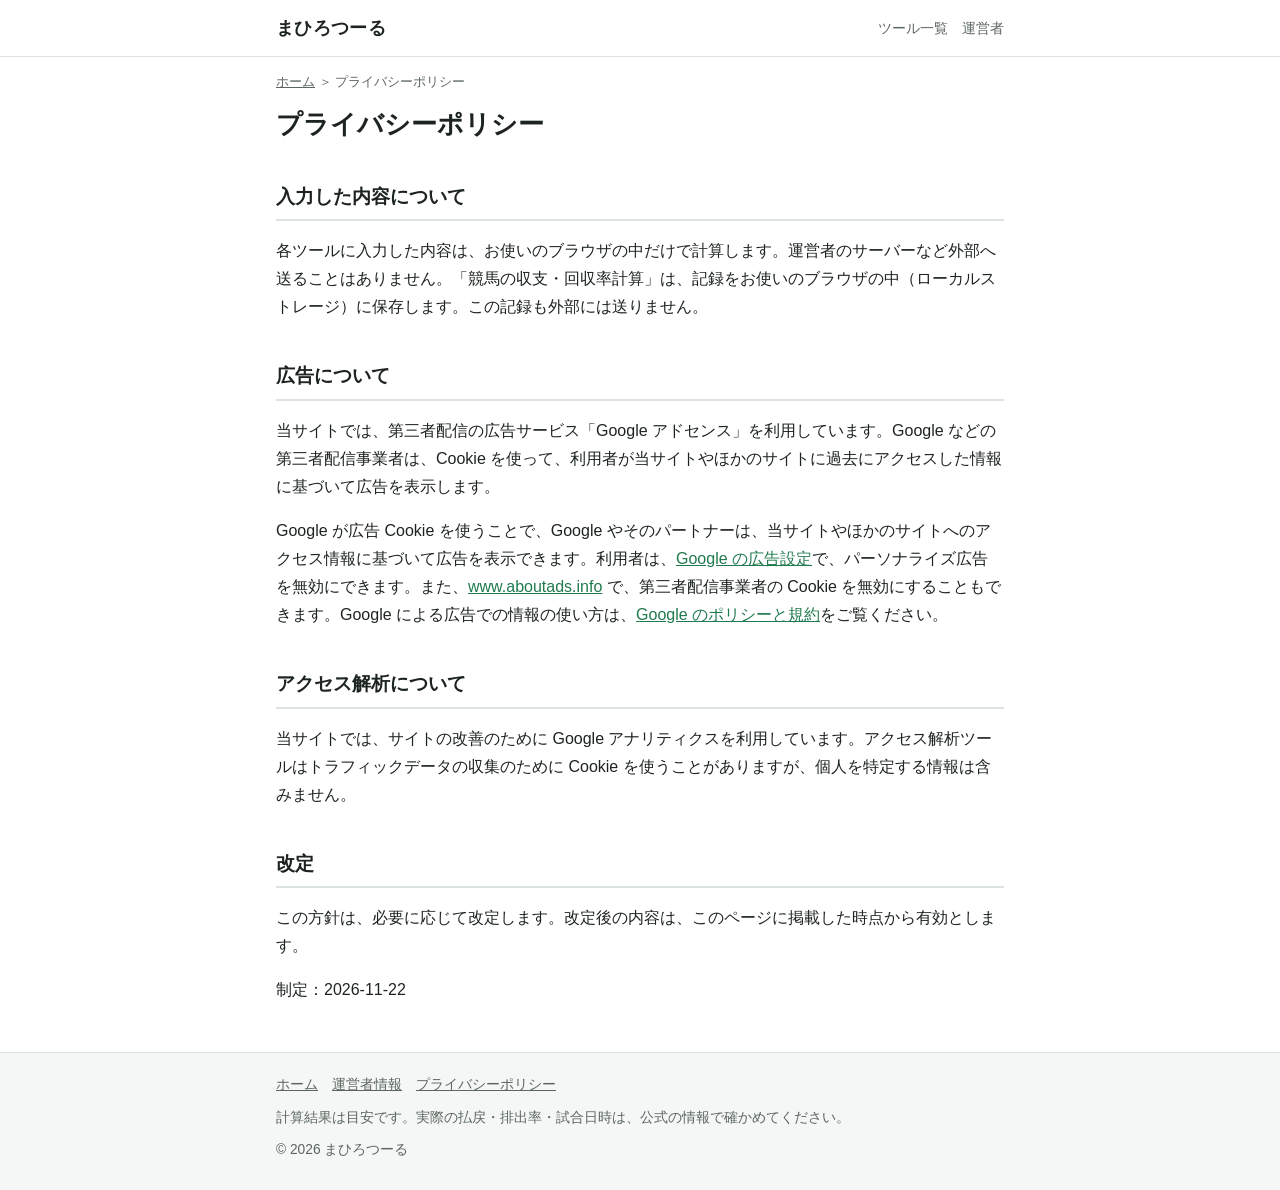
<file: privacy/index.html>
<!doctype html><html lang="ja"><head><meta charset="utf-8"><meta name="viewport" content="width=device-width,initial-scale=1"><title>プライバシーポリシー｜まひろつーる</title><meta name="description" content="まひろつーるのプライバシーポリシーです。"><link rel="canonical" href="https://mahirotools.com/privacy/"><meta property="og:title" content="プライバシーポリシー｜まひろつーる"><meta property="og:description" content="まひろつーるのプライバシーポリシーです。"><meta property="og:url" content="https://mahirotools.com/privacy/"><meta property="og:site_name" content="まひろつーる"><meta property="og:type" content="website"><meta name="twitter:card" content="summary_large_image"><link rel="stylesheet" href="../style.css"><link rel="icon" href="../favicon.svg" type="image/svg+xml"><script async src="https://www.googletagmanager.com/gtag/js?id=G-DVRD8E0BH7"></script><script>window.dataLayer=window.dataLayer||[];function gtag(){dataLayer.push(arguments);}gtag('js',new Date());gtag('config','G-DVRD8E0BH7');</script><script async src="https://pagead2.googlesyndication.com/pagead/js/adsbygoogle.js?client=ca-pub-7625080695161072" crossorigin="anonymous"></script></head><body><header class="site"><div class="wrap"><a class="logo" href="../">まひろつーる</a><nav><a href="../#tools">ツール一覧</a><a href="../about/">運営者</a></nav></div></header><main class="wrap"><p class="crumb"><a href="../">ホーム</a> ＞ プライバシーポリシー</p><h1>プライバシーポリシー</h1><h2>入力した内容について</h2><p>各ツールに入力した内容は、お使いのブラウザの中だけで計算します。運営者のサーバーなど外部へ送ることはありません。「競馬の収支・回収率計算」は、記録をお使いのブラウザの中（ローカルストレージ）に保存します。この記録も外部には送りません。</p><h2>広告について</h2><p>当サイトでは、第三者配信の広告サービス「Google アドセンス」を利用しています。Google などの第三者配信事業者は、Cookie を使って、利用者が当サイトやほかのサイトに過去にアクセスした情報に基づいて広告を表示します。</p><p>Google が広告 Cookie を使うことで、Google やそのパートナーは、当サイトやほかのサイトへのアクセス情報に基づいて広告を表示できます。利用者は、<a href="https://adssettings.google.com/">Google の広告設定</a>で、パーソナライズ広告を無効にできます。また、<a href="https://www.aboutads.info/">www.aboutads.info</a> で、第三者配信事業者の Cookie を無効にすることもできます。Google による広告での情報の使い方は、<a href="https://policies.google.com/technologies/ads">Google のポリシーと規約</a>をご覧ください。</p><h2>アクセス解析について</h2><p>当サイトでは、サイトの改善のために Google アナリティクスを利用しています。アクセス解析ツールはトラフィックデータの収集のために Cookie を使うことがありますが、個人を特定する情報は含みません。</p><h2>改定</h2><p>この方針は、必要に応じて改定します。改定後の内容は、このページに掲載した時点から有効とします。</p><p>制定：2026-11-22</p></main><footer class="site"><div class="wrap"><a href="../">ホーム</a><a href="../about/">運営者情報</a><a href="../privacy/">プライバシーポリシー</a><p>計算結果は目安です。実際の払戻・排出率・試合日時は、公式の情報で確かめてください。</p><p>© 2026 まひろつーる</p></div></footer></body></html>
</file>
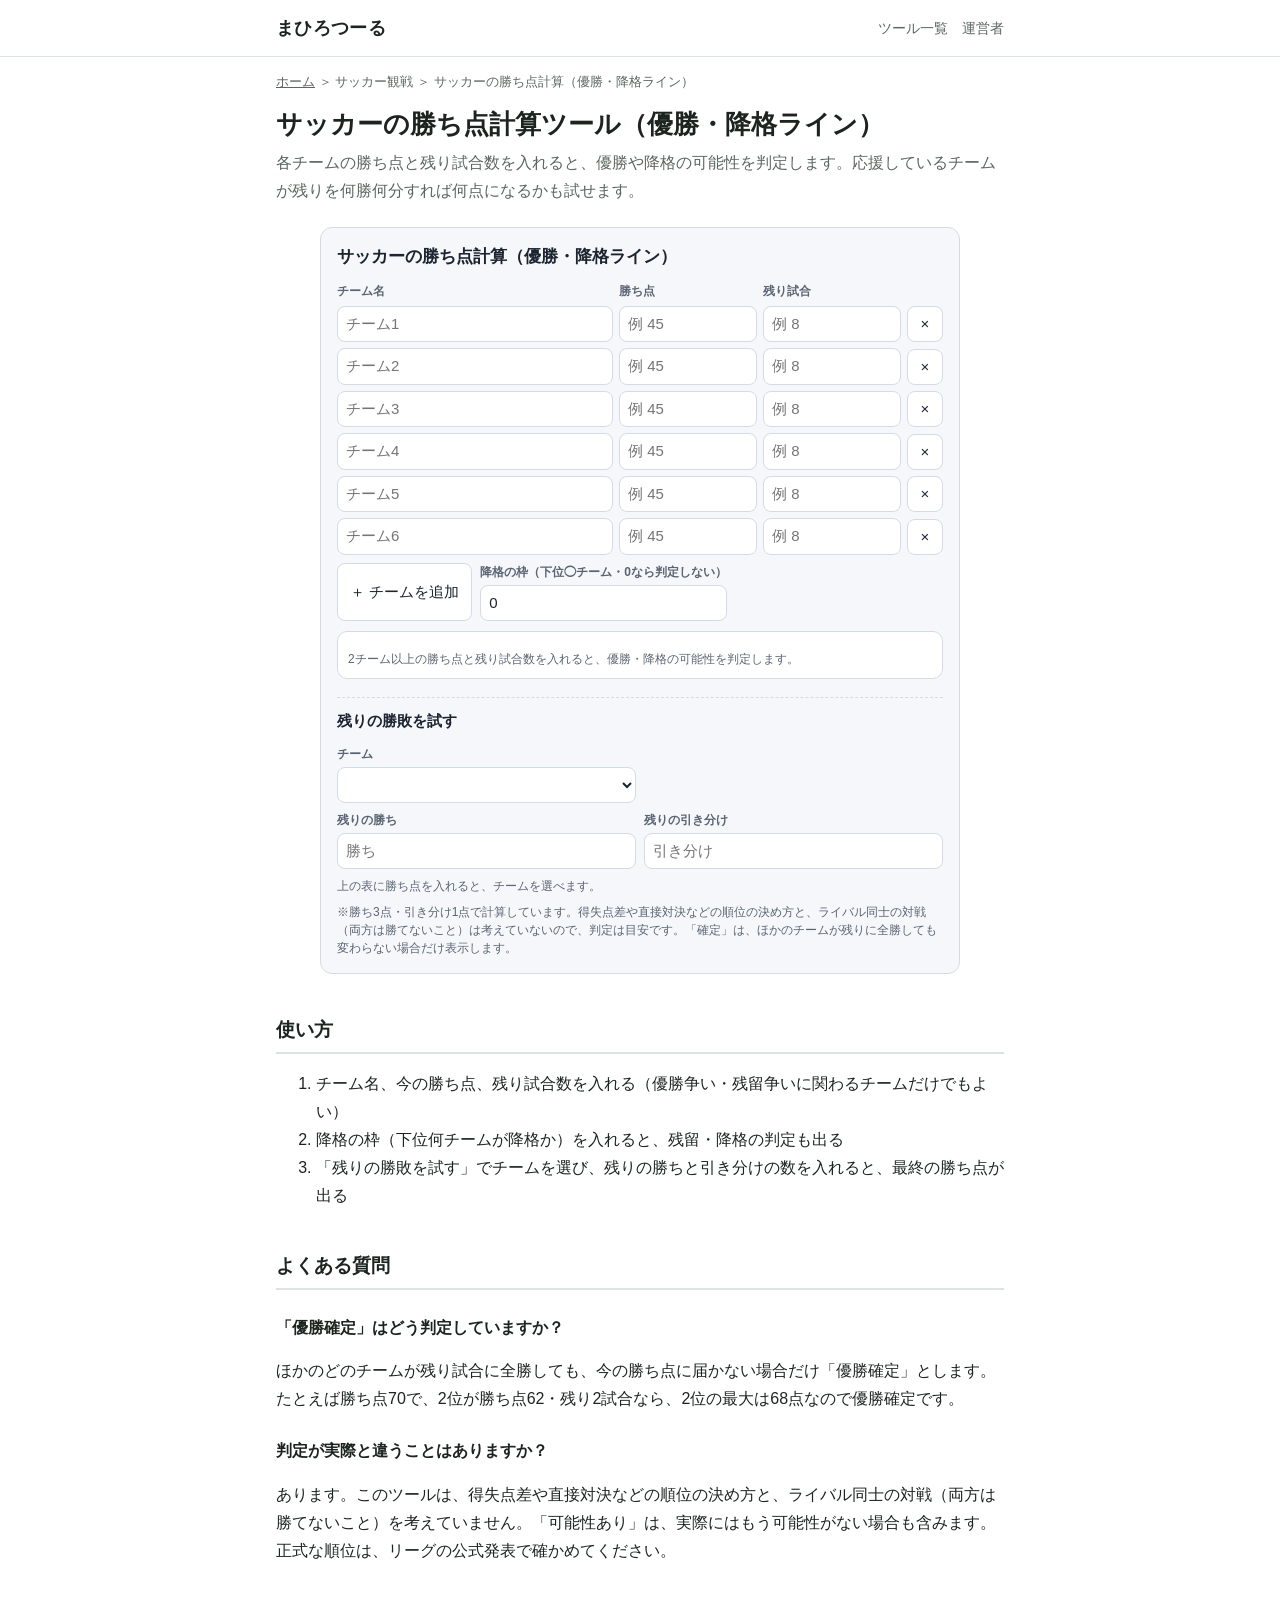
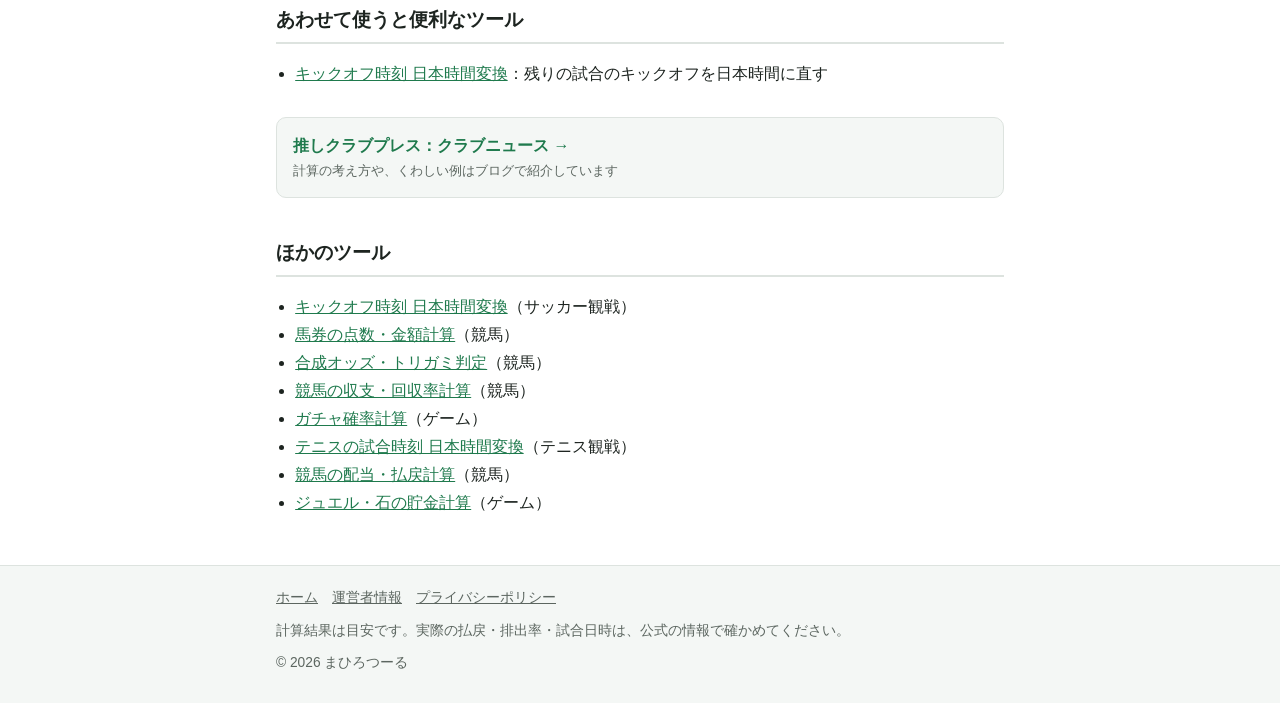
<file: soccer-kachiten/index.html>
<!doctype html><html lang="ja"><head><meta charset="utf-8"><meta name="viewport" content="width=device-width,initial-scale=1"><title>サッカーの勝ち点計算ツール（優勝・降格ライン）｜まひろつーる</title><meta name="description" content="各チームの勝ち点と残り試合数から、優勝・降格の可能性を判定する無料ツール。残りの勝敗を選んで最終の勝ち点を試算することもできます。"><link rel="canonical" href="https://mahirotools.com/soccer-kachiten/"><meta property="og:title" content="サッカーの勝ち点計算ツール（優勝・降格ライン）｜まひろつーる"><meta property="og:description" content="各チームの勝ち点と残り試合数から、優勝・降格の可能性を判定する無料ツール。残りの勝敗を選んで最終の勝ち点を試算することもできます。"><meta property="og:url" content="https://mahirotools.com/soccer-kachiten/"><meta property="og:site_name" content="まひろつーる"><meta property="og:type" content="website"><meta name="twitter:card" content="summary_large_image"><meta property="og:image" content="https://mahirotools.com/img/soccer-kachiten.jpg"><link rel="stylesheet" href="../style.css"><link rel="icon" href="../favicon.svg" type="image/svg+xml"><script async src="https://www.googletagmanager.com/gtag/js?id=G-DVRD8E0BH7"></script><script>window.dataLayer=window.dataLayer||[];function gtag(){dataLayer.push(arguments);}gtag('js',new Date());gtag('config','G-DVRD8E0BH7');</script><script async src="https://pagead2.googlesyndication.com/pagead/js/adsbygoogle.js?client=ca-pub-7625080695161072" crossorigin="anonymous"></script><script type="application/ld+json">{"@context": "https://schema.org", "@type": "WebApplication", "name": "サッカーの勝ち点計算ツール（優勝・降格ライン）", "description": "各チームの勝ち点と残り試合数から、優勝・降格の可能性を判定する無料ツール。残りの勝敗を選んで最終の勝ち点を試算することもできます。", "applicationCategory": "UtilitiesApplication", "operatingSystem": "Any", "inLanguage": "ja", "url": "https://mahirotools.com/soccer-kachiten/", "offers": {"@type": "Offer", "price": "0", "priceCurrency": "JPY"}}</script></head><body><header class="site"><div class="wrap"><a class="logo" href="../">まひろつーる</a><nav><a href="../#tools">ツール一覧</a><a href="../about/">運営者</a></nav></div></header><main class="wrap"><p class="crumb"><a href="../">ホーム</a> ＞ サッカー観戦 ＞ サッカーの勝ち点計算（優勝・降格ライン）</p><h1>サッカーの勝ち点計算ツール（優勝・降格ライン）</h1><p class="lead">各チームの勝ち点と残り試合数を入れると、優勝や降格の可能性を判定します。応援しているチームが残りを何勝何分すれば何点になるかも試せます。</p>
<div id="kpt-root" class="kpt"></div>
<style>
.kpt{--a:#1d4ed8;--bg:#fff;--line:#d5dbe5;--sub:#5b6472;--bad:#b3261e;--good:#1f7a4d;color:#1c2430 !important;background:#f5f7fb !important;border:1px solid var(--line);border-radius:12px;padding:16px;max-width:640px;margin:1.5em auto;box-sizing:border-box;line-height:1.5;font-size:15px;text-align:left}
.kpt *{box-sizing:border-box}
.kpt-h{font-weight:700;font-size:1.15em;margin:0 0 12px}
.kpt-h2{font-weight:700;font-size:1em;margin:18px 0 8px;padding-top:12px;border-top:1px dashed var(--line)}
.kpt-lb{font-size:.8em;color:var(--sub);margin:0 0 4px;font-weight:700}
.kpt button{font:inherit;cursor:pointer;border:1px solid var(--line);background:var(--bg);color:inherit;border-radius:8px;padding:6px 12px;min-height:36px;margin:0;line-height:1.2;box-shadow:none}
.kpt input,.kpt select{font:inherit;padding:6px 8px;border:1px solid var(--line);border-radius:8px;background:#fff;color:#1c2430;width:100%;min-width:0;min-height:36px}
.kpt-rows{display:grid;grid-template-columns:2fr 1fr 1fr 36px;gap:6px;align-items:center}
.kpt-rows .kpt-hd{font-size:.78em;color:var(--sub);font-weight:700}
.kpt-rows button{padding:0}
.kpt-set{display:grid;grid-template-columns:1fr 1fr;gap:8px;margin:12px 0 0}
.kpt-bar{display:flex;flex-wrap:wrap;gap:8px;margin:8px 0 0}
.kpt-res{background:var(--bg);border:1px solid var(--line);border-radius:10px;padding:10px;margin-top:10px;overflow-x:auto}
.kpt table{border-collapse:collapse;width:100%;font-size:.88em;font-variant-numeric:tabular-nums}
.kpt th,.kpt td{border-bottom:1px solid var(--line);padding:6px 5px;text-align:right;white-space:nowrap}
.kpt th{color:var(--sub);font-size:.88em}
.kpt td.kpt-l,.kpt th.kpt-l{text-align:left;white-space:normal}
.kpt-tag{display:inline-block;font-size:.8em;border-radius:6px;padding:1px 6px;margin:1px 2px 1px 0;white-space:nowrap}
.kpt-win{background:#e6f4ec;color:var(--good)}
.kpt-may{background:#eef2fb;color:var(--a)}
.kpt-no{background:#f1f1f1;color:#666}
.kpt-down{background:#fdecea;color:var(--bad)}
.kpt-big{font-size:1.4em;font-weight:700;color:var(--a);font-variant-numeric:tabular-nums}
.kpt-line{font-size:.9em;margin:6px 0 0}
.kpt-note{font-size:.8em;color:var(--sub);margin:8px 0 0}
.kpt-err{font-size:.85em;color:var(--bad);margin:6px 0 0}
@media (max-width:420px){.kpt{padding:12px}.kpt table{font-size:.8em}}
</style>
<script>
(function(){
var root=document.getElementById('kpt-root');
if(!root){return;}
function blank(){return {name:'',pts:'',rem:''};}
var rows=[blank(),blank(),blank(),blank(),blank(),blank()];
var down='0';var sim={team:'0',w:'',d:''};
var resEl=null;var simEl=null;
function h(tag,attrs,kids){var e=document.createElement(tag);if(attrs){for(var a in attrs){if(a==='text'){e.textContent=attrs[a];}else if(a==='cls'){e.className=attrs[a];}else if(a.indexOf('on')===0){e.addEventListener(a.slice(2),attrs[a]);}else{e.setAttribute(a,attrs[a]);}}}if(kids){for(var j=0;j<kids.length;j++){if(kids[j]){e.appendChild(kids[j]);}}}return e;}
function num(s){var t=String(s).replace(/[０-９]/g,function(c){return String.fromCharCode(c.charCodeAt(0)-65248);}).replace(/[,，\s]/g,'');if(t===''){return NaN;}return Number(t);}
function teams(){var out=[];for(var i=0;i<rows.length;i++){var p=num(rows[i].pts);if(isNaN(p)){continue;}var r=num(rows[i].rem);r=isNaN(r)?0:Math.max(0,Math.floor(r));var nm=rows[i].name.trim();out.push({i:i,name:nm===''?'チーム'+(i+1):nm,pts:p,rem:r,max:p+3*r});}
out.sort(function(a,b){return b.pts-a.pts;});return out;}
function judge(ts){
var T=ts.length;var N=Math.max(0,Math.floor(num(down)));if(isNaN(N)){N=0;}if(N>=T){N=0;}
for(var i=0;i<ts.length;i++){var t=ts[i];var othersMax=-1;var othersPts=-1;var canPass=0;var surelyAbove=0;
for(var j=0;j<ts.length;j++){if(j===i){continue;}othersMax=Math.max(othersMax,ts[j].max);othersPts=Math.max(othersPts,ts[j].pts);if(ts[j].max>=t.pts){canPass++;}if(ts[j].pts>t.max){surelyAbove++;}}
t.tags=[];
if(t.pts>othersMax){t.tags.push(['kpt-win','優勝確定']);}
else if(t.max>othersPts){t.tags.push(['kpt-may','優勝の可能性あり']);}
else if(t.max===othersPts){t.tags.push(['kpt-may','優勝は勝ち点で並べば可能性']);}
else{t.tags.push(['kpt-no','優勝の可能性なし']);}
if(N>0){if(surelyAbove>=T-N){t.tags.push(['kpt-down','降格決定']);}else if(canPass<=T-N-1){t.tags.push(['kpt-win','残留確定']);}else{t.tags.push(['kpt-down','降格の可能性あり']);}}}
return N;}
function renderResult(){
resEl.textContent='';var ts=teams();
if(ts.length<2){resEl.appendChild(h('div',{cls:'kpt-note',text:'2チーム以上の勝ち点と残り試合数を入れると、優勝・降格の可能性を判定します。'}));renderSim(ts);return;}
var N=judge(ts);
var tb=h('tbody');
for(var i=0;i<ts.length;i++){var t=ts[i];var tags=h('td',{cls:'kpt-l'});for(var k=0;k<t.tags.length;k++){tags.appendChild(h('span',{cls:'kpt-tag '+t.tags[k][0],text:t.tags[k][1]}));}
tb.appendChild(h('tr',null,[h('td',{text:String(i+1)}),h('td',{cls:'kpt-l',text:t.name}),h('td',{text:String(t.pts)}),h('td',{text:String(t.rem)}),h('td',{text:String(t.max)}),tags]));}
resEl.appendChild(h('table',null,[h('thead',null,[h('tr',null,[h('th',{text:'順'}),h('th',{cls:'kpt-l',text:'チーム'}),h('th',{text:'勝ち点'}),h('th',{text:'残り'}),h('th',{text:'最大'}),h('th',{cls:'kpt-l',text:'判定'})])]),tb]));
if(N>0){resEl.appendChild(h('div',{cls:'kpt-note',text:'降格は下位'+N+'チームとして判定しています（入力した'+ts.length+'チームの中での順位）。'}));}
renderSim(ts);}
function renderSim(ts){
simEl.textContent='';
var sel=h('select',{'aria-label':'試すチーム',onchange:function(e){sim.team=e.target.value;renderSim(teams());}});
var cur=null;
for(var i=0;i<ts.length;i++){var o=h('option',{value:String(ts[i].i),text:ts[i].name});if(String(ts[i].i)===sim.team){o.selected=true;cur=ts[i];}sel.appendChild(o);}
if(!cur){if(ts.length>0){cur=ts[0];sim.team=String(cur.i);}}
var wi=h('input',{type:'text',inputmode:'numeric',placeholder:'勝ち',value:sim.w,'aria-label':'勝ちの数',oninput:function(e){sim.w=e.target.value;out();}});
var di=h('input',{type:'text',inputmode:'numeric',placeholder:'引き分け',value:sim.d,'aria-label':'引き分けの数',oninput:function(e){sim.d=e.target.value;out();}});
var box=h('div');
simEl.appendChild(h('div',{cls:'kpt-set'},[h('div',{cls:''},[h('div',{cls:'kpt-lb',text:'チーム'}),sel]),h('div'),h('div',null,[h('div',{cls:'kpt-lb',text:'残りの勝ち'}),wi]),h('div',null,[h('div',{cls:'kpt-lb',text:'残りの引き分け'}),di])]));
simEl.appendChild(box);
function out(){box.textContent='';if(!cur){box.appendChild(h('div',{cls:'kpt-note',text:'上の表に勝ち点を入れると、チームを選べます。'}));return;}
var w=num(sim.w);var d=num(sim.d);w=isNaN(w)?0:Math.floor(w);d=isNaN(d)?0:Math.floor(d);
if(w<0){w=0;}if(d<0){d=0;}
if(w+d>cur.rem){box.appendChild(h('div',{cls:'kpt-err',text:'勝ちと引き分けの合計が、残り試合数（'+cur.rem+'）を超えています。'}));return;}
var fin=cur.pts+3*w+d;var l=cur.rem-w-d;
box.appendChild(h('div',{cls:'kpt-line',text:cur.name+'：'+w+'勝'+d+'分'+l+'敗なら、最終の勝ち点は'}));
box.appendChild(h('div',{cls:'kpt-big',text:fin+'点'}));
var above=0;var reach=0;for(var i=0;i<ts.length;i++){if(ts[i].i===cur.i){continue;}if(ts[i].pts>fin){above++;}if(ts[i].max>fin){reach++;}}
box.appendChild(h('div',{cls:'kpt-line',text:'この勝ち点を今の時点で上回っているチーム：'+above+'　残りに全勝すれば上回れるチーム：'+reach}));}
out();}
function render(){
root.textContent='';
root.appendChild(h('div',{cls:'kpt-h',text:'サッカーの勝ち点計算（優勝・降格ライン）'}));
var g=h('div',{cls:'kpt-rows'},[h('div',{cls:'kpt-hd',text:'チーム名'}),h('div',{cls:'kpt-hd',text:'勝ち点'}),h('div',{cls:'kpt-hd',text:'残り試合'}),h('div')]);
for(var i=0;i<rows.length;i++){(function(i){
g.appendChild(h('input',{type:'text',placeholder:'チーム'+(i+1),value:rows[i].name,'aria-label':(i+1)+'行目のチーム名',oninput:function(e){rows[i].name=e.target.value;renderResult();}}));
g.appendChild(h('input',{type:'text',inputmode:'numeric',placeholder:'例 45',value:rows[i].pts,'aria-label':(i+1)+'行目の勝ち点',oninput:function(e){rows[i].pts=e.target.value;renderResult();}}));
g.appendChild(h('input',{type:'text',inputmode:'numeric',placeholder:'例 8',value:rows[i].rem,'aria-label':(i+1)+'行目の残り試合',oninput:function(e){rows[i].rem=e.target.value;renderResult();}}));
g.appendChild(h('button',{type:'button',text:'×','aria-label':(i+1)+'行目を削除',onclick:function(){if(rows.length>2){rows.splice(i,1);}else{rows[i]=blank();}render();}}));})(i);}
root.appendChild(g);
var ds=h('input',{type:'text',inputmode:'numeric',value:down,'aria-label':'降格の枠',oninput:function(e){down=e.target.value;renderResult();}});
root.appendChild(h('div',{cls:'kpt-bar'},[h('button',{type:'button',text:'＋ チームを追加',onclick:function(){if(rows.length<24){rows.push(blank());}render();}}),h('div',{cls:''},[h('div',{cls:'kpt-lb',text:'降格の枠（下位◯チーム・0なら判定しない）'}),ds])]));
resEl=h('div',{cls:'kpt-res'});root.appendChild(resEl);
root.appendChild(h('div',{cls:'kpt-h2',text:'残りの勝敗を試す'}));
simEl=h('div');root.appendChild(simEl);
root.appendChild(h('div',{cls:'kpt-note',text:'※勝ち3点・引き分け1点で計算しています。得失点差や直接対決などの順位の決め方と、ライバル同士の対戦（両方は勝てないこと）は考えていないので、判定は目安です。「確定」は、ほかのチームが残りに全勝しても変わらない場合だけ表示します。'}));
renderResult();}
render();
})();
</script>

<h2>使い方</h2>
<ol>
<li>チーム名、今の勝ち点、残り試合数を入れる（優勝争い・残留争いに関わるチームだけでもよい）</li>
<li>降格の枠（下位何チームが降格か）を入れると、残留・降格の判定も出る</li>
<li>「残りの勝敗を試す」でチームを選び、残りの勝ちと引き分けの数を入れると、最終の勝ち点が出る</li>
</ol>
<h2>よくある質問</h2>
<h3>「優勝確定」はどう判定していますか？</h3>
<p>ほかのどのチームが残り試合に全勝しても、今の勝ち点に届かない場合だけ「優勝確定」とします。たとえば勝ち点70で、2位が勝ち点62・残り2試合なら、2位の最大は68点なので優勝確定です。</p>
<h3>判定が実際と違うことはありますか？</h3>
<p>あります。このツールは、得失点差や直接対決などの順位の決め方と、ライバル同士の対戦（両方は勝てないこと）を考えていません。「可能性あり」は、実際にはもう可能性がない場合も含みます。正式な順位は、リーグの公式発表で確かめてください。</p>
<section class="related"><h2>あわせて使うと便利なツール</h2><ul><li><a href="../kickoff-jst/">キックオフ時刻 日本時間変換</a>：残りの試合のキックオフを日本時間に直す</li></ul></section><a class="more" href="https://mahiro13th.com/category/%e3%82%af%e3%83%a9%e3%83%96%e3%83%8b%e3%83%a5%e3%83%bc%e3%82%b9/">推しクラブプレス：クラブニュース →<small>計算の考え方や、くわしい例はブログで紹介しています</small></a><section class="related"><h2>ほかのツール</h2><ul><li><a href="../kickoff-jst/">キックオフ時刻 日本時間変換</a>（サッカー観戦）</li><li><a href="../bakken-tensu/">馬券の点数・金額計算</a>（競馬）</li><li><a href="../gousei-odds/">合成オッズ・トリガミ判定</a>（競馬）</li><li><a href="../keiba-shushi/">競馬の収支・回収率計算</a>（競馬）</li><li><a href="../gacha-kakuritsu/">ガチャ確率計算</a>（ゲーム）</li><li><a href="../tennis-jst/">テニスの試合時刻 日本時間変換</a>（テニス観戦）</li><li><a href="../keiba-haitou/">競馬の配当・払戻計算</a>（競馬）</li><li><a href="../jewel-chokin/">ジュエル・石の貯金計算</a>（ゲーム）</li></ul></section></main><footer class="site"><div class="wrap"><a href="../">ホーム</a><a href="../about/">運営者情報</a><a href="../privacy/">プライバシーポリシー</a><p>計算結果は目安です。実際の払戻・排出率・試合日時は、公式の情報で確かめてください。</p><p>© 2026 まひろつーる</p></div></footer></body></html>
</file>
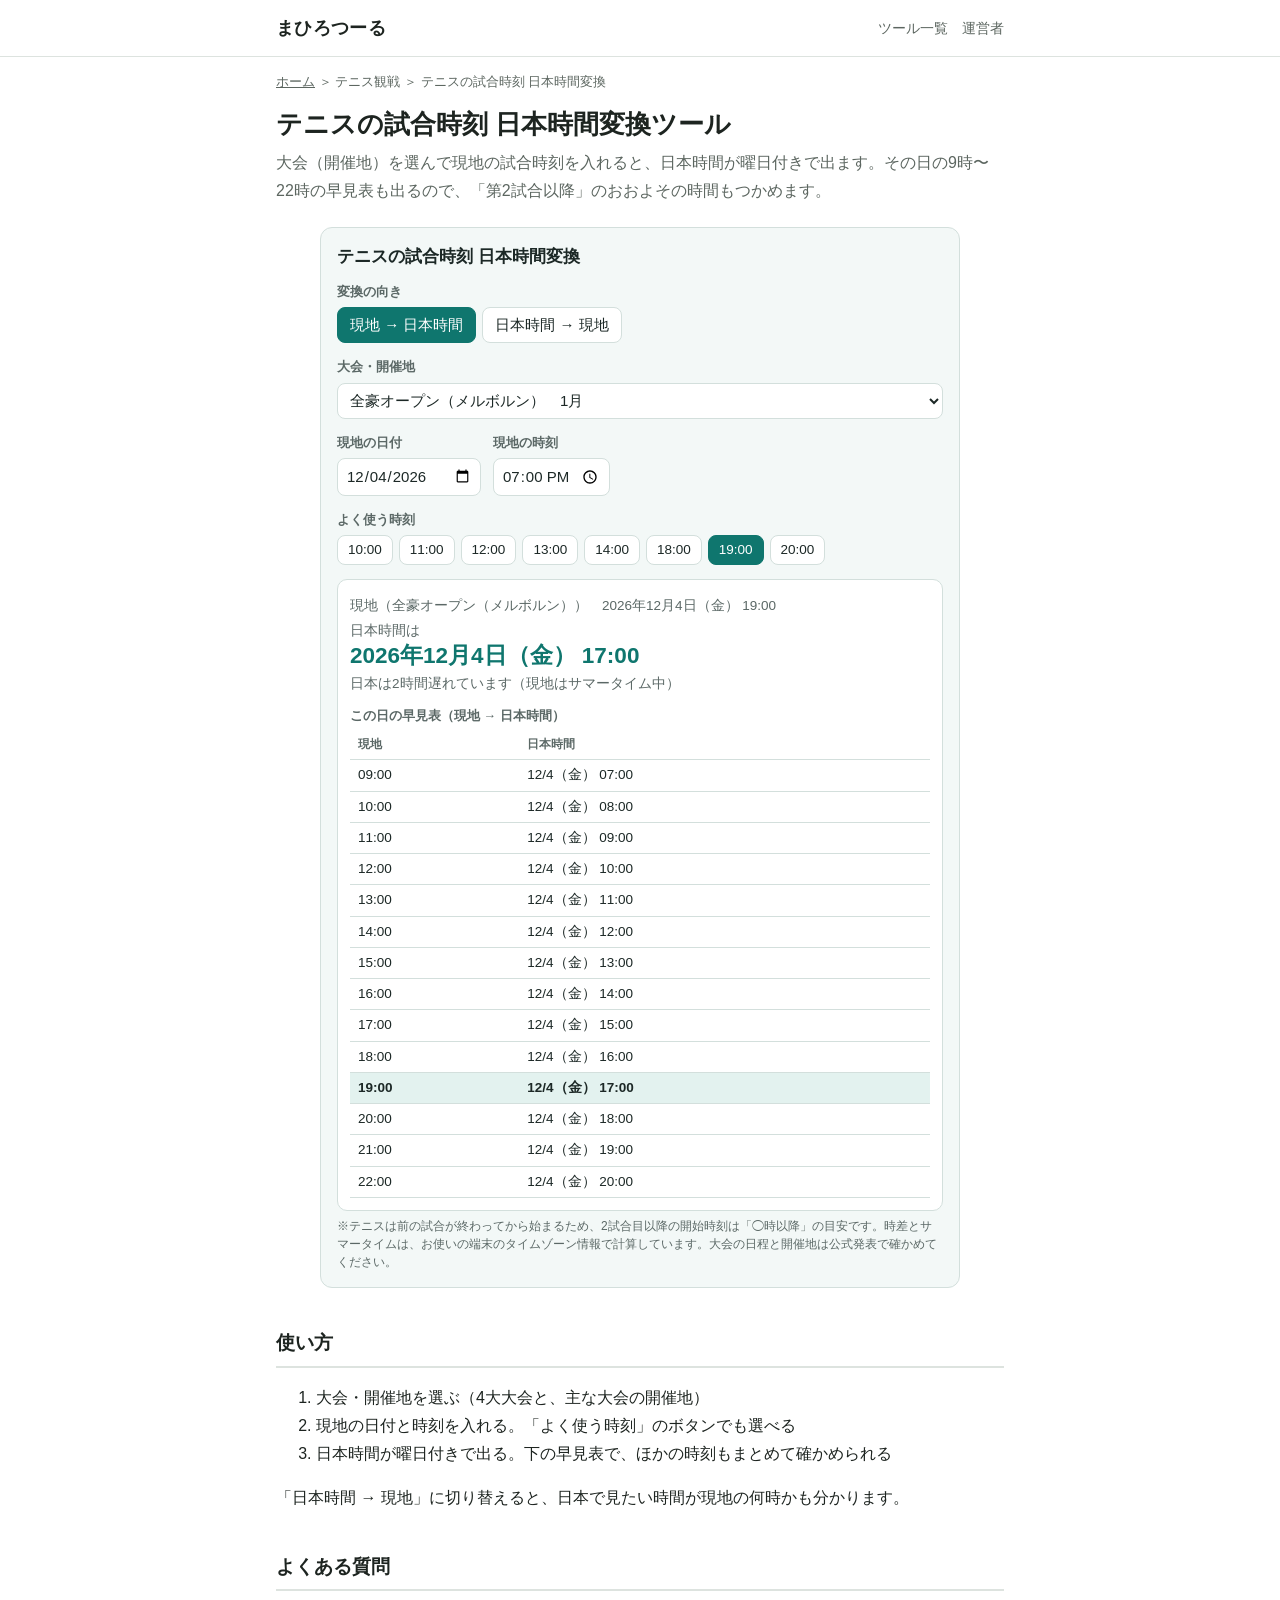
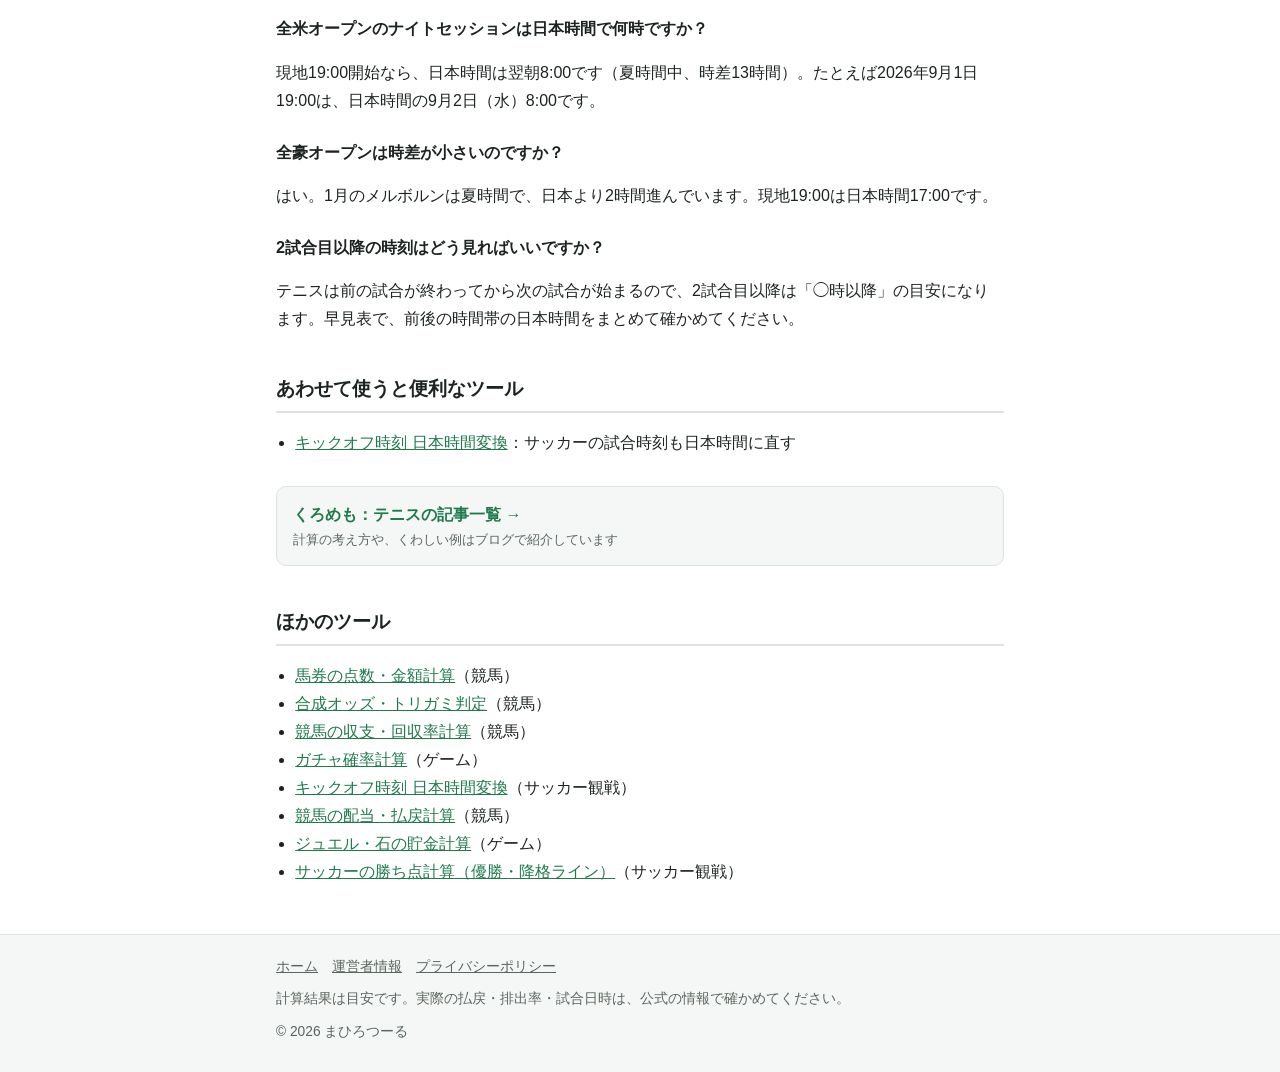
<file: tennis-jst/index.html>
<!doctype html><html lang="ja"><head><meta charset="utf-8"><meta name="viewport" content="width=device-width,initial-scale=1"><title>テニスの試合時刻 日本時間変換ツール｜まひろつーる</title><meta name="description" content="全豪・全仏・ウィンブルドン・全米など、テニスの大会の現地の試合時刻を曜日付きの日本時間に変換する無料ツール。サマータイムも自動で計算し、その日の早見表も出します。"><link rel="canonical" href="https://mahirotools.com/tennis-jst/"><meta property="og:title" content="テニスの試合時刻 日本時間変換ツール｜まひろつーる"><meta property="og:description" content="全豪・全仏・ウィンブルドン・全米など、テニスの大会の現地の試合時刻を曜日付きの日本時間に変換する無料ツール。サマータイムも自動で計算し、その日の早見表も出します。"><meta property="og:url" content="https://mahirotools.com/tennis-jst/"><meta property="og:site_name" content="まひろつーる"><meta property="og:type" content="website"><meta name="twitter:card" content="summary_large_image"><meta property="og:image" content="https://mahirotools.com/img/tennis-jst.jpg"><link rel="stylesheet" href="../style.css"><link rel="icon" href="../favicon.svg" type="image/svg+xml"><script async src="https://www.googletagmanager.com/gtag/js?id=G-DVRD8E0BH7"></script><script>window.dataLayer=window.dataLayer||[];function gtag(){dataLayer.push(arguments);}gtag('js',new Date());gtag('config','G-DVRD8E0BH7');</script><script async src="https://pagead2.googlesyndication.com/pagead/js/adsbygoogle.js?client=ca-pub-7625080695161072" crossorigin="anonymous"></script><script type="application/ld+json">{"@context": "https://schema.org", "@type": "WebApplication", "name": "テニスの試合時刻 日本時間変換ツール", "description": "全豪・全仏・ウィンブルドン・全米など、テニスの大会の現地の試合時刻を曜日付きの日本時間に変換する無料ツール。サマータイムも自動で計算し、その日の早見表も出します。", "applicationCategory": "UtilitiesApplication", "operatingSystem": "Any", "inLanguage": "ja", "url": "https://mahirotools.com/tennis-jst/", "offers": {"@type": "Offer", "price": "0", "priceCurrency": "JPY"}}</script></head><body><header class="site"><div class="wrap"><a class="logo" href="../">まひろつーる</a><nav><a href="../#tools">ツール一覧</a><a href="../about/">運営者</a></nav></div></header><main class="wrap"><p class="crumb"><a href="../">ホーム</a> ＞ テニス観戦 ＞ テニスの試合時刻 日本時間変換</p><h1>テニスの試合時刻 日本時間変換ツール</h1><p class="lead">大会（開催地）を選んで現地の試合時刻を入れると、日本時間が曜日付きで出ます。その日の9時〜22時の早見表も出るので、「第2試合以降」のおおよその時間もつかめます。</p>
<div id="ktn-root" class="ktn"></div>
<style>
.ktn{--a:#0f766e;--bg:#fff;--line:#d3dfdc;--sub:#5b6866;color:#1c2826 !important;background:#f3f8f7 !important;border:1px solid var(--line);border-radius:12px;padding:16px;max-width:640px;margin:1.5em auto;box-sizing:border-box;line-height:1.5;font-size:15px;text-align:left}
.ktn *{box-sizing:border-box}
.ktn-h{font-weight:700;font-size:1.15em;margin:0 0 12px}
.ktn-sec{margin:0 0 14px}
.ktn-lb{font-size:.85em;color:var(--sub);margin:0 0 6px;font-weight:700}
.ktn-seg{display:flex;flex-wrap:wrap;gap:6px}
.ktn button{font:inherit;cursor:pointer;border:1px solid var(--line);background:var(--bg);color:inherit;border-radius:8px;padding:6px 12px;min-height:36px;margin:0;line-height:1.2;box-shadow:none}
.ktn button.on{background:var(--a);border-color:var(--a);color:#fff}
.ktn button.ktn-mini{min-height:30px;padding:3px 10px;font-size:.9em}
.ktn select,.ktn input{font:inherit;padding:6px 8px;border:1px solid var(--line);border-radius:8px;background:#fff;color:#1c2826;max-width:100%;min-height:36px}
.ktn select{width:100%}
.ktn-inl{display:flex;gap:12px;flex-wrap:wrap;align-items:end}
.ktn-res{background:var(--bg);border:1px solid var(--line);border-radius:10px;padding:12px}
.ktn-big{font-size:1.5em;font-weight:700;color:var(--a);line-height:1.3;font-variant-numeric:tabular-nums}
.ktn-sub{font-size:.9em;color:var(--sub);margin-top:4px}
.ktn-err{color:#b3261e;font-size:.9em;margin-top:6px}
.ktn-note{font-size:.8em;color:var(--sub);margin-top:6px}
.ktn-tw{margin-top:12px}
.ktn table{border-collapse:collapse;width:100%;font-size:.9em;font-variant-numeric:tabular-nums;background:#fff}
.ktn th,.ktn td{border-bottom:1px solid var(--line);padding:5px 8px;text-align:left}
.ktn th{color:var(--sub);font-size:.88em}
.ktn tr.ktn-cur td{background:#e3f2ef;font-weight:700}
.ktn td.ktn-late{color:#8a5a00}
@media (max-width:420px){.ktn{padding:12px}.ktn-big{font-size:1.25em}}
</style>
<script>
(function(){
var root=document.getElementById('ktn-root');
if(!root){return;}
var GROUPS=[
{name:'4大大会（グランドスラム）',items:[
{k:'ao',tz:'Australia/Melbourne',name:'全豪オープン（メルボルン）',mon:'1月'},
{k:'rg',tz:'Europe/Paris',name:'全仏オープン（パリ）',mon:'5〜6月'},
{k:'wb',tz:'Europe/London',name:'ウィンブルドン（ロンドン）',mon:'6〜7月'},
{k:'uo',tz:'America/New_York',name:'全米オープン（ニューヨーク）',mon:'8〜9月'}]},
{name:'主な大会（開催地）',items:[
{k:'bri',tz:'Australia/Brisbane',name:'ブリスベン（オーストラリア）',mon:'1月'},
{k:'ade',tz:'Australia/Adelaide',name:'アデレード（オーストラリア）',mon:'1月'},
{k:'doh',tz:'Asia/Qatar',name:'ドーハ（カタール）',mon:'2月'},
{k:'dub',tz:'Asia/Dubai',name:'ドバイ（UAE）',mon:'2〜3月'},
{k:'iw',tz:'America/Los_Angeles',name:'インディアンウェルズ（アメリカ西部）',mon:'3月'},
{k:'mia',tz:'America/New_York',name:'マイアミ（アメリカ東部）',mon:'3〜4月'},
{k:'mc',tz:'Europe/Monaco',name:'モンテカルロ（モナコ）',mon:'4月'},
{k:'mad',tz:'Europe/Madrid',name:'マドリード（スペイン）',mon:'4〜5月'},
{k:'rom',tz:'Europe/Rome',name:'ローマ（イタリア）',mon:'5月'},
{k:'can',tz:'America/Toronto',name:'カナダ（トロント・モントリオール）',mon:'8月'},
{k:'cin',tz:'America/New_York',name:'シンシナティ（アメリカ東部）',mon:'8月'},
{k:'bei',tz:'Asia/Shanghai',name:'北京・上海（中国）',mon:'9〜10月'},
{k:'pm',tz:'Europe/Paris',name:'パリ（フランス・室内）',mon:'10〜11月'},
{k:'tur',tz:'Europe/Rome',name:'トリノ（イタリア）',mon:'11月'},
{k:'riy',tz:'Asia/Riyadh',name:'リヤド（サウジアラビア）',mon:''}]}
];
var QUICK=['10:00','11:00','12:00','13:00','14:00','18:00','19:00','20:00'];
var WD=['日','月','火','水','木','金','土'];
var now=new Date();
function pad(n){return (n<10?'0':'')+n;}
var st={dir:'toJst',k:'ao',date:now.getFullYear()+'-'+pad(now.getMonth()+1)+'-'+pad(now.getDate()),time:'19:00'};
var resEl=null;var timeEl=null;
function h(tag,attrs,kids){var e=document.createElement(tag);if(attrs){for(var a in attrs){if(a==='text'){e.textContent=attrs[a];}else if(a==='cls'){e.className=attrs[a];}else if(a.indexOf('on')===0){e.addEventListener(a.slice(2),attrs[a]);}else{e.setAttribute(a,attrs[a]);}}}if(kids){for(var j=0;j<kids.length;j++){if(kids[j]){e.appendChild(kids[j]);}}}return e;}
function item(k){for(var g=0;g<GROUPS.length;g++){for(var i=0;i<GROUPS[g].items.length;i++){if(GROUPS[g].items[i].k===k){return GROUPS[g].items[i];}}}return GROUPS[0].items[0];}
function parts(ms,tz){var f=new Intl.DateTimeFormat('en-US',{timeZone:tz,hourCycle:'h23',year:'numeric',month:'numeric',day:'numeric',hour:'numeric',minute:'numeric',second:'numeric'});var p={};var a=f.formatToParts(new Date(ms));for(var i=0;i<a.length;i++){p[a[i].type]=a[i].value;}var hr=Number(p.hour);if(hr===24){hr=0;}return {y:Number(p.year),m:Number(p.month),d:Number(p.day),h:hr,mi:Number(p.minute),s:Number(p.second)};}
function offset(ms,tz){var p=parts(ms,tz);return Date.UTC(p.y,p.m-1,p.d,p.h,p.mi,p.s)-Math.floor(ms/1000)*1000;}
function wallToUtc(y,m,d,hh,mm,tz){var guess=Date.UTC(y,m-1,d,hh,mm);var u=guess-offset(guess,tz);u=guess-offset(u,tz);var p=parts(u,tz);var ok=p.y===y?(p.m===m?(p.d===d?(p.h===hh?p.mi===mm:false):false):false):false;return {ms:u,ok:ok};}
function wd(p){return WD[new Date(Date.UTC(p.y,p.m-1,p.d)).getUTCDay()];}
function fmt(ms,tz){var p=parts(ms,tz);return p.y+'年'+p.m+'月'+p.d+'日（'+wd(p)+'） '+pad(p.h)+':'+pad(p.mi);}
function shortFmt(ms,tz){var p=parts(ms,tz);return p.m+'/'+p.d+'（'+wd(p)+'） '+pad(p.h)+':'+pad(p.mi);}
function diffText(ms,tz){var o=(offset(ms,'Asia/Tokyo')-offset(ms,tz))/3600000;var r=Math.round(o*100)/100;if(r===0){return '時差なし';}return '日本は'+(r>0?r+'時間進んでいます':(-r)+'時間遅れています');}
function isDst(ms,tz){var y=parts(ms,tz).y;var jan=offset(Date.UTC(y,0,15),tz);var jul=offset(Date.UTC(y,6,15),tz);if(jan===jul){return false;}return offset(ms,tz)===Math.max(jan,jul);}
function renderResult(){
if(!resEl){return;}resEl.textContent='';
var it=item(st.k);
var dm=/^(\d{4})-(\d{1,2})-(\d{1,2})$/.exec(st.date);var tm=/^(\d{1,2}):(\d{2})$/.exec(st.time);
if(!dm){resEl.appendChild(h('div',{cls:'ktn-err',text:'日付を選んでください。'}));return;}
if(!tm){resEl.appendChild(h('div',{cls:'ktn-err',text:'時刻を入れてください。'}));return;}
var y=Number(dm[1]),m=Number(dm[2]),d=Number(dm[3]);
var src=st.dir==='toJst'?it.tz:'Asia/Tokyo';var dst=st.dir==='toJst'?'Asia/Tokyo':it.tz;
var r=wallToUtc(y,m,d,Number(tm[1]),Number(tm[2]),src);
var srcLabel=st.dir==='toJst'?'現地（'+it.name+'）':'日本時間';
var dstLabel=st.dir==='toJst'?'日本時間':'現地（'+it.name+'）';
resEl.appendChild(h('div',{cls:'ktn-sub',text:srcLabel+'　'+fmt(r.ms,src)}));
resEl.appendChild(h('div',{cls:'ktn-sub',text:dstLabel+'は'}));
resEl.appendChild(h('div',{cls:'ktn-big',text:fmt(r.ms,dst)}));
resEl.appendChild(h('div',{cls:'ktn-sub',text:diffText(r.ms,it.tz)+(isDst(r.ms,it.tz)?'（現地はサマータイム中）':'')}));
if(!r.ok){resEl.appendChild(h('div',{cls:'ktn-err',text:'入力した時刻は、サマータイムの切り替えで存在しないか、2回ある時刻です。結果を確かめてください。'}));}
var tb=h('tbody');
for(var hh=9;hh<=22;hh++){var u=wallToUtc(y,m,d,hh,0,src).ms;var jp=parts(u,dst);var late=st.dir==='toJst'?(jp.h<6):false;
tb.appendChild(h('tr',{cls:hh===Number(tm[1])?'ktn-cur':''},[h('td',{text:pad(hh)+':00'}),h('td',{cls:late?'ktn-late':'',text:shortFmt(u,dst)+(late?'（深夜・早朝）':'')})]));}
resEl.appendChild(h('div',{cls:'ktn-tw'},[h('div',{cls:'ktn-lb',text:'この日の早見表（'+(st.dir==='toJst'?'現地 → 日本時間':'日本時間 → 現地')+'）'}),h('table',null,[h('thead',null,[h('tr',null,[h('th',{text:st.dir==='toJst'?'現地':'日本時間'}),h('th',{text:st.dir==='toJst'?'日本時間':'現地'})])]),tb])]));}
function render(){
root.textContent='';
root.appendChild(h('div',{cls:'ktn-h',text:'テニスの試合時刻 日本時間変換'}));
var dirs=[{id:'toJst',name:'現地 → 日本時間'},{id:'toLocal',name:'日本時間 → 現地'}];
var seg=h('div',{cls:'ktn-seg'});for(var i=0;i<dirs.length;i++){(function(dd){seg.appendChild(h('button',{type:'button',cls:dd.id===st.dir?'on':'',text:dd.name,onclick:function(){st.dir=dd.id;render();}}));})(dirs[i]);}
root.appendChild(h('div',{cls:'ktn-sec'},[h('div',{cls:'ktn-lb',text:'変換の向き'}),seg]));
var sel=h('select',{'aria-label':'大会・開催地',onchange:function(e){st.k=e.target.value;renderResult();}});
for(var g=0;g<GROUPS.length;g++){var og=h('optgroup',{label:GROUPS[g].name});for(var z=0;z<GROUPS[g].items.length;z++){var it=GROUPS[g].items[z];var o=h('option',{value:it.k,text:it.name+(it.mon?'　'+it.mon:'')});if(it.k===st.k){o.selected=true;}og.appendChild(o);}sel.appendChild(og);}
root.appendChild(h('div',{cls:'ktn-sec'},[h('div',{cls:'ktn-lb',text:'大会・開催地'}),sel]));
var di=h('input',{type:'date',value:st.date,'aria-label':'日付',oninput:function(e){st.date=e.target.value;renderResult();}});
timeEl=h('input',{type:'time',value:st.time,step:'300','aria-label':'時刻',oninput:function(e){st.time=e.target.value;renderResult();}});
var lab=st.dir==='toJst'?'現地の':'日本時間の';
root.appendChild(h('div',{cls:'ktn-sec ktn-inl'},[h('div',null,[h('div',{cls:'ktn-lb',text:lab+'日付'}),di]),h('div',null,[h('div',{cls:'ktn-lb',text:lab+'時刻'}),timeEl])]));
var qs=h('div',{cls:'ktn-seg'});for(var q=0;q<QUICK.length;q++){(function(t){qs.appendChild(h('button',{type:'button',cls:'ktn-mini'+(st.time===t?' on':''),text:t,onclick:function(){st.time=t;render();}}));})(QUICK[q]);}
root.appendChild(h('div',{cls:'ktn-sec'},[h('div',{cls:'ktn-lb',text:'よく使う時刻'}),qs]));
resEl=h('div',{cls:'ktn-res'});root.appendChild(resEl);
root.appendChild(h('div',{cls:'ktn-note',text:'※テニスは前の試合が終わってから始まるため、2試合目以降の開始時刻は「◯時以降」の目安です。時差とサマータイムは、お使いの端末のタイムゾーン情報で計算しています。大会の日程と開催地は公式発表で確かめてください。'}));
renderResult();}
render();
})();
</script>

<h2>使い方</h2>
<ol>
<li>大会・開催地を選ぶ（4大大会と、主な大会の開催地）</li>
<li>現地の日付と時刻を入れる。「よく使う時刻」のボタンでも選べる</li>
<li>日本時間が曜日付きで出る。下の早見表で、ほかの時刻もまとめて確かめられる</li>
</ol>
<p>「日本時間 → 現地」に切り替えると、日本で見たい時間が現地の何時かも分かります。</p>
<h2>よくある質問</h2>
<h3>全米オープンのナイトセッションは日本時間で何時ですか？</h3>
<p>現地19:00開始なら、日本時間は翌朝8:00です（夏時間中、時差13時間）。たとえば2026年9月1日19:00は、日本時間の9月2日（水）8:00です。</p>
<h3>全豪オープンは時差が小さいのですか？</h3>
<p>はい。1月のメルボルンは夏時間で、日本より2時間進んでいます。現地19:00は日本時間17:00です。</p>
<h3>2試合目以降の時刻はどう見ればいいですか？</h3>
<p>テニスは前の試合が終わってから次の試合が始まるので、2試合目以降は「◯時以降」の目安になります。早見表で、前後の時間帯の日本時間をまとめて確かめてください。</p>
<section class="related"><h2>あわせて使うと便利なツール</h2><ul><li><a href="../kickoff-jst/">キックオフ時刻 日本時間変換</a>：サッカーの試合時刻も日本時間に直す</li></ul></section><a class="more" href="https://kuromemo.blog.jp/archives/cat_379064.html">くろめも：テニスの記事一覧 →<small>計算の考え方や、くわしい例はブログで紹介しています</small></a><section class="related"><h2>ほかのツール</h2><ul><li><a href="../bakken-tensu/">馬券の点数・金額計算</a>（競馬）</li><li><a href="../gousei-odds/">合成オッズ・トリガミ判定</a>（競馬）</li><li><a href="../keiba-shushi/">競馬の収支・回収率計算</a>（競馬）</li><li><a href="../gacha-kakuritsu/">ガチャ確率計算</a>（ゲーム）</li><li><a href="../kickoff-jst/">キックオフ時刻 日本時間変換</a>（サッカー観戦）</li><li><a href="../keiba-haitou/">競馬の配当・払戻計算</a>（競馬）</li><li><a href="../jewel-chokin/">ジュエル・石の貯金計算</a>（ゲーム）</li><li><a href="../soccer-kachiten/">サッカーの勝ち点計算（優勝・降格ライン）</a>（サッカー観戦）</li></ul></section></main><footer class="site"><div class="wrap"><a href="../">ホーム</a><a href="../about/">運営者情報</a><a href="../privacy/">プライバシーポリシー</a><p>計算結果は目安です。実際の払戻・排出率・試合日時は、公式の情報で確かめてください。</p><p>© 2026 まひろつーる</p></div></footer></body></html>
</file>
<file: style.css>
:root{--ink:#1d2420;--sub:#5c6660;--line:#dde3df;--bg:#ffffff;--soft:#f4f7f5;--a:#1f7a4d;--a2:#165c3a;color-scheme:light}
*{box-sizing:border-box}
html{-webkit-text-size-adjust:100%}
body{margin:0;background:var(--bg);color:var(--ink);font-family:"Hiragino Sans","Hiragino Kaku Gothic ProN","Yu Gothic UI","Yu Gothic","Meiryo",sans-serif;line-height:1.75;font-size:16px}
a{color:var(--a)}
a:hover{color:var(--a2)}
.wrap{max-width:760px;margin:0 auto;padding:0 16px}
header.site{border-bottom:1px solid var(--line);background:#fff}
header.site .wrap{display:flex;align-items:center;justify-content:space-between;gap:12px;min-height:56px}
.logo{font-weight:800;font-size:1.1em;color:var(--ink);text-decoration:none;letter-spacing:.02em}
.logo span{color:var(--a)}
header nav a{font-size:.9em;color:var(--sub);text-decoration:none;margin-left:14px}
.crumb{font-size:.82em;color:var(--sub);margin:14px 0 0}
.crumb a{color:var(--sub)}
h1{font-size:1.6em;line-height:1.35;margin:.5em 0 .3em}
h2{font-size:1.2em;margin:2em 0 .6em;padding-bottom:.3em;border-bottom:2px solid var(--line)}
h3{font-size:1.02em;margin:1.4em 0 .3em}
.lead{color:var(--sub);margin:0 0 .5em}
.note{font-size:.88em;color:var(--sub);background:var(--soft);border-radius:8px;padding:10px 12px}
.more{display:block;margin:1.8em 0 0;padding:14px 16px;border:1px solid var(--line);border-radius:10px;background:var(--soft);text-decoration:none;font-weight:700}
.more small{display:block;font-weight:400;color:var(--sub);font-size:.8em}
.hero{padding:28px 0 8px}
.hero h1{font-size:1.9em;margin:0 0 .2em}
.hero p{color:var(--sub);margin:0}
.group{margin:28px 0 0}
.group h2{border:0;margin:0 0 10px;padding:0;font-size:.95em;color:var(--sub);letter-spacing:.08em}
.cards{display:grid;grid-template-columns:repeat(auto-fill,minmax(220px,1fr));gap:12px}
.card{display:block;border:1px solid var(--line);border-radius:12px;overflow:hidden;text-decoration:none;color:var(--ink);background:#fff;transition:border-color .15s,box-shadow .15s}
.card:hover{border-color:var(--a);box-shadow:0 4px 14px rgba(0,0,0,.06);color:var(--ink)}
.card img{display:block;width:100%;height:auto;aspect-ratio:16/9;object-fit:cover;background:var(--soft)}
.card b{display:block;padding:10px 12px 0;font-size:1em}
.card span{display:block;padding:2px 12px 12px;font-size:.84em;color:var(--sub);line-height:1.55}
.related{margin:2.4em 0 0}
.related ul,.blogs{padding-left:1.2em}
footer.site{margin:48px 0 0;border-top:1px solid var(--line);background:var(--soft);font-size:.86em;color:var(--sub)}
footer.site .wrap{padding:20px 16px 28px}
footer.site a{color:var(--sub);margin-right:14px}
footer.site p{margin:.6em 0 0}
@media (max-width:520px){h1{font-size:1.35em}.hero h1{font-size:1.5em}header nav a{margin-left:10px}}
</file>
